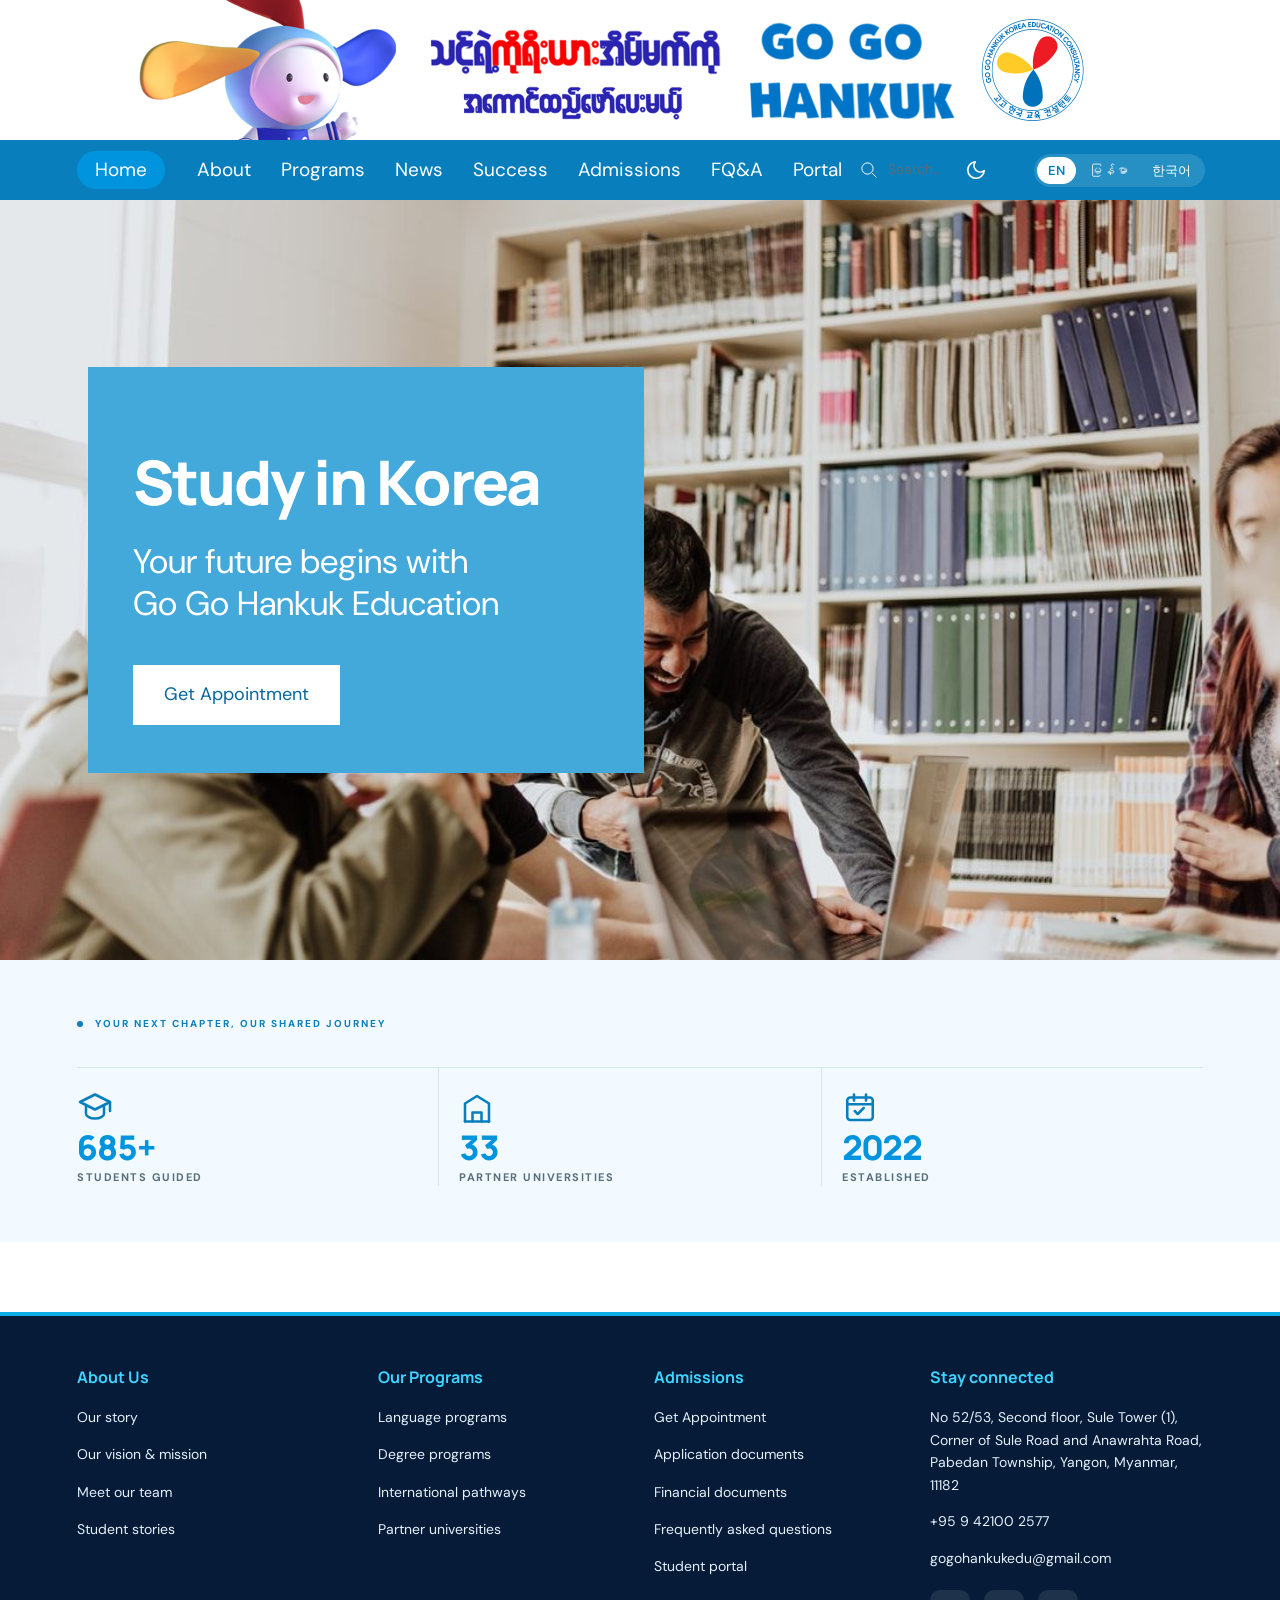
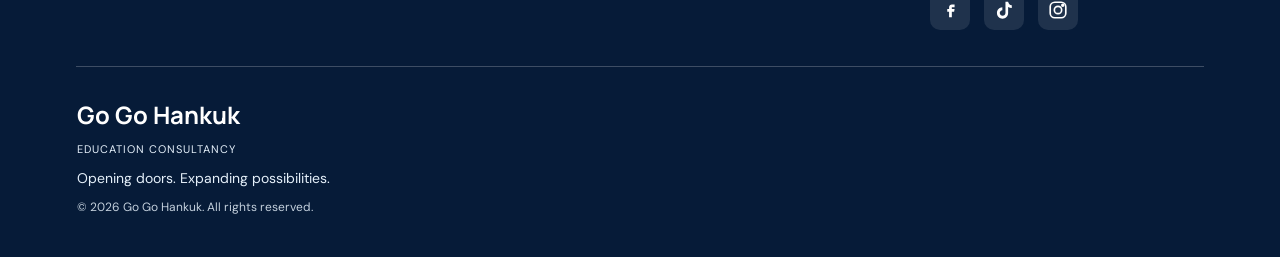
<file: index.html>
<!doctype html>
<html lang="en">

<head>
    <meta charset="utf-8">
    <meta name="viewport" content="width=device-width,initial-scale=1">
    <meta name="description" content="Go Go Education — Home. Explore your education journey.">
    <title>Home | Go Go Education</title>
    <link rel="icon" href="assets/go-go-logo.png">
    <script>(function(){try{var t=localStorage.getItem("theme");if(t!=="dark"&&t!=="light")t=matchMedia("(prefers-color-scheme:dark)").matches?"dark":"light";document.documentElement.setAttribute("data-theme",t);}catch(e){}})()</script>
    <link rel="stylesheet" href="styles.css">
    <link rel="stylesheet" href="home-layout.css">
    <link rel="stylesheet" href="pages.css">
    <link rel="stylesheet" href="theme.css">
    <script src="content.js" defer></script>
    <script src="cms-bridge.js" defer></script>
    <script src="cms-client.js" defer></script>
    <script src="translations.js" defer></script>
    <script src="i18n.js" defer></script>
    <script src="app.js" defer></script>
</head>

<body><a class="skip" href="#main">Skip to content</a>
    <header class="school-header"><a class="web-banner" href="index.html"
            aria-label="Go Go Education home"><img src="assets/web-banner.png"
                alt="Go Go Hankuk Korea Education Consultancy banner" width="2560" height="280"></a>
        <div class="mobile-bar"><span>GO GO EDUCATION</span><button class="menu-toggle" aria-expanded="false"
                aria-controls="navigation">Menu ☰</button></div>
        <nav id="navigation" aria-label="Main navigation"><a href="index.html" aria-current="page">Home</a><a href="about.html">About</a><a
                href="programs.html">Programs</a><a href="news.html">News</a><a href="success.html">Success</a><a
                href="admissions.html">Admissions</a><a href="faq.html">FQ&A</a><a href="portal.html">Portal</a><button class="nav-search"
                id="search-open" aria-label="Search programs"><img src="assets/search.svg" width="25" height="25"
                    alt=""><span class="nav-search-label">Search…</span></button><button class="theme-toggle" id="theme-toggle" aria-label="Switch to dark mode"><svg class="icon-moon" viewBox="0 0 24 24" aria-hidden="true"><path d="M21 12.8A9 9 0 1 1 11.2 3a7 7 0 0 0 9.8 9.8z"/></svg><svg class="icon-sun" viewBox="0 0 24 24" aria-hidden="true"><circle cx="12" cy="12" r="4"/><path d="M12 2v2M12 20v2M4.9 4.9l1.4 1.4M17.7 17.7l1.4 1.4M2 12h2M20 12h2M4.9 19.1l1.4-1.4M17.7 6.3l1.4-1.4"/></svg></button></nav>
    </header>
    <main id="main">
        <section class="hero">
            <div class="hero-copy">
                <p class="eyebrow"><span class="dot"></span> BIG DREAMS. NEW POSSIBILITIES.</p>
                <h1 id="hero-title">Study in Korea</h1>
                <p id="hero-description" class="intro"></p>
                <div class="hero-actions"><a class="button js-appointment" href="admissions.html">Get Appointment</a><a
                        class="text-link" href="admissions.html">Talk to an advisor <span>→</span></a></div>
                <div class="hero-note"><span class="note-icon">✧</span><span>Your ambition. Our guidance.<br><strong>A
                            world of opportunity.</strong></span></div>
            </div>
            <div class="hero-visual"><img id="hero-image" alt="Students collaborating on their studies"
                    fetchpriority="high">
                <div class="image-label"><span class="mini-globe">◎</span> A brighter future, without borders.</div>
                <div class="floating-note"><span>✦</span>
                    <div>Dream big.<br><strong>We’ll help you get there.</strong></div>
                </div><span class="photo-index">01 / YOUR JOURNEY BEGINS</span>
            </div>
        </section>
        <section class="impact">
            <p class="eyebrow"><span class="dot"></span> YOUR NEXT CHAPTER, OUR SHARED JOURNEY</p>
            <ul class="about-stats impact-stats" id="impact-stats"></ul>
        </section>
    </main>
    <footer>
        <div class="footer-band">
            <div class="footer-main">
                <div class="footer-col">
                    <strong>About Us</strong>
                    <a href="about.html#about-us">Our story</a>
                    <a href="about.html#vision-mission">Our vision &amp; mission</a>
                    <a href="about.html#leadership">Meet our team</a>
                    <a href="success.html">Student stories</a>
                </div>
                <div class="footer-col">
                    <strong>Our Programs</strong>
                    <a href="programs.html">Language programs</a>
                    <a href="programs.html">Degree programs</a>
                    <a href="programs.html">International pathways</a>
                    <a href="about.html#network">Partner universities</a>
                </div>
                <div class="footer-col">
                    <strong>Admissions</strong>
                    <a href="admissions.html" class="js-appointment">Get Appointment</a>
                    <a href="admissions.html">Application documents</a>
                    <a href="admissions.html">Financial documents</a>
                    <a href="faq.html">Frequently asked questions</a>
                    <a href="portal.html">Student portal</a>
                </div>
                <div class="footer-col footer-contact">
                    <strong>Stay connected</strong>
                    <p>No 52/53, Second floor, Sule Tower (1), Corner of Sule Road and Anawrahta Road, Pabedan Township, Yangon, Myanmar, 11182</p>
                    <a href="tel:+959421002577">+95 9 42100 2577</a>
                    <a href="mailto:gogohankukedu@gmail.com">gogohankukedu@gmail.com</a>
                    <div class="social-links">
                        <a href="https://www.facebook.com/share/17Yx3BDXqD/" target="_blank" rel="noopener" aria-label="Facebook"><svg viewBox="0 0 24 24" fill="currentColor"><path d="M14 9h3V6h-3c-1.7 0-3 1.3-3 3v2H9v3h2v6h3v-6h2.5l.5-3H14V9c0-.3.2-.5.5-.5z"/></svg></a>
                        <a href="https://www.tiktok.com/@go.go.hankuk" target="_blank" rel="noopener" aria-label="TikTok"><svg viewBox="0 0 24 24" fill="currentColor"><path d="M16.5 3c.4 2.1 1.8 3.6 4 3.9v3c-1.4 0-2.8-.4-4-1.2v6.6c0 3.4-2.7 6.2-6.1 6.2S4.3 18.7 4.3 15.3c0-3.3 2.6-6 5.9-6.2v3.1c-1.6.2-2.8 1.5-2.8 3.1 0 1.7 1.4 3.1 3.1 3.1s3.1-1.4 3.1-3.1V3h2.9z"/></svg></a>
                        <a href="https://www.instagram.com/gogohankuk" target="_blank" rel="noopener" aria-label="Instagram"><svg viewBox="0 0 24 24" fill="none" stroke="currentColor" stroke-width="1.8"><rect x="3.5" y="3.5" width="17" height="17" rx="5"/><circle cx="12" cy="12" r="4"/><circle cx="17.2" cy="6.8" r="1"/></svg></a>
                    </div>
                </div>
            </div>
            <div class="footer-divider"></div>
            <div class="footer-brand-row"><span><strong data-brand>Go Go Hankuk</strong></span>
                <p class="footer-tagline-small">EDUCATION CONSULTANCY</p>
                <p class="footer-tagline">Opening doors. Expanding possibilities.</p>
                <p class="footer-copy">© <span id="year"></span> <span data-brand>Go Go Hankuk</span>. All rights reserved.</p>
            </div>
        </div>
    </footer>
    <dialog id="detail-dialog" aria-labelledby="dialog-title"><button class="close-dialog"
            aria-label="Close details">×</button>
        <p class="eyebrow" id="dialog-label"></p>
        <h2 id="dialog-title"></h2>
        <div id="dialog-body"></div><a class="button" href="admissions.html" id="dialog-cta">Talk about your next step
            ↗</a>
    </dialog><noscript>
        <p>Enable JavaScript to view program details and news content.</p>
    </noscript>
</body>

</html>
</file>
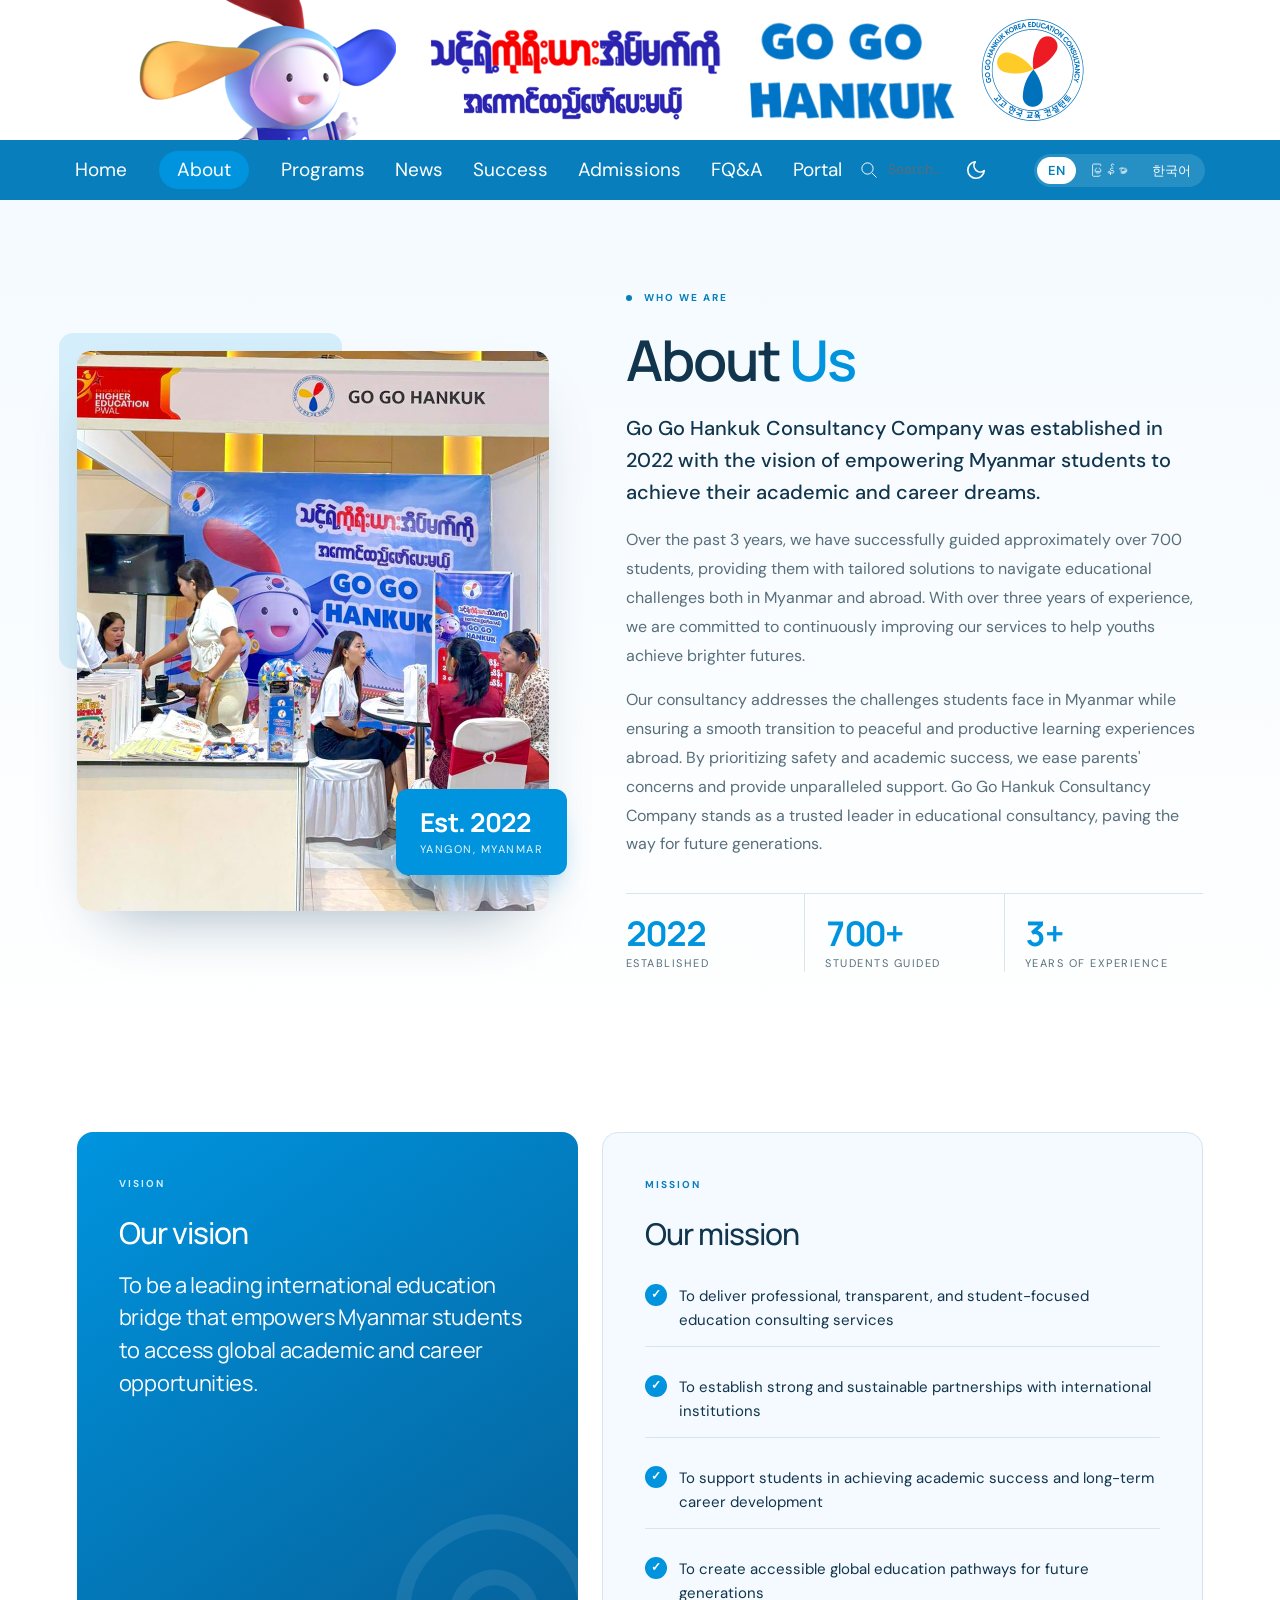
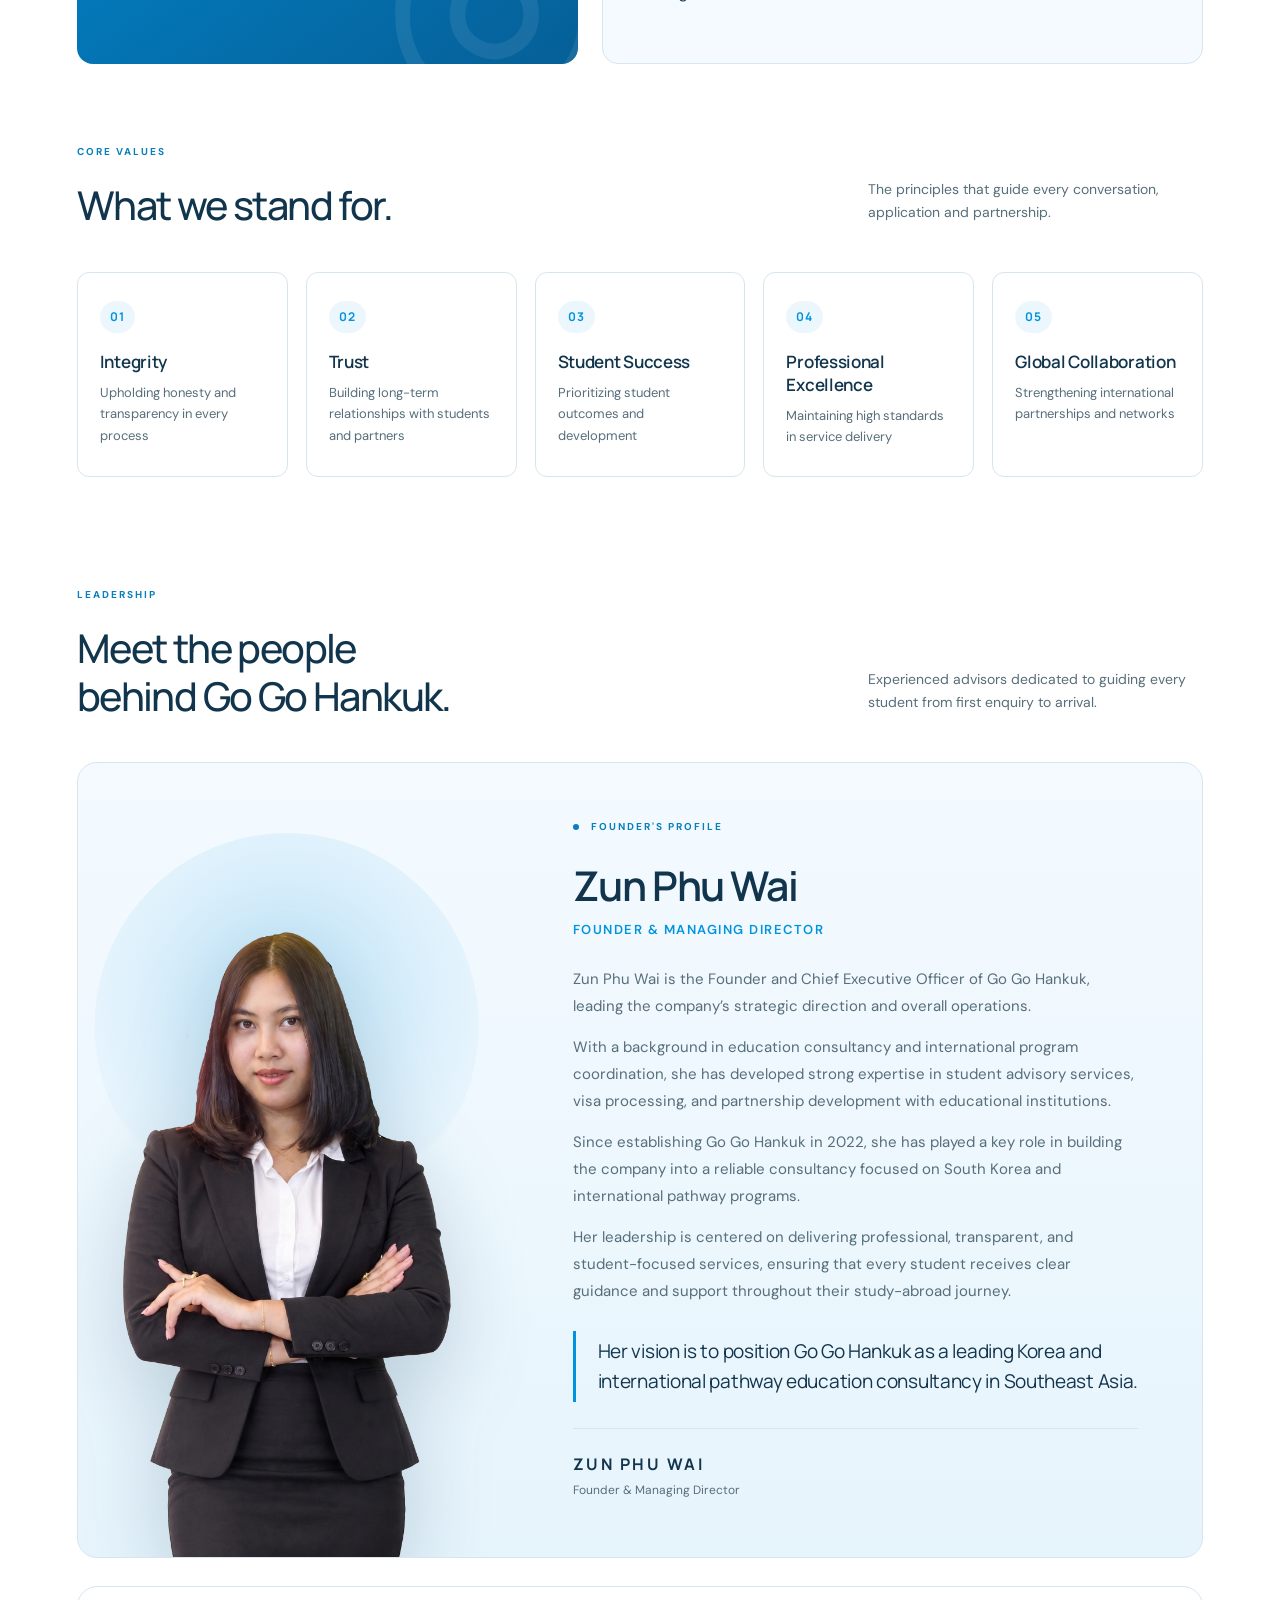
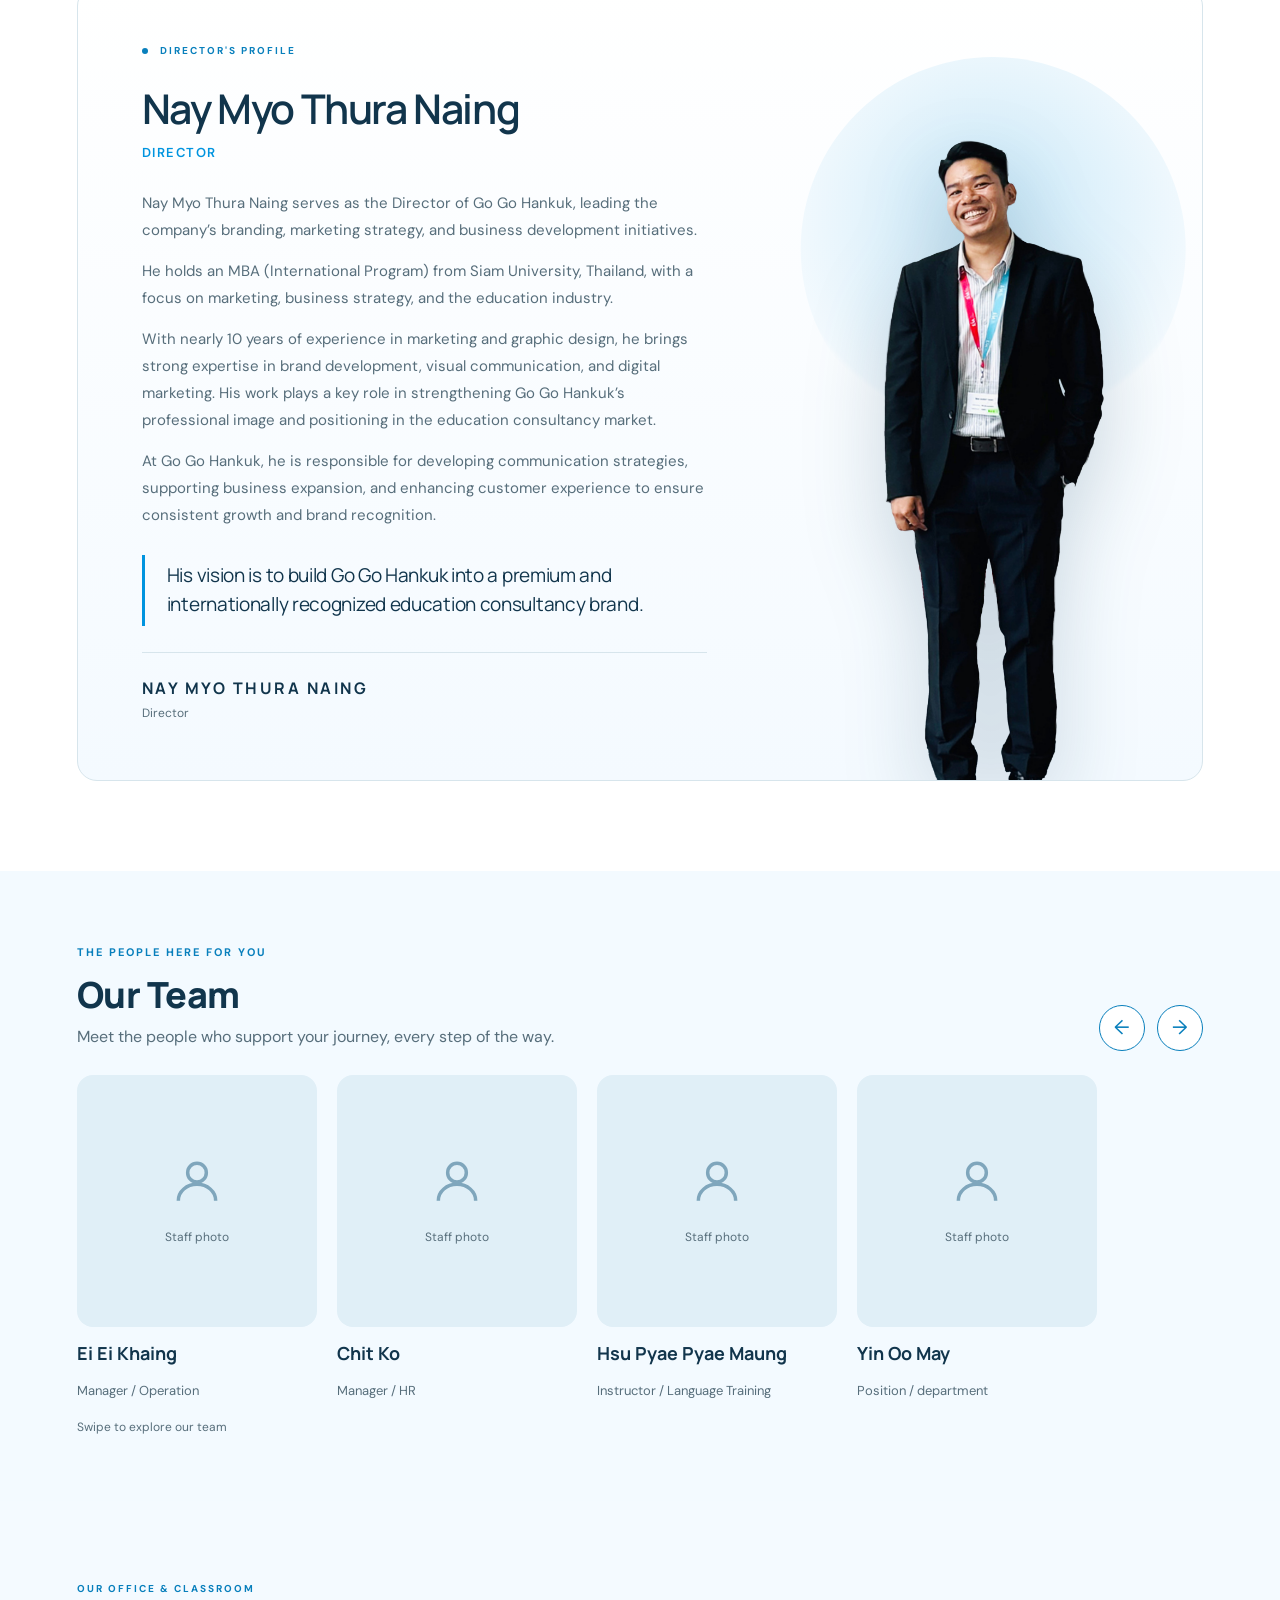
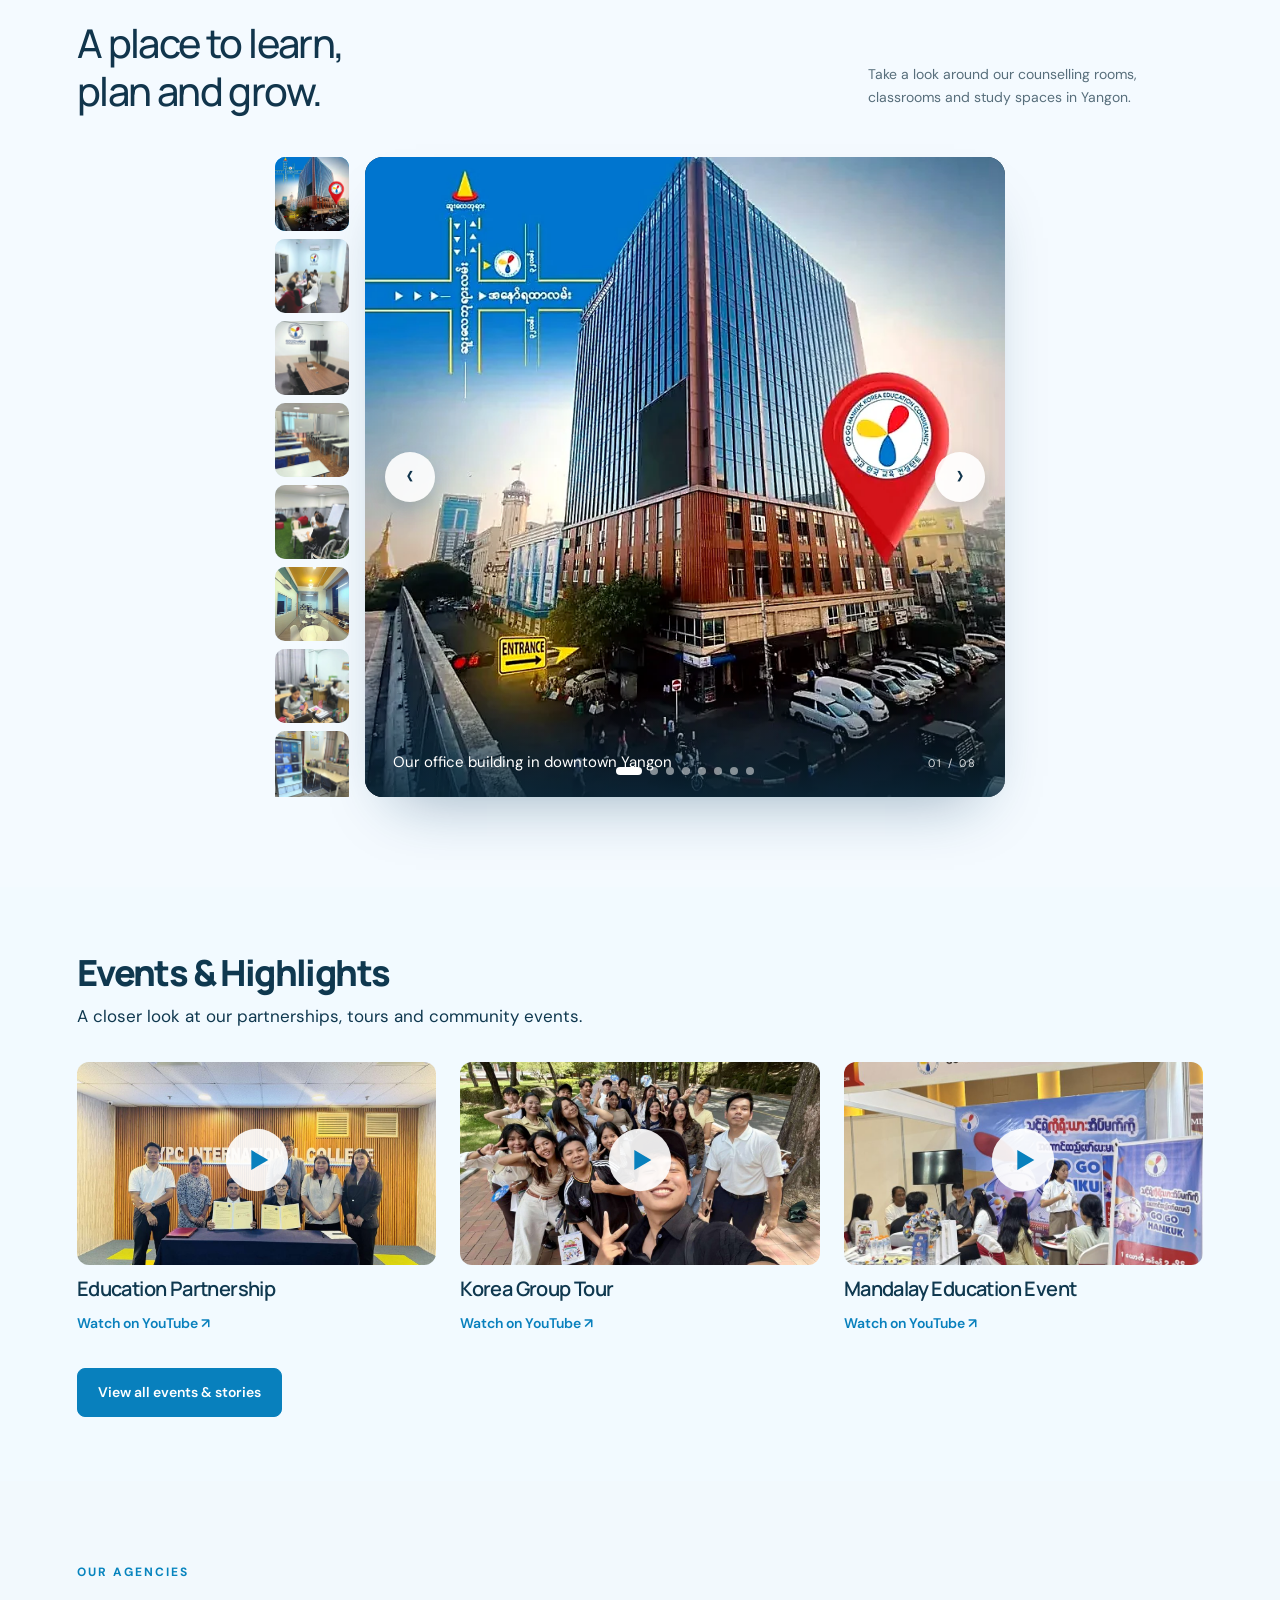
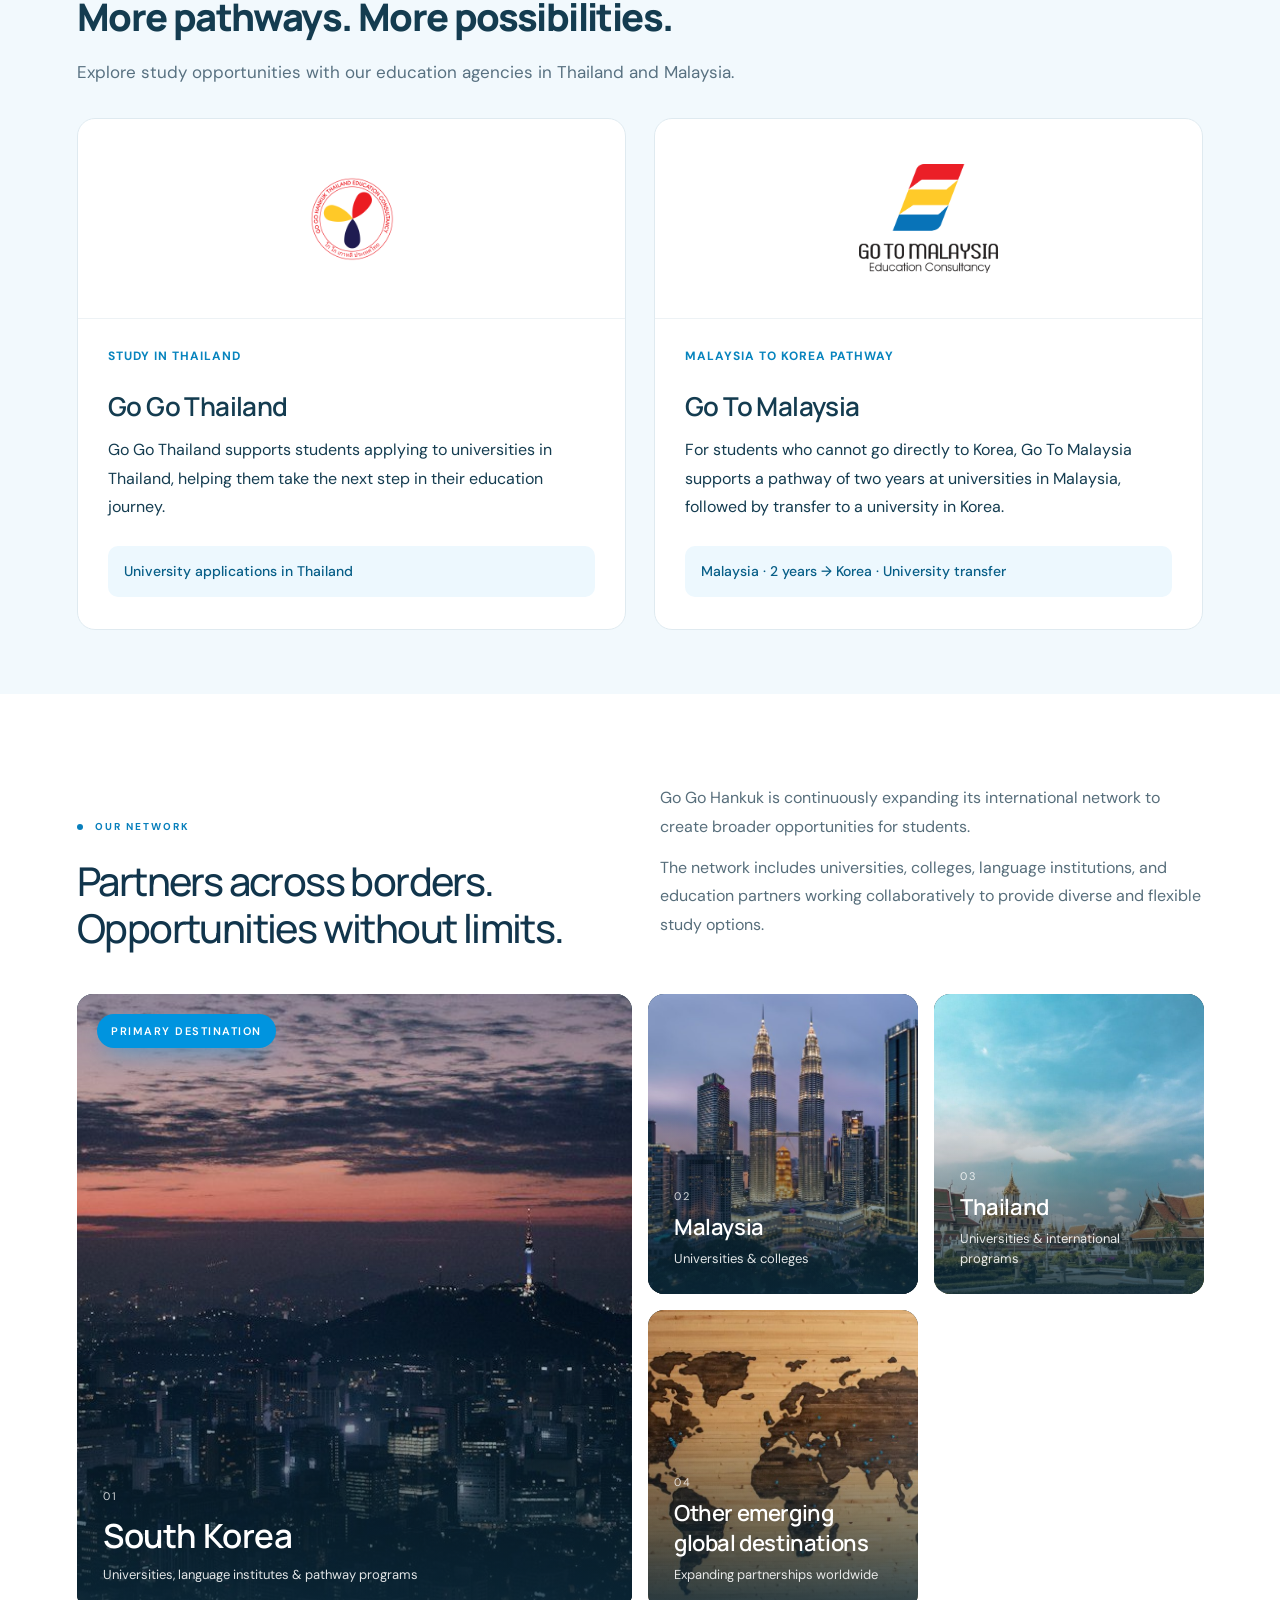
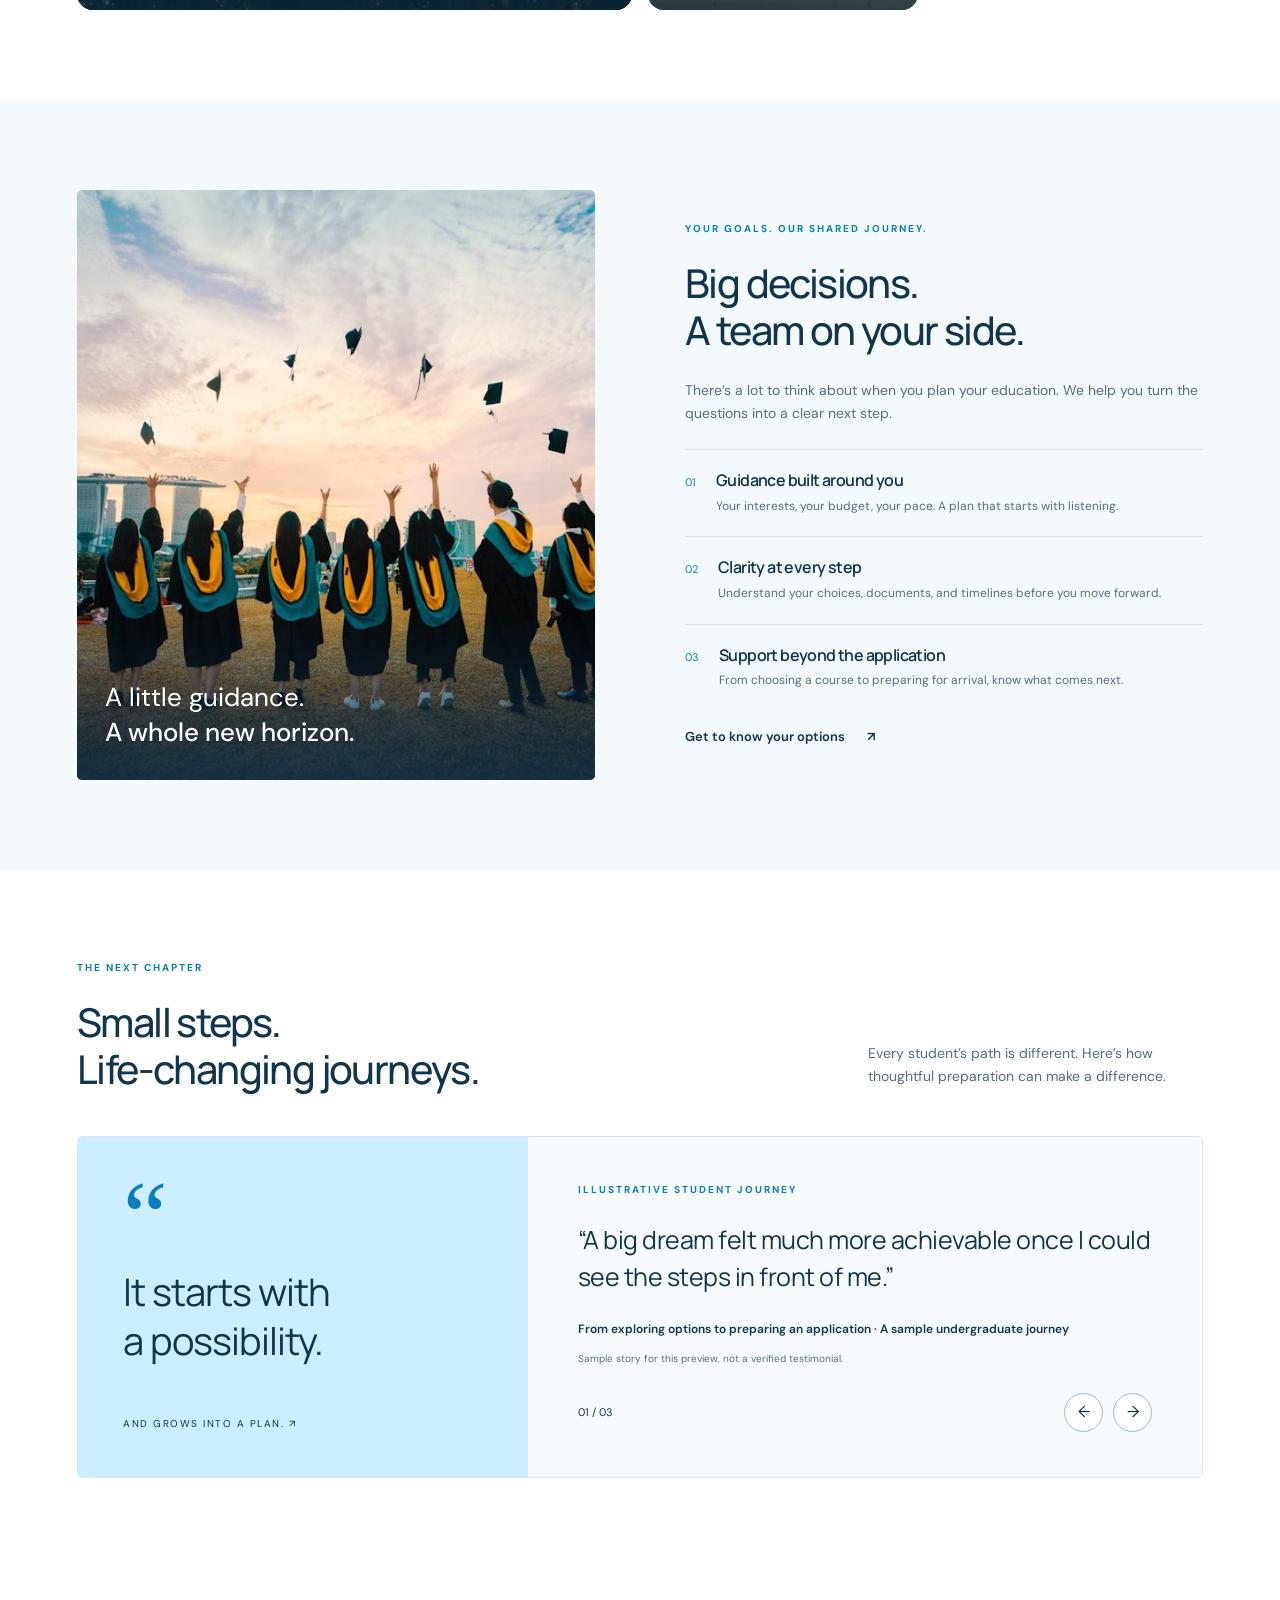
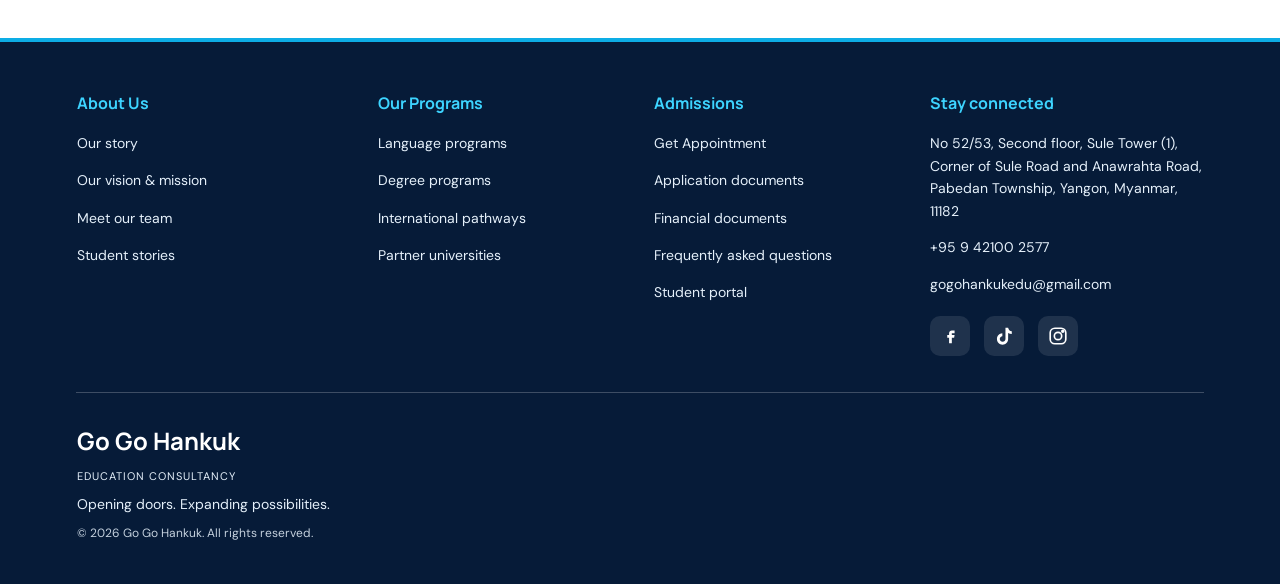
<file: about.html>
<!doctype html>
<html lang="en">

<head>
    <meta charset="utf-8">
    <meta name="viewport" content="width=device-width,initial-scale=1">
    <meta name="description" content="Go Go Education — About. Explore your education journey.">
    <title>About | Go Go Education</title>
    <link rel="icon" href="assets/go-go-logo.png">
    <script>(function(){try{var t=localStorage.getItem("theme");if(t!=="dark"&&t!=="light")t=matchMedia("(prefers-color-scheme:dark)").matches?"dark":"light";document.documentElement.setAttribute("data-theme",t);}catch(e){}})()</script>
    <link rel="stylesheet" href="styles.css">
    <link rel="stylesheet" href="home-layout.css">
    <link rel="stylesheet" href="pages.css">
    <link rel="stylesheet" href="theme.css">
    <script src="content.js" defer></script>
    <script src="cms-bridge.js" defer></script>
    <script src="cms-client.js" defer></script>
    <script src="translations.js" defer></script>
    <script src="i18n.js" defer></script>
    <script src="app.js" defer></script>
</head>

<body><a class="skip" href="#main">Skip to content</a>
    <header class="school-header"><a class="web-banner" href="index.html" aria-label="Go Go Education home"><img
                src="assets/web-banner.png" alt="Go Go Hankuk Korea Education Consultancy banner" width="2560"
                height="280"></a>
        <div class="mobile-bar"><span>GO GO EDUCATION</span><button class="menu-toggle" aria-expanded="false"
                aria-controls="navigation">Menu ☰</button></div>
        <nav id="navigation" aria-label="Main navigation"><a href="index.html">Home</a><a href="about.html"
                aria-current="page">About</a><a href="programs.html">Programs</a><a href="news.html">News</a><a
                href="success.html">Success</a><a href="admissions.html">Admissions</a><a
                href="faq.html">FQ&A</a><a href="portal.html">Portal</a><button class="nav-search" id="search-open" aria-label="Search programs"><img
                    src="assets/search.svg" width="25" height="25" alt=""><span class="nav-search-label">Search…</span></button><button class="theme-toggle" id="theme-toggle" aria-label="Switch to dark mode"><svg class="icon-moon" viewBox="0 0 24 24" aria-hidden="true"><path d="M21 12.8A9 9 0 1 1 11.2 3a7 7 0 0 0 9.8 9.8z"/></svg><svg class="icon-sun" viewBox="0 0 24 24" aria-hidden="true"><circle cx="12" cy="12" r="4"/><path d="M12 2v2M12 20v2M4.9 4.9l1.4 1.4M17.7 17.7l1.4 1.4M2 12h2M20 12h2M4.9 19.1l1.4-1.4M17.7 6.3l1.4-1.4"/></svg></button></nav>
    </header>
    <main id="main">
        <section id="about-us" class="about-intro">
            <div class="about-media">
                <img id="about-image" alt="Students celebrating their achievements together" loading="lazy">
                <div class="about-badge"><strong>Est. 2022</strong><span>Yangon, Myanmar</span></div>
            </div>
            <div class="about-copy">
                <p class="eyebrow"><span class="dot"></span> WHO WE ARE</p>
                <h1 data-i18n="aboutUsTitle">About <em>Us</em></h1>
                <p class="about-lead">Go Go Hankuk Consultancy Company was established in 2022 with the vision of
                    empowering Myanmar students to achieve their academic and career dreams.</p>
                <p>Over the past 3 years, we have successfully guided approximately over 700 students, providing them
                    with tailored solutions to navigate educational challenges both in Myanmar and abroad. With over
                    three years of experience, we are committed to continuously improving our services to help youths
                    achieve brighter futures.</p>
                <p>Our consultancy addresses the challenges students face in Myanmar while ensuring a smooth transition
                    to peaceful and productive learning experiences abroad. By prioritizing safety and academic
                    success, we ease parents' concerns and provide unparalleled support. Go Go Hankuk Consultancy
                    Company stands as a trusted leader in educational consultancy, paving the way for future
                    generations.</p>
                <ul class="about-stats">
                    <li><strong>2022</strong><span>Established</span></li>
                    <li><strong>700+</strong><span>Students guided</span></li>
                    <li><strong>3+</strong><span>Years of experience</span></li>
                </ul>
            </div>
        </section>
        <section id="vision-mission" class="vmv section">
            <div class="vmv-top">
                <article class="vmv-card vmv-vision">
                    <p class="eyebrow">VISION</p>
                    <h2>Our vision</h2>
                    <p class="vmv-statement">To be a leading international education bridge that empowers Myanmar
                        students to access global academic and career opportunities.</p>
                    <span class="vmv-glyph" aria-hidden="true">◎</span>
                </article>
                <article class="vmv-card vmv-mission">
                    <p class="eyebrow">MISSION</p>
                    <h2>Our mission</h2>
                    <ul class="vmv-list">
                        <li>To deliver professional, transparent, and student-focused education consulting services</li>
                        <li>To establish strong and sustainable partnerships with international institutions</li>
                        <li>To support students in achieving academic success and long-term career development</li>
                        <li>To create accessible global education pathways for future generations</li>
                    </ul>
                </article>
            </div>
            <div class="vmv-values">
                <div class="section-heading">
                    <div>
                        <p class="eyebrow">CORE VALUES</p>
                        <h2>What we stand for.</h2>
                    </div>
                    <p>The principles that guide every conversation, application and partnership.</p>
                </div>
                <ul class="values-grid">
                    <li><span class="value-icon" aria-hidden="true">01</span><h3>Integrity</h3><p>Upholding honesty and transparency in every process</p></li>
                    <li><span class="value-icon" aria-hidden="true">02</span><h3>Trust</h3><p>Building long-term relationships with students and partners</p></li>
                    <li><span class="value-icon" aria-hidden="true">03</span><h3>Student Success</h3><p>Prioritizing student outcomes and development</p></li>
                    <li><span class="value-icon" aria-hidden="true">04</span><h3>Professional Excellence</h3><p>Maintaining high standards in service delivery</p></li>
                    <li><span class="value-icon" aria-hidden="true">05</span><h3>Global Collaboration</h3><p>Strengthening international partnerships and networks</p></li>
                </ul>
            </div>
        </section>
        <section id="leadership" class="leadership section">
            <div class="section-heading">
                <div>
                    <p class="eyebrow">LEADERSHIP</p>
                    <h2>Meet the people<br>behind Go Go Hankuk.</h2>
                </div>
                <p>Experienced advisors dedicated to guiding every student from first enquiry to arrival.</p>
            </div>
            <article class="leader">
                <div class="leader-photo">
                    <img src="assets/Zun%20Phu%20Wai.png" alt="Zun Phu Wai, Founder and Managing Director of Go Go Hankuk" loading="lazy" width="1128" height="2166">
                </div>
                <div class="leader-bio">
                    <p class="eyebrow"><span class="dot"></span> FOUNDER'S PROFILE</p>
                    <h3 class="leader-name">Zun Phu Wai</h3>
                    <p class="leader-role">Founder &amp; Managing Director</p>
                    <p>Zun Phu Wai is the Founder and Chief Executive Officer of Go Go Hankuk, leading the company’s
                        strategic direction and overall operations.</p>
                    <p>With a background in education consultancy and international program coordination, she has
                        developed strong expertise in student advisory services, visa processing, and partnership
                        development with educational institutions.</p>
                    <p>Since establishing Go Go Hankuk in 2022, she has played a key role in building the company into
                        a reliable consultancy focused on South Korea and international pathway programs.</p>
                    <p>Her leadership is centered on delivering professional, transparent, and student-focused
                        services, ensuring that every student receives clear guidance and support throughout their
                        study-abroad journey.</p>
                    <blockquote class="leader-quote">Her vision is to position Go Go Hankuk as a leading Korea and
                        international pathway education consultancy in Southeast Asia.</blockquote>
                    <div class="leader-sign"><strong>ZUN PHU WAI</strong><span>Founder &amp; Managing Director</span></div>
                </div>
            </article>
            <article class="leader leader-alt">
                <div class="leader-photo">
                    <img src="assets/NayMyo.png" alt="Nay Myo Thura Naing, Director of Go Go Hankuk" loading="lazy" width="814" height="1500">
                </div>
                <div class="leader-bio">
                    <p class="eyebrow"><span class="dot"></span> DIRECTOR'S PROFILE</p>
                    <h3 class="leader-name">Nay Myo Thura Naing</h3>
                    <p class="leader-role">Director</p>
                    <p>Nay Myo Thura Naing serves as the Director of Go Go Hankuk, leading the company’s branding,
                        marketing strategy, and business development initiatives.</p>
                    <p>He holds an MBA (International Program) from Siam University, Thailand, with a focus on
                        marketing, business strategy, and the education industry.</p>
                    <p>With nearly 10 years of experience in marketing and graphic design, he brings strong expertise
                        in brand development, visual communication, and digital marketing. His work plays a key role
                        in strengthening Go Go Hankuk’s professional image and positioning in the education
                        consultancy market.</p>
                    <p>At Go Go Hankuk, he is responsible for developing communication strategies, supporting business
                        expansion, and enhancing customer experience to ensure consistent growth and brand
                        recognition.</p>
                    <blockquote class="leader-quote">His vision is to build Go Go Hankuk into a premium and
                        internationally recognized education consultancy brand.</blockquote>
                    <div class="leader-sign"><strong>NAY MYO THURA NAING</strong><span>Director</span></div>
                </div>
            </article>
        </section>
        <section id="team" class="team">
            <div class="team-head">
                <div>
                    <p class="eyebrow">THE PEOPLE HERE FOR YOU</p>
                    <h2>Our Team</h2>
                    <p>Meet the people who support your journey, every step of the way.</p>
                </div>
                <div class="team-controls">
                    <button id="team-prev" aria-label="Previous team members">←</button>
                    <button id="team-next" aria-label="Next team members">→</button>
                </div>
            </div>
            <ul class="team-carousel" id="team-carousel" aria-label="Team carousel — swipe left or right"></ul>
            <p class="team-hint">Swipe to explore our team</p>
        </section>
        <section id="office" class="office section">
            <div class="section-heading">
                <div>
                    <p class="eyebrow">OUR OFFICE &amp; CLASSROOM</p>
                    <h2>A place to learn,<br>plan and grow.</h2>
                </div>
                <p>Take a look around our counselling rooms, classrooms and study spaces in Yangon.</p>
            </div>
            <div class="office-layout">
                <ul class="office-grid" id="office-grid" aria-label="Choose a photo"></ul>
                <div class="office-slider" id="office-slider" tabindex="0" aria-roledescription="carousel" aria-label="Office and classroom photos">
                    <div class="office-track" id="office-track"></div>
                    <button class="office-arrow prev" id="office-prev" aria-label="Previous photo">&#8249;</button>
                    <button class="office-arrow next" id="office-next" aria-label="Next photo">&#8250;</button>
                    <div class="office-caption"><span id="office-caption"></span><span id="office-counter"></span></div>
                    <div class="office-dots" id="office-dots"></div>
                </div>
            </div>
        </section>
        <section id="story-video" class="story-video">
            <h2>Events &amp; Highlights</h2>
            <p>A closer look at our partnerships, tours and community events.</p>
            <ul class="video-cards">
                <li>
                    <div class="video-thumb"><img src="assets/figma/video-education-partnership.jpg" alt="" loading="lazy"><button aria-label="Play Education Partnership video"><svg viewBox="0 0 24 24" fill="currentColor"><circle cx="12" cy="12" r="11" fill="#fff" opacity=".9"/><path d="M10 8.5v7l6-3.5z" fill="#0880bd"/></svg></button></div>
                    <h3>Education Partnership</h3>
                    <a href="https://www.tiktok.com/@go.go.hankuk" target="_blank" rel="noopener">Watch on YouTube ↗</a>
                </li>
                <li>
                    <div class="video-thumb"><img src="assets/figma/video-korea-group-tour.jpg" alt="" loading="lazy"><button aria-label="Play Korea Group Tour video"><svg viewBox="0 0 24 24" fill="currentColor"><circle cx="12" cy="12" r="11" fill="#fff" opacity=".9"/><path d="M10 8.5v7l6-3.5z" fill="#0880bd"/></svg></button></div>
                    <h3>Korea Group Tour</h3>
                    <a href="https://www.tiktok.com/@go.go.hankuk" target="_blank" rel="noopener">Watch on YouTube ↗</a>
                </li>
                <li>
                    <div class="video-thumb"><img src="assets/figma/video-mandalay-event.jpg" alt="" loading="lazy"><button aria-label="Play Mandalay Education Event video"><svg viewBox="0 0 24 24" fill="currentColor"><circle cx="12" cy="12" r="11" fill="#fff" opacity=".9"/><path d="M10 8.5v7l6-3.5z" fill="#0880bd"/></svg></button></div>
                    <h3>Mandalay Education Event</h3>
                    <a href="https://www.tiktok.com/@go.go.hankuk" target="_blank" rel="noopener">Watch on YouTube ↗</a>
                </li>
            </ul>
            <a class="button small" href="news.html">View all events &amp; stories</a>
        </section>
        <section id="agencies" class="agencies">
            <p class="eyebrow">OUR AGENCIES</p>
            <h2>More pathways. More possibilities.</h2>
            <p>Explore study opportunities with our education agencies in Thailand and Malaysia.</p>
            <div class="agency-grid">
                <article class="agency-card">
                    <div class="agency-logo"><img src="assets/figma/agency-thailand-logo.png" alt="Go Go Thailand" loading="lazy"></div>
                    <div class="agency-body">
                        <p class="eyebrow">STUDY IN THAILAND</p>
                        <h3>Go Go Thailand</h3>
                        <p>Go Go Thailand supports students applying to universities in Thailand, helping them take the next step in their education journey.</p>
                        <p class="agency-highlight">University applications in Thailand</p>
                    </div>
                </article>
                <article class="agency-card">
                    <div class="agency-logo"><img src="assets/figma/agency-malaysia-logo.png" alt="Go To Malaysia Education Consultancy" loading="lazy"></div>
                    <div class="agency-body">
                        <p class="eyebrow">MALAYSIA TO KOREA PATHWAY</p>
                        <h3>Go To Malaysia</h3>
                        <p>For students who cannot go directly to Korea, Go To Malaysia supports a pathway of two years at universities in Malaysia, followed by transfer to a university in Korea.</p>
                        <p class="agency-highlight">Malaysia · 2 years → Korea · University transfer</p>
                    </div>
                </article>
            </div>
        </section>
        <section id="network" class="network section">
            <div class="network-intro">
                <div>
                    <p class="eyebrow"><span class="dot"></span> OUR NETWORK</p>
                    <h2>Partners across borders.<br>Opportunities without limits.</h2>
                </div>
                <div class="network-copy">
                    <p>Go Go Hankuk is continuously expanding its international network to create broader
                        opportunities for students.</p>
                    <p>The network includes universities, colleges, language institutions, and education partners
                        working collaboratively to provide diverse and flexible study options.</p>
                </div>
            </div>
            <ul class="network-grid" id="network-list"></ul>
        </section>
        <section id="why-us" class="why section">
            <div class="why-photo"><img id="why-image" loading="lazy" alt="University campus surrounded by trees">
                <div class="photo-caption">A little guidance.<br><strong>A whole new horizon.</strong></div>
            </div>
            <div class="why-copy">
                <p class="eyebrow">YOUR GOALS. OUR SHARED JOURNEY.</p>
                <h2>Big decisions.<br>A team on your side.</h2>
                <p>There’s a lot to think about when you plan your education. We help you turn the questions into a
                    clear next step.</p>
                <div id="benefit-list"></div><a class="text-link" href="admissions.html">Get to know your options
                    <span>↗</span></a>
            </div>
        </section>
        <section id="stories" class="section stories">
            <div class="section-heading">
                <div>
                    <p class="eyebrow">THE NEXT CHAPTER</p>
                    <h2>Small steps.<br>Life-changing journeys.</h2>
                </div>
                <p>Every student’s path is different. Here’s how thoughtful preparation can make a difference.</p>
            </div>
            <div class="story-layout">
                <div class="story-art"><span>“</span>
                    <p>It starts with<br>a possibility.</p>
                    <div>AND GROWS INTO A PLAN. ↗</div>
                </div>
                <div class="story-content">
                    <p class="eyebrow">ILLUSTRATIVE STUDENT JOURNEY</p>
                    <blockquote id="story-quote"></blockquote>
                    <p id="story-name" class="story-name"></p>
                    <p class="disclaimer">Sample story for this preview, not a verified testimonial.</p>
                    <div class="story-controls"><span id="story-counter" aria-live="polite"></span><button
                            id="story-prev" aria-label="Previous story">←</button><button id="story-next"
                            aria-label="Next story">→</button></div>
                </div>
            </div>
        </section>
    </main>
    <footer>
        <div class="footer-band">
            <div class="footer-main">
                <div class="footer-col">
                    <strong>About Us</strong>
                    <a href="about.html#about-us">Our story</a>
                    <a href="about.html#vision-mission">Our vision &amp; mission</a>
                    <a href="about.html#leadership">Meet our team</a>
                    <a href="success.html">Student stories</a>
                </div>
                <div class="footer-col">
                    <strong>Our Programs</strong>
                    <a href="programs.html">Language programs</a>
                    <a href="programs.html">Degree programs</a>
                    <a href="programs.html">International pathways</a>
                    <a href="about.html#network">Partner universities</a>
                </div>
                <div class="footer-col">
                    <strong>Admissions</strong>
                    <a href="admissions.html" class="js-appointment">Get Appointment</a>
                    <a href="admissions.html">Application documents</a>
                    <a href="admissions.html">Financial documents</a>
                    <a href="faq.html">Frequently asked questions</a>
                    <a href="portal.html">Student portal</a>
                </div>
                <div class="footer-col footer-contact">
                    <strong>Stay connected</strong>
                    <p>No 52/53, Second floor, Sule Tower (1), Corner of Sule Road and Anawrahta Road, Pabedan Township, Yangon, Myanmar, 11182</p>
                    <a href="tel:+959421002577">+95 9 42100 2577</a>
                    <a href="mailto:gogohankukedu@gmail.com">gogohankukedu@gmail.com</a>
                    <div class="social-links">
                        <a href="https://www.facebook.com/share/17Yx3BDXqD/" target="_blank" rel="noopener" aria-label="Facebook"><svg viewBox="0 0 24 24" fill="currentColor"><path d="M14 9h3V6h-3c-1.7 0-3 1.3-3 3v2H9v3h2v6h3v-6h2.5l.5-3H14V9c0-.3.2-.5.5-.5z"/></svg></a>
                        <a href="https://www.tiktok.com/@go.go.hankuk" target="_blank" rel="noopener" aria-label="TikTok"><svg viewBox="0 0 24 24" fill="currentColor"><path d="M16.5 3c.4 2.1 1.8 3.6 4 3.9v3c-1.4 0-2.8-.4-4-1.2v6.6c0 3.4-2.7 6.2-6.1 6.2S4.3 18.7 4.3 15.3c0-3.3 2.6-6 5.9-6.2v3.1c-1.6.2-2.8 1.5-2.8 3.1 0 1.7 1.4 3.1 3.1 3.1s3.1-1.4 3.1-3.1V3h2.9z"/></svg></a>
                        <a href="https://www.instagram.com/gogohankuk" target="_blank" rel="noopener" aria-label="Instagram"><svg viewBox="0 0 24 24" fill="none" stroke="currentColor" stroke-width="1.8"><rect x="3.5" y="3.5" width="17" height="17" rx="5"/><circle cx="12" cy="12" r="4"/><circle cx="17.2" cy="6.8" r="1"/></svg></a>
                    </div>
                </div>
            </div>
            <div class="footer-divider"></div>
            <div class="footer-brand-row"><span><strong data-brand>Go Go Hankuk</strong></span>
                <p class="footer-tagline-small">EDUCATION CONSULTANCY</p>
                <p class="footer-tagline">Opening doors. Expanding possibilities.</p>
                <p class="footer-copy">© <span id="year"></span> <span data-brand>Go Go Hankuk</span>. All rights reserved.</p>
            </div>
        </div>
    </footer>
    <dialog id="detail-dialog" aria-labelledby="dialog-title"><button class="close-dialog"
            aria-label="Close details">×</button>
        <p class="eyebrow" id="dialog-label"></p>
        <h2 id="dialog-title"></h2>
        <div id="dialog-body"></div><a class="button" href="admissions.html" id="dialog-cta">Talk about your next step
            ↗</a>
    </dialog><noscript>
        <p>Enable JavaScript to view program details and news content.</p>
    </noscript>
</body>

</html>
</file>
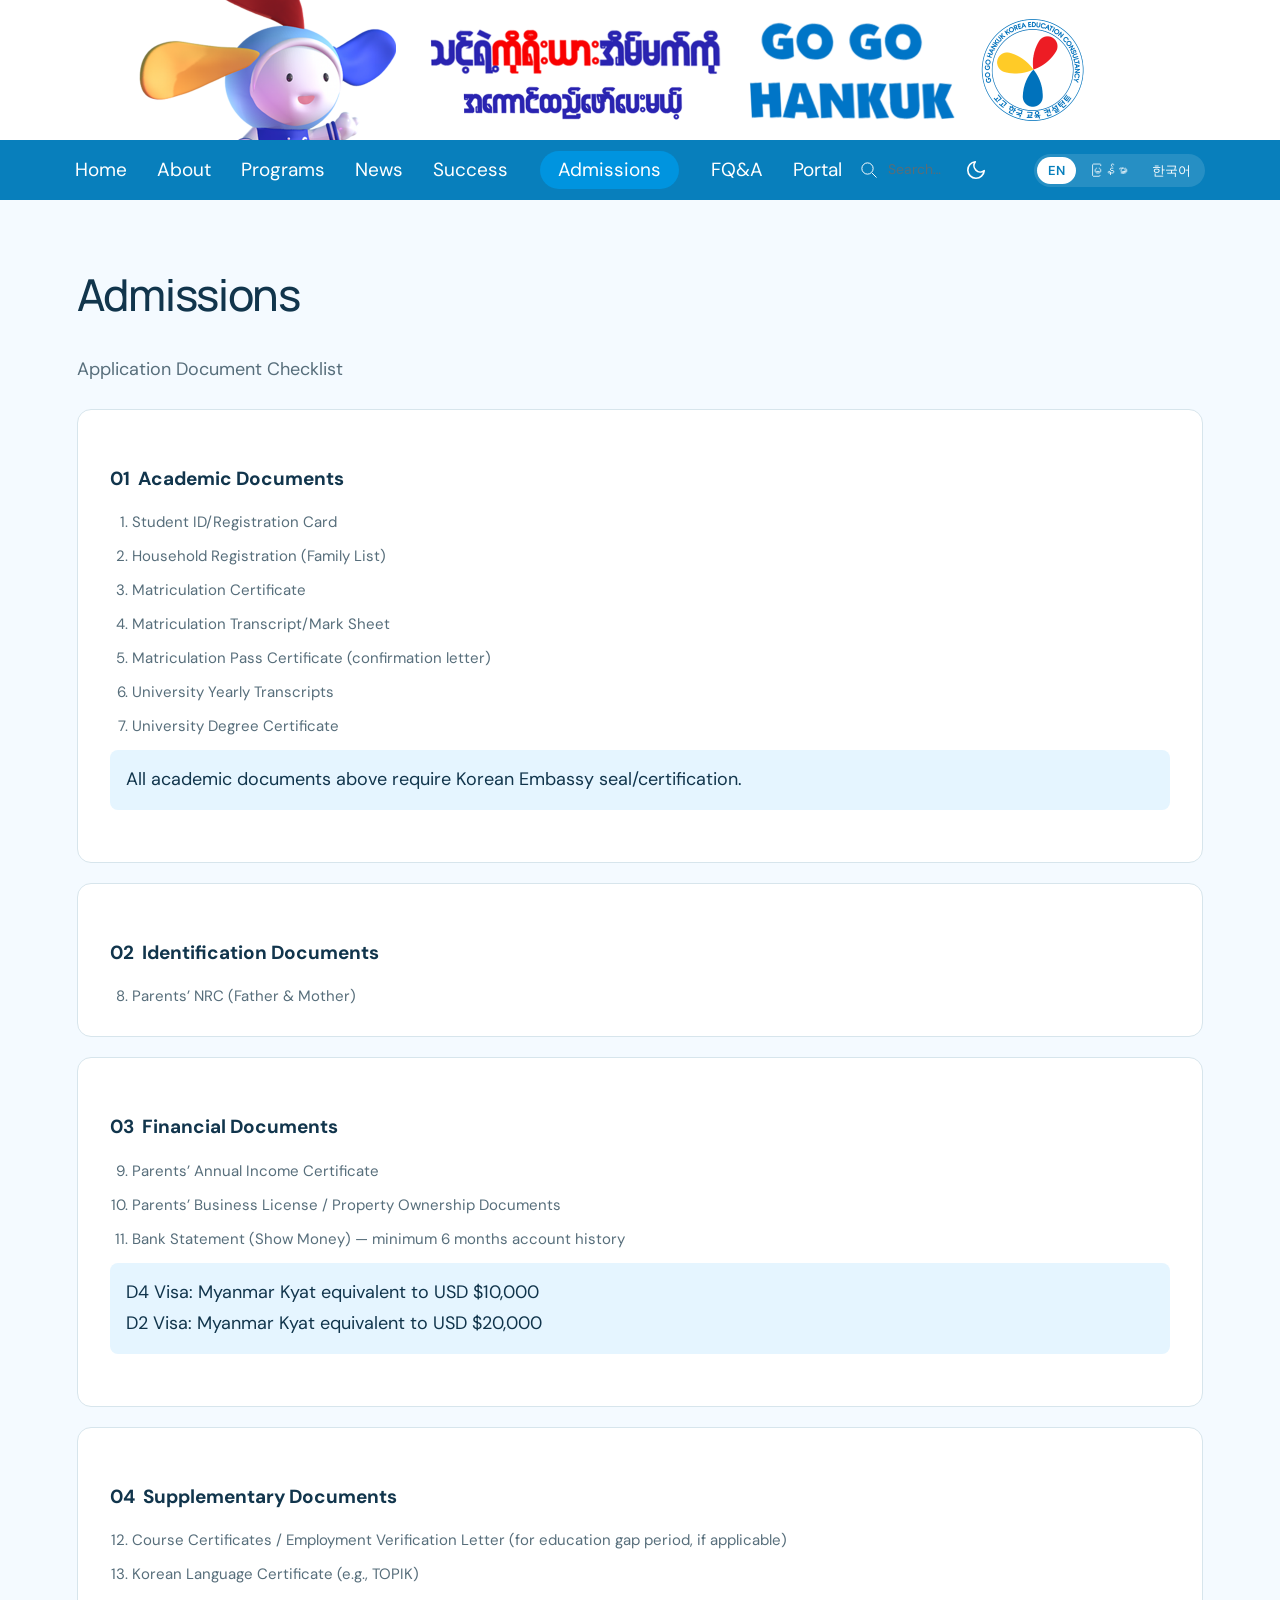
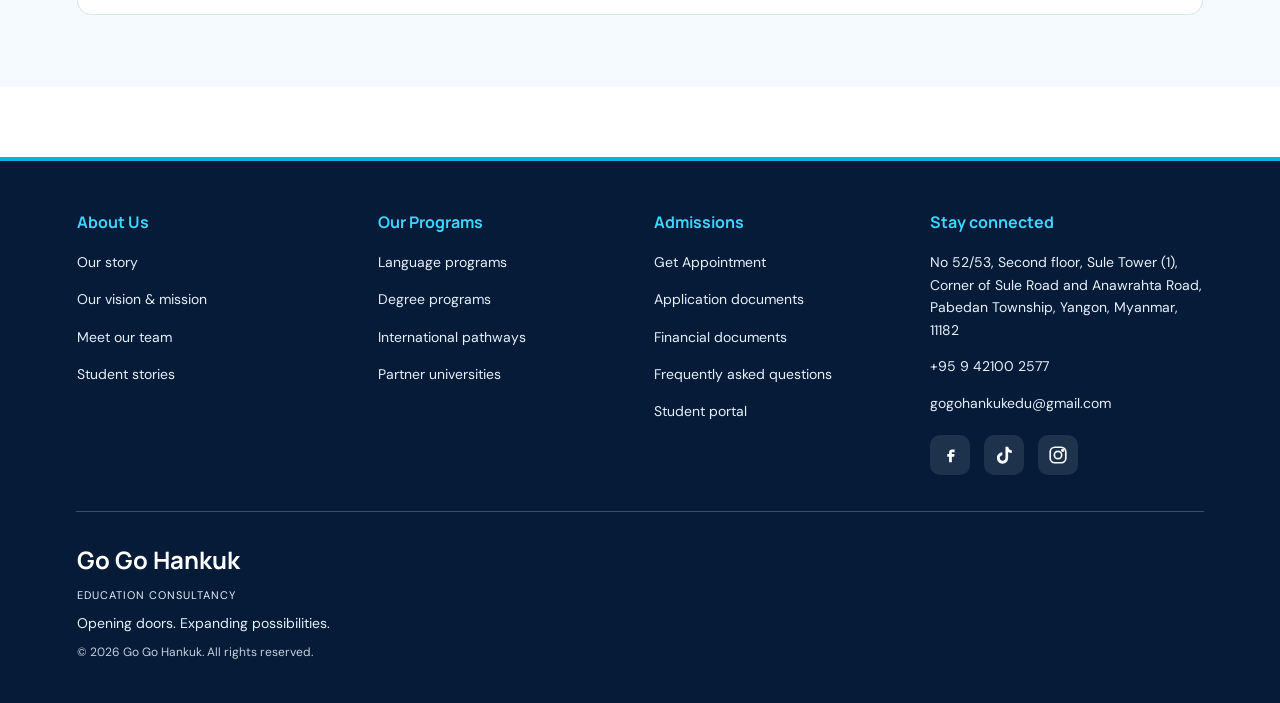
<file: admissions.html>
<!doctype html>
<html lang="en">

<head>
    <meta charset="utf-8">
    <meta name="viewport" content="width=device-width,initial-scale=1">
    <meta name="description" content="Go Go Education — Admissions. Explore your education journey.">
    <title>Admissions | Go Go Education</title>
    <link rel="icon" href="assets/go-go-logo.png">
    <script>(function(){try{var t=localStorage.getItem("theme");if(t!=="dark"&&t!=="light")t=matchMedia("(prefers-color-scheme:dark)").matches?"dark":"light";document.documentElement.setAttribute("data-theme",t);}catch(e){}})()</script>
    <link rel="stylesheet" href="styles.css">
    <link rel="stylesheet" href="home-layout.css">
    <link rel="stylesheet" href="pages.css">
    <link rel="stylesheet" href="theme.css">
    <script src="content.js" defer></script>
    <script src="cms-bridge.js" defer></script>
    <script src="cms-client.js" defer></script>
    <script src="translations.js" defer></script>
    <script src="i18n.js" defer></script>
    <script src="app.js" defer></script>
</head>

<body><a class="skip" href="#main">Skip to content</a>
    <header class="school-header"><a class="web-banner" href="index.html" aria-label="Go Go Education home"><img
                src="assets/web-banner.png" alt="Go Go Hankuk Korea Education Consultancy banner" width="2560"
                height="280"></a>
        <div class="mobile-bar"><span>GO GO EDUCATION</span><button class="menu-toggle" aria-expanded="false"
                aria-controls="navigation">Menu ☰</button></div>
        <nav id="navigation" aria-label="Main navigation"><a href="index.html">Home</a><a href="about.html">About</a><a
                href="programs.html">Programs</a><a href="news.html">News</a><a href="success.html">Success</a><a
                href="admissions.html" aria-current="page">Admissions</a><a href="faq.html">FQ&A</a><a href="portal.html">Portal</a><button
                class="nav-search" id="search-open" aria-label="Search programs"><img src="assets/search.svg" width="25"
                    height="25" alt=""><span class="nav-search-label">Search…</span></button><button class="theme-toggle" id="theme-toggle" aria-label="Switch to dark mode"><svg class="icon-moon" viewBox="0 0 24 24" aria-hidden="true"><path d="M21 12.8A9 9 0 1 1 11.2 3a7 7 0 0 0 9.8 9.8z"/></svg><svg class="icon-sun" viewBox="0 0 24 24" aria-hidden="true"><circle cx="12" cy="12" r="4"/><path d="M12 2v2M12 20v2M4.9 4.9l1.4 1.4M17.7 17.7l1.4 1.4M2 12h2M20 12h2M4.9 19.1l1.4-1.4M17.7 6.3l1.4-1.4"/></svg></button></nav>
    </header>
    <main id="main">
        <section class="document-page checklist-page">
            <h1>Admissions</h1>
            <p class="checklist-intro">Application Document Checklist</p>
            <ol class="checklist">
                <li>
                    <h2>01&nbsp; Academic Documents</h2>
                    <ol class="checklist-items">
                        <li>Student ID/Registration Card</li>
                        <li>Household Registration (Family List)</li>
                        <li>Matriculation Certificate</li>
                        <li>Matriculation Transcript/Mark Sheet</li>
                        <li>Matriculation Pass Certificate (confirmation letter)</li>
                        <li>University Yearly Transcripts</li>
                        <li>University Degree Certificate</li>
                    </ol>
                    <p class="checklist-note">All academic documents above require Korean Embassy seal/certification.</p>
                </li>
                <li>
                    <h2>02&nbsp; Identification Documents</h2>
                    <ol class="checklist-items" start="8">
                        <li>Parents’ NRC (Father &amp; Mother)</li>
                    </ol>
                </li>
                <li>
                    <h2>03&nbsp; Financial Documents</h2>
                    <ol class="checklist-items" start="9">
                        <li>Parents’ Annual Income Certificate</li>
                        <li>Parents’ Business License / Property Ownership Documents</li>
                        <li>Bank Statement (Show Money) — minimum 6 months account history</li>
                    </ol>
                    <p class="checklist-note">D4 Visa: Myanmar Kyat equivalent to USD $10,000<br>D2 Visa: Myanmar Kyat equivalent to USD $20,000</p>
                </li>
                <li>
                    <h2>04&nbsp; Supplementary Documents</h2>
                    <ol class="checklist-items" start="12">
                        <li>Course Certificates / Employment Verification Letter (for education gap period, if applicable)</li>
                        <li>Korean Language Certificate (e.g., TOPIK)</li>
                    </ol>
                </li>
            </ol>
        </section>
    </main>
    <footer>
        <div class="footer-band">
            <div class="footer-main">
                <div class="footer-col">
                    <strong>About Us</strong>
                    <a href="about.html#about-us">Our story</a>
                    <a href="about.html#vision-mission">Our vision &amp; mission</a>
                    <a href="about.html#leadership">Meet our team</a>
                    <a href="success.html">Student stories</a>
                </div>
                <div class="footer-col">
                    <strong>Our Programs</strong>
                    <a href="programs.html">Language programs</a>
                    <a href="programs.html">Degree programs</a>
                    <a href="programs.html">International pathways</a>
                    <a href="about.html#network">Partner universities</a>
                </div>
                <div class="footer-col">
                    <strong>Admissions</strong>
                    <a href="admissions.html" class="js-appointment">Get Appointment</a>
                    <a href="admissions.html">Application documents</a>
                    <a href="admissions.html">Financial documents</a>
                    <a href="faq.html">Frequently asked questions</a>
                    <a href="portal.html">Student portal</a>
                </div>
                <div class="footer-col footer-contact">
                    <strong>Stay connected</strong>
                    <p>No 52/53, Second floor, Sule Tower (1), Corner of Sule Road and Anawrahta Road, Pabedan Township, Yangon, Myanmar, 11182</p>
                    <a href="tel:+959421002577">+95 9 42100 2577</a>
                    <a href="mailto:gogohankukedu@gmail.com">gogohankukedu@gmail.com</a>
                    <div class="social-links">
                        <a href="https://www.facebook.com/share/17Yx3BDXqD/" target="_blank" rel="noopener" aria-label="Facebook"><svg viewBox="0 0 24 24" fill="currentColor"><path d="M14 9h3V6h-3c-1.7 0-3 1.3-3 3v2H9v3h2v6h3v-6h2.5l.5-3H14V9c0-.3.2-.5.5-.5z"/></svg></a>
                        <a href="https://www.tiktok.com/@go.go.hankuk" target="_blank" rel="noopener" aria-label="TikTok"><svg viewBox="0 0 24 24" fill="currentColor"><path d="M16.5 3c.4 2.1 1.8 3.6 4 3.9v3c-1.4 0-2.8-.4-4-1.2v6.6c0 3.4-2.7 6.2-6.1 6.2S4.3 18.7 4.3 15.3c0-3.3 2.6-6 5.9-6.2v3.1c-1.6.2-2.8 1.5-2.8 3.1 0 1.7 1.4 3.1 3.1 3.1s3.1-1.4 3.1-3.1V3h2.9z"/></svg></a>
                        <a href="https://www.instagram.com/gogohankuk" target="_blank" rel="noopener" aria-label="Instagram"><svg viewBox="0 0 24 24" fill="none" stroke="currentColor" stroke-width="1.8"><rect x="3.5" y="3.5" width="17" height="17" rx="5"/><circle cx="12" cy="12" r="4"/><circle cx="17.2" cy="6.8" r="1"/></svg></a>
                    </div>
                </div>
            </div>
            <div class="footer-divider"></div>
            <div class="footer-brand-row"><span><strong data-brand>Go Go Hankuk</strong></span>
                <p class="footer-tagline-small">EDUCATION CONSULTANCY</p>
                <p class="footer-tagline">Opening doors. Expanding possibilities.</p>
                <p class="footer-copy">© <span id="year"></span> <span data-brand>Go Go Hankuk</span>. All rights reserved.</p>
            </div>
        </div>
    </footer>
    <dialog id="detail-dialog" aria-labelledby="dialog-title"><button class="close-dialog"
            aria-label="Close details">×</button>
        <p class="eyebrow" id="dialog-label"></p>
        <h2 id="dialog-title"></h2>
        <div id="dialog-body"></div><a class="button" href="admissions.html" id="dialog-cta">Talk about your next step
            ↗</a>
    </dialog><noscript>
        <p>Enable JavaScript to view program details and news content.</p>
    </noscript>
</body>

</html>
</file>
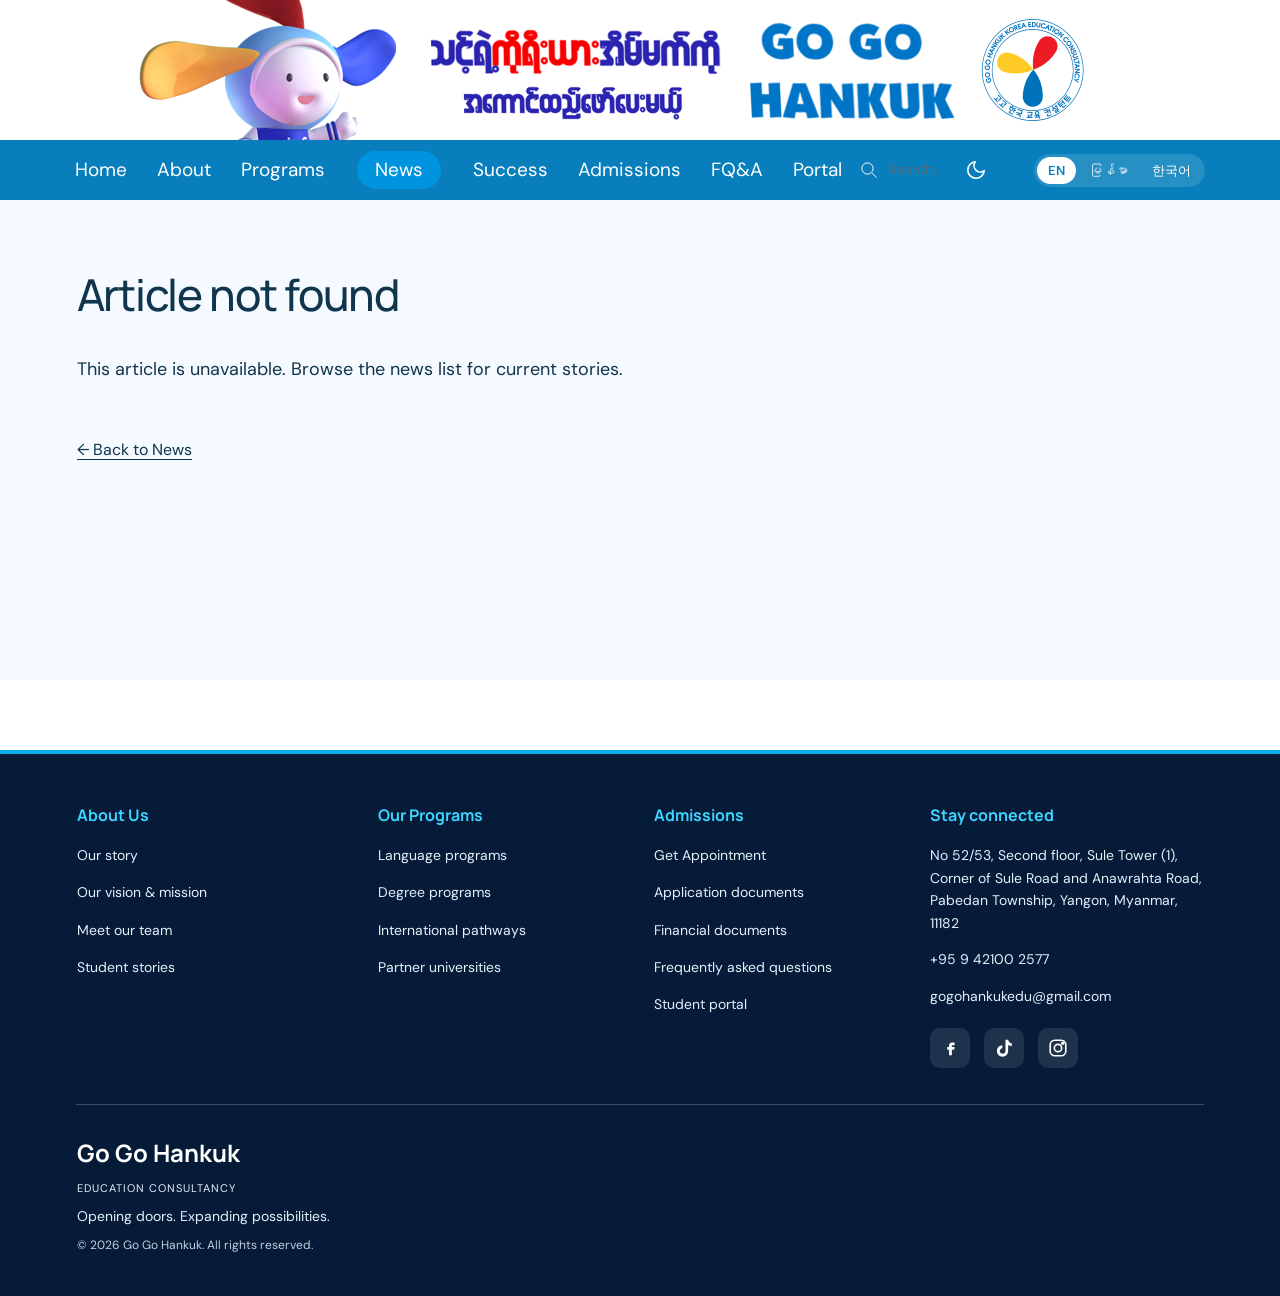
<file: article.html>
<!doctype html>
<html lang="en">

<head>
    <meta charset="utf-8">
    <meta name="viewport" content="width=device-width,initial-scale=1">
    <meta name="description" content="Go Go Education — News article. Explore your education journey.">
    <title>News article | Go Go Education</title>
    <link rel="icon" href="assets/go-go-logo.png">
    <script>(function(){try{var t=localStorage.getItem("theme");if(t!=="dark"&&t!=="light")t=matchMedia("(prefers-color-scheme:dark)").matches?"dark":"light";document.documentElement.setAttribute("data-theme",t);}catch(e){}})()</script>
    <link rel="stylesheet" href="styles.css">
    <link rel="stylesheet" href="home-layout.css">
    <link rel="stylesheet" href="pages.css">
    <link rel="stylesheet" href="theme.css">
    <script src="content.js" defer></script>
    <script src="cms-bridge.js" defer></script>
    <script src="cms-client.js" defer></script>
    <script src="translations.js" defer></script>
    <script src="i18n.js" defer></script>
    <script src="app.js" defer></script>
</head>

<body><a class="skip" href="#main">Skip to content</a>
    <header class="school-header"><a class="web-banner" href="index.html" aria-label="Go Go Education home"><img
                src="assets/web-banner.png" alt="Go Go Hankuk Korea Education Consultancy banner" width="2560"
                height="280"></a>
        <div class="mobile-bar"><span>GO GO EDUCATION</span><button class="menu-toggle" aria-expanded="false"
                aria-controls="navigation">Menu ☰</button></div>
        <nav id="navigation" aria-label="Main navigation"><a href="index.html">Home</a><a href="about.html">About</a><a
                href="programs.html">Programs</a><a href="news.html" aria-current="page">News</a><a
                href="success.html">Success</a><a href="admissions.html">Admissions</a><a
                href="faq.html">FQ&A</a><a href="portal.html">Portal</a><button class="nav-search" id="search-open" aria-label="Search programs"><img
                    src="assets/search.svg" width="25" height="25" alt=""><span class="nav-search-label">Search…</span></button><button class="theme-toggle" id="theme-toggle" aria-label="Switch to dark mode"><svg class="icon-moon" viewBox="0 0 24 24" aria-hidden="true"><path d="M21 12.8A9 9 0 1 1 11.2 3a7 7 0 0 0 9.8 9.8z"/></svg><svg class="icon-sun" viewBox="0 0 24 24" aria-hidden="true"><circle cx="12" cy="12" r="4"/><path d="M12 2v2M12 20v2M4.9 4.9l1.4 1.4M17.7 17.7l1.4 1.4M2 12h2M20 12h2M4.9 19.1l1.4-1.4M17.7 6.3l1.4-1.4"/></svg></button></nav>
    </header>
    <main id="main">
        <article id="article-content" class="document-page"></article>
    </main>
    <footer>
        <div class="footer-band">
            <div class="footer-main">
                <div class="footer-col">
                    <strong>About Us</strong>
                    <a href="about.html#about-us">Our story</a>
                    <a href="about.html#vision-mission">Our vision &amp; mission</a>
                    <a href="about.html#leadership">Meet our team</a>
                    <a href="success.html">Student stories</a>
                </div>
                <div class="footer-col">
                    <strong>Our Programs</strong>
                    <a href="programs.html">Language programs</a>
                    <a href="programs.html">Degree programs</a>
                    <a href="programs.html">International pathways</a>
                    <a href="about.html#network">Partner universities</a>
                </div>
                <div class="footer-col">
                    <strong>Admissions</strong>
                    <a href="admissions.html" class="js-appointment">Get Appointment</a>
                    <a href="admissions.html">Application documents</a>
                    <a href="admissions.html">Financial documents</a>
                    <a href="faq.html">Frequently asked questions</a>
                    <a href="portal.html">Student portal</a>
                </div>
                <div class="footer-col footer-contact">
                    <strong>Stay connected</strong>
                    <p>No 52/53, Second floor, Sule Tower (1), Corner of Sule Road and Anawrahta Road, Pabedan Township, Yangon, Myanmar, 11182</p>
                    <a href="tel:+959421002577">+95 9 42100 2577</a>
                    <a href="mailto:gogohankukedu@gmail.com">gogohankukedu@gmail.com</a>
                    <div class="social-links">
                        <a href="https://www.facebook.com/share/17Yx3BDXqD/" target="_blank" rel="noopener" aria-label="Facebook"><svg viewBox="0 0 24 24" fill="currentColor"><path d="M14 9h3V6h-3c-1.7 0-3 1.3-3 3v2H9v3h2v6h3v-6h2.5l.5-3H14V9c0-.3.2-.5.5-.5z"/></svg></a>
                        <a href="https://www.tiktok.com/@go.go.hankuk" target="_blank" rel="noopener" aria-label="TikTok"><svg viewBox="0 0 24 24" fill="currentColor"><path d="M16.5 3c.4 2.1 1.8 3.6 4 3.9v3c-1.4 0-2.8-.4-4-1.2v6.6c0 3.4-2.7 6.2-6.1 6.2S4.3 18.7 4.3 15.3c0-3.3 2.6-6 5.9-6.2v3.1c-1.6.2-2.8 1.5-2.8 3.1 0 1.7 1.4 3.1 3.1 3.1s3.1-1.4 3.1-3.1V3h2.9z"/></svg></a>
                        <a href="https://www.instagram.com/gogohankuk" target="_blank" rel="noopener" aria-label="Instagram"><svg viewBox="0 0 24 24" fill="none" stroke="currentColor" stroke-width="1.8"><rect x="3.5" y="3.5" width="17" height="17" rx="5"/><circle cx="12" cy="12" r="4"/><circle cx="17.2" cy="6.8" r="1"/></svg></a>
                    </div>
                </div>
            </div>
            <div class="footer-divider"></div>
            <div class="footer-brand-row"><span><strong data-brand>Go Go Hankuk</strong></span>
                <p class="footer-tagline-small">EDUCATION CONSULTANCY</p>
                <p class="footer-tagline">Opening doors. Expanding possibilities.</p>
                <p class="footer-copy">© <span id="year"></span> <span data-brand>Go Go Hankuk</span>. All rights reserved.</p>
            </div>
        </div>
    </footer>
    <dialog id="detail-dialog" aria-labelledby="dialog-title"><button class="close-dialog"
            aria-label="Close details">×</button>
        <p class="eyebrow" id="dialog-label"></p>
        <h2 id="dialog-title"></h2>
        <div id="dialog-body"></div><a class="button" href="admissions.html" id="dialog-cta">Talk about your next step
            ↗</a>
    </dialog><noscript>
        <p>Enable JavaScript to view program details and news content.</p>
    </noscript>
</body>

</html>
</file>
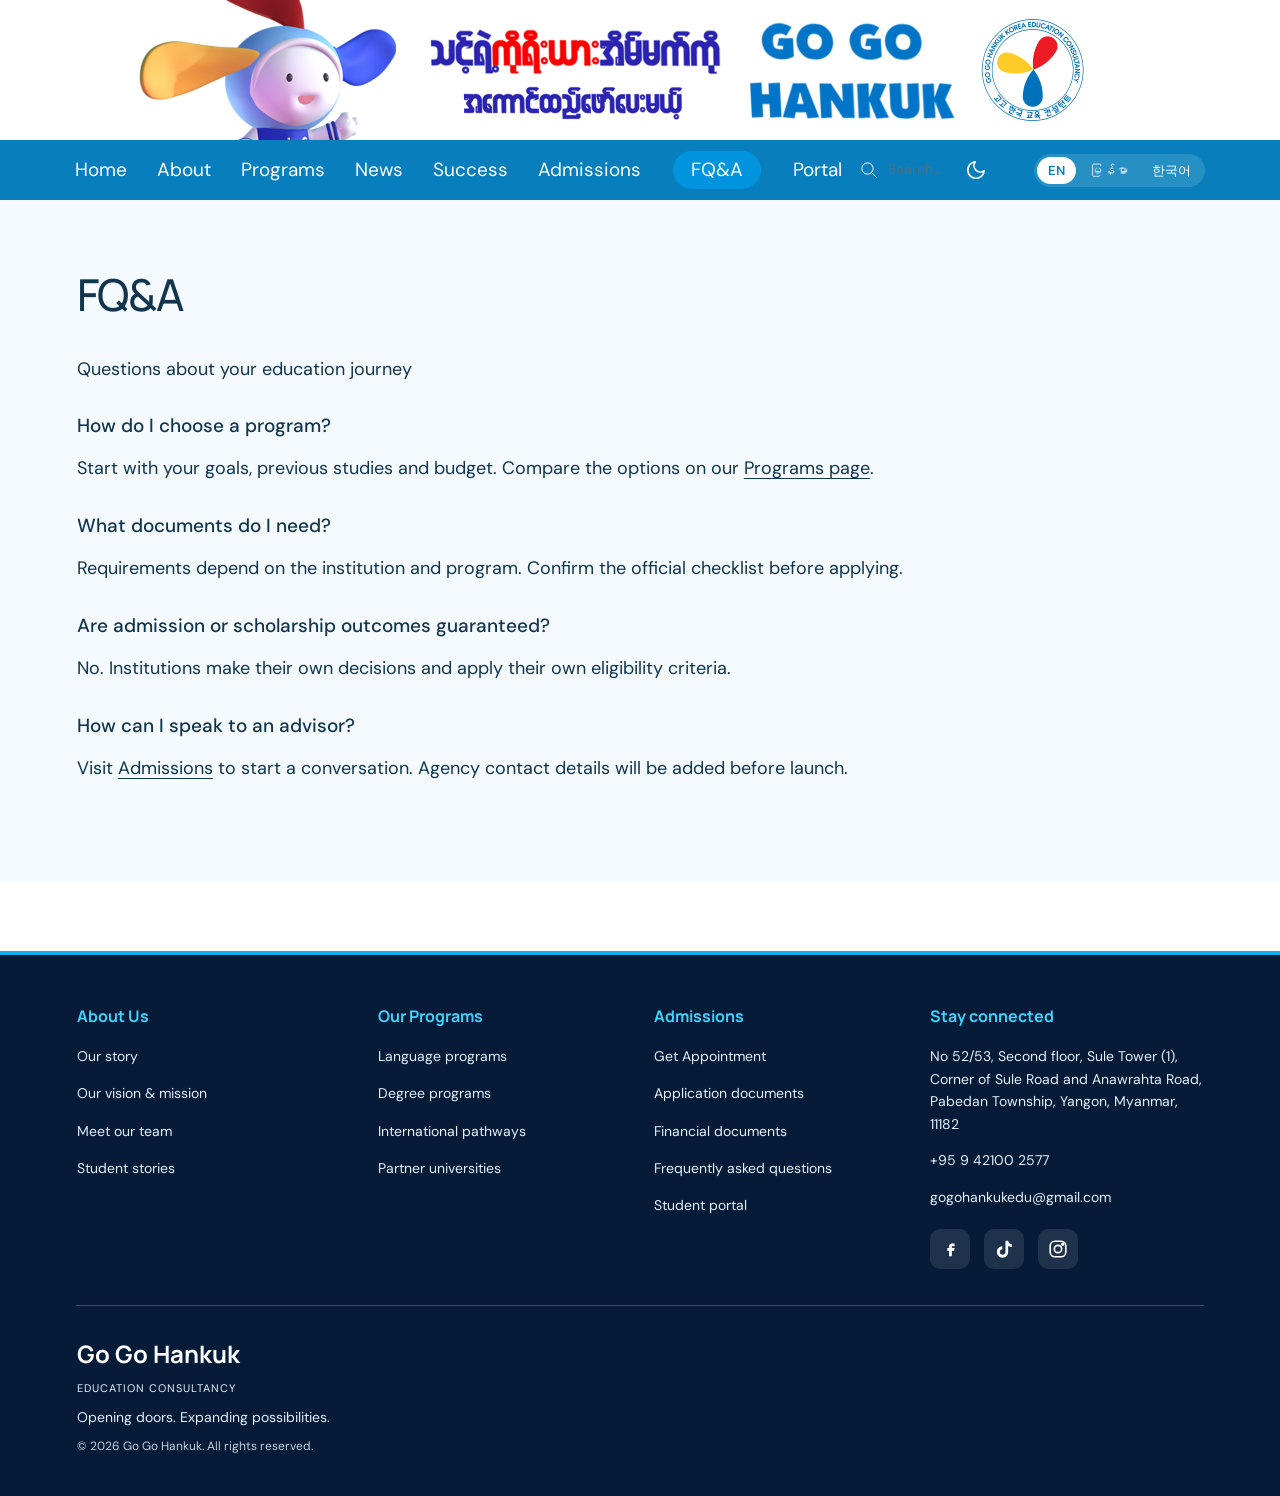
<file: faq.html>
<!doctype html>
<html lang="en">

<head>
    <meta charset="utf-8">
    <meta name="viewport" content="width=device-width,initial-scale=1">
    <meta name="description" content="Go Go Education — FQ&A. Explore your education journey.">
    <title>FQ&A | Go Go Education</title>
    <link rel="icon" href="assets/go-go-logo.png">
    <script>(function(){try{var t=localStorage.getItem("theme");if(t!=="dark"&&t!=="light")t=matchMedia("(prefers-color-scheme:dark)").matches?"dark":"light";document.documentElement.setAttribute("data-theme",t);}catch(e){}})()</script>
    <link rel="stylesheet" href="styles.css">
    <link rel="stylesheet" href="home-layout.css">
    <link rel="stylesheet" href="pages.css">
    <link rel="stylesheet" href="theme.css">
    <script src="content.js" defer></script>
    <script src="cms-bridge.js" defer></script>
    <script src="cms-client.js" defer></script>
    <script src="translations.js" defer></script>
    <script src="i18n.js" defer></script>
    <script src="app.js" defer></script>
</head>

<body><a class="skip" href="#main">Skip to content</a>
    <header class="school-header"><a class="web-banner" href="index.html" aria-label="Go Go Education home"><img
                src="assets/web-banner.png" alt="Go Go Hankuk Korea Education Consultancy banner" width="2560"
                height="280"></a>
        <div class="mobile-bar"><span>GO GO EDUCATION</span><button class="menu-toggle" aria-expanded="false"
                aria-controls="navigation">Menu ☰</button></div>
        <nav id="navigation" aria-label="Main navigation"><a href="index.html">Home</a><a href="about.html">About</a><a
                href="programs.html">Programs</a><a href="news.html">News</a><a href="success.html">Success</a><a
                href="admissions.html">Admissions</a><a href="faq.html" aria-current="page">FQ&A</a><a href="portal.html">Portal</a><button
                class="nav-search" id="search-open" aria-label="Search programs"><img src="assets/search.svg" width="25"
                    height="25" alt=""><span class="nav-search-label">Search…</span></button><button class="theme-toggle" id="theme-toggle" aria-label="Switch to dark mode"><svg class="icon-moon" viewBox="0 0 24 24" aria-hidden="true"><path d="M21 12.8A9 9 0 1 1 11.2 3a7 7 0 0 0 9.8 9.8z"/></svg><svg class="icon-sun" viewBox="0 0 24 24" aria-hidden="true"><circle cx="12" cy="12" r="4"/><path d="M12 2v2M12 20v2M4.9 4.9l1.4 1.4M17.7 17.7l1.4 1.4M2 12h2M20 12h2M4.9 19.1l1.4-1.4M17.7 6.3l1.4-1.4"/></svg></button></nav>
    </header>
    <main id="main">
        <section class="document-page">
            <h1>FQ&A</h1>
            <p>Questions about your education journey</p>
            <h2>How do I choose a program?</h2>
            <p>Start with your goals, previous studies and budget. Compare the options on our <a
                    href="programs.html">Programs page</a>.</p>
            <h2>What documents do I need?</h2>
            <p>Requirements depend on the institution and program. Confirm the official checklist before applying.</p>
            <h2>Are admission or scholarship outcomes guaranteed?</h2>
            <p>No. Institutions make their own decisions and apply their own eligibility criteria.</p>
            <h2>How can I speak to an advisor?</h2>
            <p>Visit <a href="admissions.html">Admissions</a> to start a conversation. Agency contact details will be
                added before launch.</p>
        </section>
    </main>
    <footer>
        <div class="footer-band">
            <div class="footer-main">
                <div class="footer-col">
                    <strong>About Us</strong>
                    <a href="about.html#about-us">Our story</a>
                    <a href="about.html#vision-mission">Our vision &amp; mission</a>
                    <a href="about.html#leadership">Meet our team</a>
                    <a href="success.html">Student stories</a>
                </div>
                <div class="footer-col">
                    <strong>Our Programs</strong>
                    <a href="programs.html">Language programs</a>
                    <a href="programs.html">Degree programs</a>
                    <a href="programs.html">International pathways</a>
                    <a href="about.html#network">Partner universities</a>
                </div>
                <div class="footer-col">
                    <strong>Admissions</strong>
                    <a href="admissions.html" class="js-appointment">Get Appointment</a>
                    <a href="admissions.html">Application documents</a>
                    <a href="admissions.html">Financial documents</a>
                    <a href="faq.html">Frequently asked questions</a>
                    <a href="portal.html">Student portal</a>
                </div>
                <div class="footer-col footer-contact">
                    <strong>Stay connected</strong>
                    <p>No 52/53, Second floor, Sule Tower (1), Corner of Sule Road and Anawrahta Road, Pabedan Township, Yangon, Myanmar, 11182</p>
                    <a href="tel:+959421002577">+95 9 42100 2577</a>
                    <a href="mailto:gogohankukedu@gmail.com">gogohankukedu@gmail.com</a>
                    <div class="social-links">
                        <a href="https://www.facebook.com/share/17Yx3BDXqD/" target="_blank" rel="noopener" aria-label="Facebook"><svg viewBox="0 0 24 24" fill="currentColor"><path d="M14 9h3V6h-3c-1.7 0-3 1.3-3 3v2H9v3h2v6h3v-6h2.5l.5-3H14V9c0-.3.2-.5.5-.5z"/></svg></a>
                        <a href="https://www.tiktok.com/@go.go.hankuk" target="_blank" rel="noopener" aria-label="TikTok"><svg viewBox="0 0 24 24" fill="currentColor"><path d="M16.5 3c.4 2.1 1.8 3.6 4 3.9v3c-1.4 0-2.8-.4-4-1.2v6.6c0 3.4-2.7 6.2-6.1 6.2S4.3 18.7 4.3 15.3c0-3.3 2.6-6 5.9-6.2v3.1c-1.6.2-2.8 1.5-2.8 3.1 0 1.7 1.4 3.1 3.1 3.1s3.1-1.4 3.1-3.1V3h2.9z"/></svg></a>
                        <a href="https://www.instagram.com/gogohankuk" target="_blank" rel="noopener" aria-label="Instagram"><svg viewBox="0 0 24 24" fill="none" stroke="currentColor" stroke-width="1.8"><rect x="3.5" y="3.5" width="17" height="17" rx="5"/><circle cx="12" cy="12" r="4"/><circle cx="17.2" cy="6.8" r="1"/></svg></a>
                    </div>
                </div>
            </div>
            <div class="footer-divider"></div>
            <div class="footer-brand-row"><span><strong data-brand>Go Go Hankuk</strong></span>
                <p class="footer-tagline-small">EDUCATION CONSULTANCY</p>
                <p class="footer-tagline">Opening doors. Expanding possibilities.</p>
                <p class="footer-copy">© <span id="year"></span> <span data-brand>Go Go Hankuk</span>. All rights reserved.</p>
            </div>
        </div>
    </footer>
    <dialog id="detail-dialog" aria-labelledby="dialog-title"><button class="close-dialog"
            aria-label="Close details">×</button>
        <p class="eyebrow" id="dialog-label"></p>
        <h2 id="dialog-title"></h2>
        <div id="dialog-body"></div><a class="button" href="admissions.html" id="dialog-cta">Talk about your next step
            ↗</a>
    </dialog><noscript>
        <p>Enable JavaScript to view program details and news content.</p>
    </noscript>
</body>

</html>
</file>
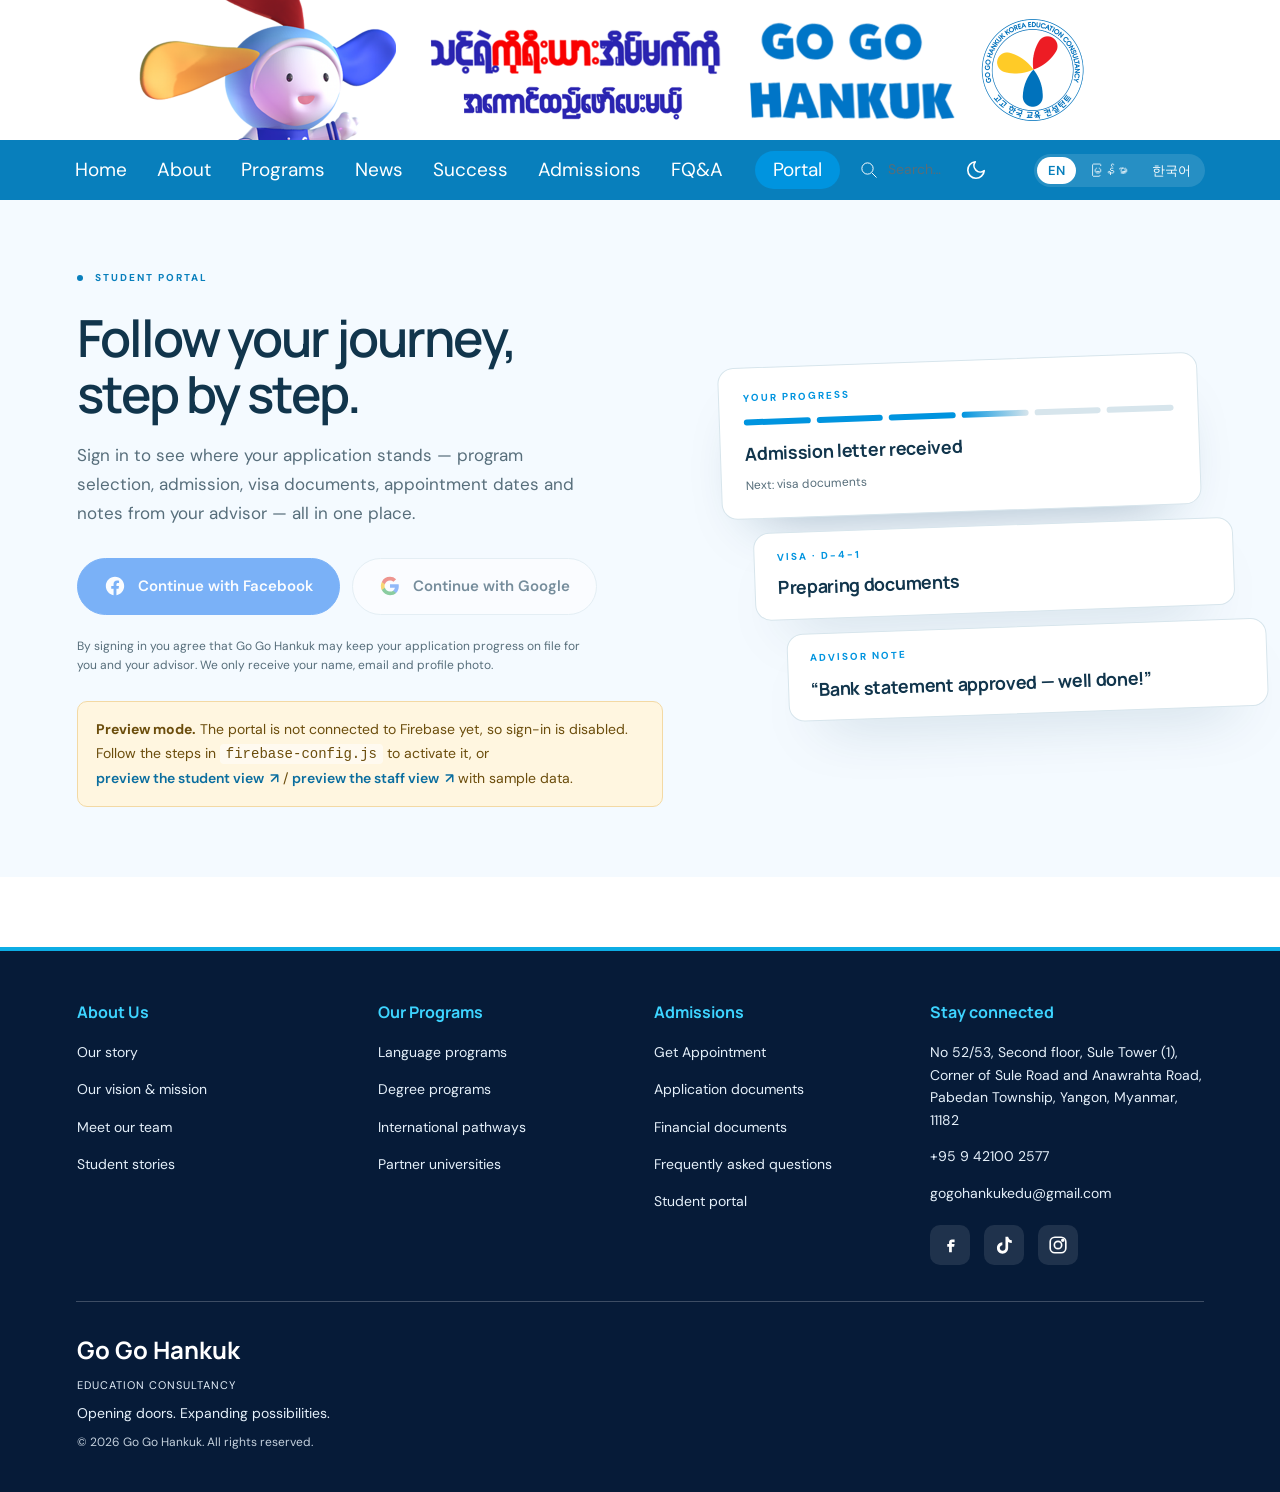
<file: portal.html>
<!doctype html>
<html lang="en">

<head>
    <meta charset="utf-8">
    <meta name="viewport" content="width=device-width,initial-scale=1">
    <meta name="description" content="Go Go Education — Student Portal. Sign in to follow your application and visa progress.">
    <title>Student Portal | Go Go Education</title>
    <link rel="icon" href="assets/go-go-logo.png">
    <script>(function(){try{var t=localStorage.getItem("theme");if(t!=="dark"&&t!=="light")t=matchMedia("(prefers-color-scheme:dark)").matches?"dark":"light";document.documentElement.setAttribute("data-theme",t);}catch(e){}})()</script>
    <link rel="stylesheet" href="styles.css">
    <link rel="stylesheet" href="home-layout.css">
    <link rel="stylesheet" href="pages.css">
    <link rel="stylesheet" href="theme.css">
    <link rel="stylesheet" href="portal.css">
    <script src="content.js" defer></script>
    <script src="cms-bridge.js" defer></script>
    <script src="cms-client.js" defer></script>
    <script src="translations.js" defer></script>
    <script src="i18n.js" defer></script>
    <script src="app.js" defer></script>
    <script src="firebase-config.js" defer></script>
    <script src="portal.js" defer></script>
</head>

<body><a class="skip" href="#main">Skip to content</a>
    <header class="school-header"><a class="web-banner" href="index.html" aria-label="Go Go Education home"><img
                src="assets/web-banner.png" alt="Go Go Hankuk Korea Education Consultancy banner" width="2560"
                height="280"></a>
        <div class="mobile-bar"><span>GO GO EDUCATION</span><button class="menu-toggle" aria-expanded="false"
                aria-controls="navigation">Menu ☰</button></div>
        <nav id="navigation" aria-label="Main navigation"><a href="index.html">Home</a><a href="about.html">About</a><a
                href="programs.html">Programs</a><a href="news.html">News</a><a href="success.html">Success</a><a
                href="admissions.html">Admissions</a><a href="faq.html">FQ&A</a><a href="portal.html" aria-current="page">Portal</a><button
                class="nav-search" id="search-open" aria-label="Search programs"><img src="assets/search.svg" width="25"
                    height="25" alt=""><span class="nav-search-label">Search…</span></button><button class="theme-toggle" id="theme-toggle" aria-label="Switch to dark mode"><svg class="icon-moon" viewBox="0 0 24 24" aria-hidden="true"><path d="M21 12.8A9 9 0 1 1 11.2 3a7 7 0 0 0 9.8 9.8z"/></svg><svg class="icon-sun" viewBox="0 0 24 24" aria-hidden="true"><circle cx="12" cy="12" r="4"/><path d="M12 2v2M12 20v2M4.9 4.9l1.4 1.4M17.7 17.7l1.4 1.4M2 12h2M20 12h2M4.9 19.1l1.4-1.4M17.7 6.3l1.4-1.4"/></svg></button></nav>
    </header>
    <main id="main" class="portal">

        <!-- Signed-out view -->
        <section id="portal-login" class="portal-login section" hidden>
            <div class="login-card">
                <p class="eyebrow"><span class="dot"></span> STUDENT PORTAL</p>
                <h1>Follow your journey,<br>step by step.</h1>
                <p class="login-intro">Sign in to see where your application stands — program selection, admission,
                    visa documents, appointment dates and notes from your advisor — all in one place.</p>
                <div class="login-actions">
                    <button class="login-btn facebook" id="login-facebook">
                        <svg viewBox="0 0 24 24" aria-hidden="true"><path fill="currentColor" d="M22 12.06C22 6.5 17.52 2 12 2S2 6.5 2 12.06C2 17.08 5.66 21.24 10.44 22v-7.03H7.9v-2.91h2.54V9.85c0-2.52 1.49-3.91 3.78-3.91 1.09 0 2.24.2 2.24.2v2.47h-1.26c-1.24 0-1.63.78-1.63 1.57v1.88h2.78l-.45 2.91h-2.33V22C18.34 21.24 22 17.08 22 12.06z"/></svg>
                        Continue with Facebook
                    </button>
                    <button class="login-btn google" id="login-google">
                        <svg viewBox="0 0 24 24" aria-hidden="true"><path fill="#4285F4" d="M21.6 12.23c0-.68-.06-1.36-.18-2.02H12v3.83h5.4a4.6 4.6 0 0 1-2 3.02v2.5h3.22c1.89-1.74 2.98-4.3 2.98-7.33z"/><path fill="#34A853" d="M12 22c2.7 0 4.96-.9 6.62-2.43l-3.22-2.5c-.9.6-2.04.96-3.4.96-2.6 0-4.8-1.76-5.6-4.12H3.08v2.58A10 10 0 0 0 12 22z"/><path fill="#FBBC05" d="M6.4 13.9A6 6 0 0 1 6.08 12c0-.66.12-1.3.32-1.9V7.52H3.08A10 10 0 0 0 2 12c0 1.62.39 3.14 1.08 4.48l3.32-2.58z"/><path fill="#EA4335" d="M12 5.98c1.47 0 2.78.5 3.82 1.5l2.86-2.86A10 10 0 0 0 12 2a10 10 0 0 0-8.92 5.52l3.32 2.58C7.2 7.74 9.4 5.98 12 5.98z"/></svg>
                        Continue with Google
                    </button>
                </div>
                <p class="login-note" id="login-note">By signing in you agree that Go Go Hankuk may keep your application
                    progress on file for you and your advisor. We only receive your name, email and profile photo.</p>
                <p class="login-error" id="login-error" hidden></p>
                <div class="setup-notice" id="setup-notice" hidden>
                    <strong>Preview mode.</strong> The portal is not connected to Firebase yet, so sign-in is disabled.
                    Follow the steps in <code>firebase-config.js</code> to activate it, or
                    <button class="text-link" id="demo-student">preview the student view <span>↗</span></button> /
                    <button class="text-link" id="demo-admin">preview the staff view <span>↗</span></button> with sample data.
                </div>
            </div>
            <div class="login-aside" aria-hidden="true">
                <div class="aside-card">
                    <span class="aside-label">YOUR PROGRESS</span>
                    <div class="aside-steps"><span class="done"></span><span class="done"></span><span class="done"></span><span class="current"></span><span></span><span></span></div>
                    <strong>Admission letter received</strong>
                    <small>Next: visa documents</small>
                </div>
                <div class="aside-card small">
                    <span class="aside-label">VISA · D-4-1</span>
                    <strong>Preparing documents</strong>
                </div>
                <div class="aside-card small">
                    <span class="aside-label">ADVISOR NOTE</span>
                    <strong>“Bank statement approved — well done!”</strong>
                </div>
            </div>
        </section>

        <!-- Loading -->
        <section id="portal-loading" class="portal-loading section">
            <div class="spinner" aria-hidden="true"></div>
            <p>Loading your portal…</p>
        </section>

        <!-- Signed-in: student dashboard -->
        <section id="portal-dashboard" class="portal-dashboard section" hidden>
            <div class="portal-topbar">
                <div class="portal-user">
                    <img id="user-photo" alt="" width="56" height="56">
                    <div>
                        <p class="eyebrow" id="user-role">STUDENT PORTAL</p>
                        <h1 id="user-name">Welcome</h1>
                        <p class="meta" id="user-email"></p>
                    </div>
                </div>
                <div class="portal-actions">
                    <button class="button small" id="message-advisor">Message my advisor ↗</button>
                    <button class="text-link" id="logout">Sign out</button>
                </div>
            </div>

            <div class="portal-grid">
                <article class="portal-card span-2">
                    <div class="card-head">
                        <div><p class="eyebrow">APPLICATION PROGRESS</p><h2 id="progress-title">Your journey</h2></div>
                        <div class="progress-ring" id="progress-ring"><span id="progress-percent">0%</span></div>
                    </div>
                    <p class="progress-summary" id="progress-summary"></p>
                    <ol class="stepper" id="stepper"></ol>
                </article>

                <article class="portal-card">
                    <p class="eyebrow">PROGRAM</p>
                    <h3 id="program-title">Not selected yet</h3>
                    <dl class="kv">
                        <div><dt>Intake</dt><dd id="program-intake">—</dd></div>
                        <div><dt>Institution</dt><dd id="program-institution">—</dd></div>
                        <div><dt>Advisor</dt><dd id="program-advisor">—</dd></div>
                    </dl>
                </article>

                <article class="portal-card visa-card" id="visa-card">
                    <p class="eyebrow">VISA STATUS</p>
                    <div class="visa-head"><h3 id="visa-type">—</h3><span class="status-pill" id="visa-status">Not started</span></div>
                    <dl class="kv">
                        <div><dt>Appointment</dt><dd id="visa-appointment">—</dd></div>
                        <div><dt>Submitted on</dt><dd id="visa-submitted">—</dd></div>
                    </dl>
                    <p class="visa-note" id="visa-note"></p>
                </article>

                <article class="portal-card">
                    <div class="card-head"><div><p class="eyebrow">DOCUMENT CHECKLIST</p><h3>Your documents</h3></div><span class="meta" id="docs-count"></span></div>
                    <ul class="doc-list" id="doc-list"></ul>
                </article>

                <article class="portal-card">
                    <p class="eyebrow">NOTES FROM YOUR ADVISOR</p>
                    <h3>Updates</h3>
                    <ul class="note-list" id="note-list"></ul>
                </article>
            </div>
            <p class="portal-updated meta" id="portal-updated"></p>
        </section>

        <!-- Signed-in: staff view -->
        <section id="portal-admin" class="portal-admin section" hidden>
            <div class="portal-topbar">
                <div class="portal-user">
                    <img id="admin-photo" alt="" width="56" height="56">
                    <div>
                        <p class="eyebrow">STAFF DASHBOARD</p>
                        <h1 id="admin-name">Students</h1>
                        <p class="meta" id="admin-count"></p>
                    </div>
                </div>
                <div class="portal-actions"><button class="text-link" id="admin-logout">Sign out</button></div>
            </div>
            <div class="admin-layout">
                <aside class="admin-list-wrap">
                    <input class="search-input" id="admin-search" type="search" placeholder="Search students…" aria-label="Search students">
                    <ul class="admin-list" id="admin-list"></ul>
                </aside>
                <div class="admin-editor" id="admin-editor" hidden>
                    <div class="editor-head">
                        <img id="edit-photo" alt="" width="48" height="48">
                        <div><h2 id="edit-name"></h2><p class="meta" id="edit-email"></p></div>
                    </div>
                    <form id="edit-form" class="edit-form">
                        <fieldset>
                            <legend>Progress</legend>
                            <label>Current stage <select id="f-stage"></select></label>
                            <label>Program <input id="f-program" list="program-options" placeholder="e.g. Korea Language Program"><datalist id="program-options"></datalist></label>
                            <label>Institution <input id="f-institution" placeholder="e.g. Yonsei KLI"></label>
                            <label>Intake <input id="f-intake" placeholder="e.g. March 2027"></label>
                            <label>Advisor <input id="f-advisor" placeholder="Advisor name"></label>
                        </fieldset>
                        <fieldset>
                            <legend>Visa</legend>
                            <label>Visa type <select id="f-visa-type"><option value="">—</option><option>D-4-1 Visa</option><option>D-4-7 Visa</option><option>D-2-1 Visa</option><option>D-2-2 Visa</option><option>D-2-3 Visa</option><option>Other</option></select></label>
                            <label>Status <select id="f-visa-status"><option value="not-started">Not started</option><option value="preparing">Preparing documents</option><option value="submitted">Submitted</option><option value="approved">Approved</option><option value="rejected">Rejected</option></select></label>
                            <label>Appointment (VFS / embassy) <input id="f-visa-appointment" placeholder="e.g. 14 Oct 2026, 10:00"></label>
                            <label>Submitted on <input id="f-visa-submitted" placeholder="e.g. 14 Oct 2026"></label>
                            <label>Note to student <input id="f-visa-note" placeholder="e.g. Passport collected, awaiting result"></label>
                        </fieldset>
                        <fieldset>
                            <legend>Documents</legend>
                            <ul class="edit-docs" id="f-docs"></ul>
                            <div class="add-row"><input id="f-doc-new" placeholder="Add a document…"><button type="button" class="button small" id="f-doc-add">Add</button></div>
                        </fieldset>
                        <fieldset>
                            <legend>Notes</legend>
                            <ul class="edit-notes" id="f-notes"></ul>
                            <div class="add-row"><input id="f-note-new" placeholder="Write an update for the student…"><button type="button" class="button small" id="f-note-add">Add</button></div>
                        </fieldset>
                        <div class="form-actions">
                            <button type="submit" class="button" id="f-save">Save changes</button>
                            <span class="meta" id="f-status"></span>
                        </div>
                    </form>
                </div>
                <div class="admin-empty" id="admin-empty"><p>Select a student to view and update their progress.</p><p class="meta">Students appear here after they sign in to the portal for the first time.</p></div>
            </div>
        </section>
    </main>
    <footer>
        <div class="footer-band">
            <div class="footer-main">
                <div class="footer-col">
                    <strong>About Us</strong>
                    <a href="about.html#about-us">Our story</a>
                    <a href="about.html#vision-mission">Our vision &amp; mission</a>
                    <a href="about.html#leadership">Meet our team</a>
                    <a href="success.html">Student stories</a>
                </div>
                <div class="footer-col">
                    <strong>Our Programs</strong>
                    <a href="programs.html">Language programs</a>
                    <a href="programs.html">Degree programs</a>
                    <a href="programs.html">International pathways</a>
                    <a href="about.html#network">Partner universities</a>
                </div>
                <div class="footer-col">
                    <strong>Admissions</strong>
                    <a href="admissions.html" class="js-appointment">Get Appointment</a>
                    <a href="admissions.html">Application documents</a>
                    <a href="admissions.html">Financial documents</a>
                    <a href="faq.html">Frequently asked questions</a>
                    <a href="portal.html">Student portal</a>
                </div>
                <div class="footer-col footer-contact">
                    <strong>Stay connected</strong>
                    <p>No 52/53, Second floor, Sule Tower (1), Corner of Sule Road and Anawrahta Road, Pabedan Township, Yangon, Myanmar, 11182</p>
                    <a href="tel:+959421002577">+95 9 42100 2577</a>
                    <a href="mailto:gogohankukedu@gmail.com">gogohankukedu@gmail.com</a>
                    <div class="social-links">
                        <a href="https://www.facebook.com/share/17Yx3BDXqD/" target="_blank" rel="noopener" aria-label="Facebook"><svg viewBox="0 0 24 24" fill="currentColor"><path d="M14 9h3V6h-3c-1.7 0-3 1.3-3 3v2H9v3h2v6h3v-6h2.5l.5-3H14V9c0-.3.2-.5.5-.5z"/></svg></a>
                        <a href="https://www.tiktok.com/@go.go.hankuk" target="_blank" rel="noopener" aria-label="TikTok"><svg viewBox="0 0 24 24" fill="currentColor"><path d="M16.5 3c.4 2.1 1.8 3.6 4 3.9v3c-1.4 0-2.8-.4-4-1.2v6.6c0 3.4-2.7 6.2-6.1 6.2S4.3 18.7 4.3 15.3c0-3.3 2.6-6 5.9-6.2v3.1c-1.6.2-2.8 1.5-2.8 3.1 0 1.7 1.4 3.1 3.1 3.1s3.1-1.4 3.1-3.1V3h2.9z"/></svg></a>
                        <a href="https://www.instagram.com/gogohankuk" target="_blank" rel="noopener" aria-label="Instagram"><svg viewBox="0 0 24 24" fill="none" stroke="currentColor" stroke-width="1.8"><rect x="3.5" y="3.5" width="17" height="17" rx="5"/><circle cx="12" cy="12" r="4"/><circle cx="17.2" cy="6.8" r="1"/></svg></a>
                    </div>
                </div>
            </div>
            <div class="footer-divider"></div>
            <div class="footer-brand-row"><span><strong data-brand>Go Go Hankuk</strong></span>
                <p class="footer-tagline-small">EDUCATION CONSULTANCY</p>
                <p class="footer-tagline">Opening doors. Expanding possibilities.</p>
                <p class="footer-copy">© <span id="year"></span> <span data-brand>Go Go Hankuk</span>. All rights reserved.</p>
            </div>
        </div>
    </footer>
    <dialog id="detail-dialog" aria-labelledby="dialog-title"><button class="close-dialog"
            aria-label="Close details">×</button>
        <p class="eyebrow" id="dialog-label"></p>
        <h2 id="dialog-title"></h2>
        <div id="dialog-body"></div><a class="button" href="admissions.html" id="dialog-cta">Talk about your next step
            ↗</a>
    </dialog><noscript>
        <p>Enable JavaScript to sign in and view your portal.</p>
    </noscript>
</body>

</html>
</file>
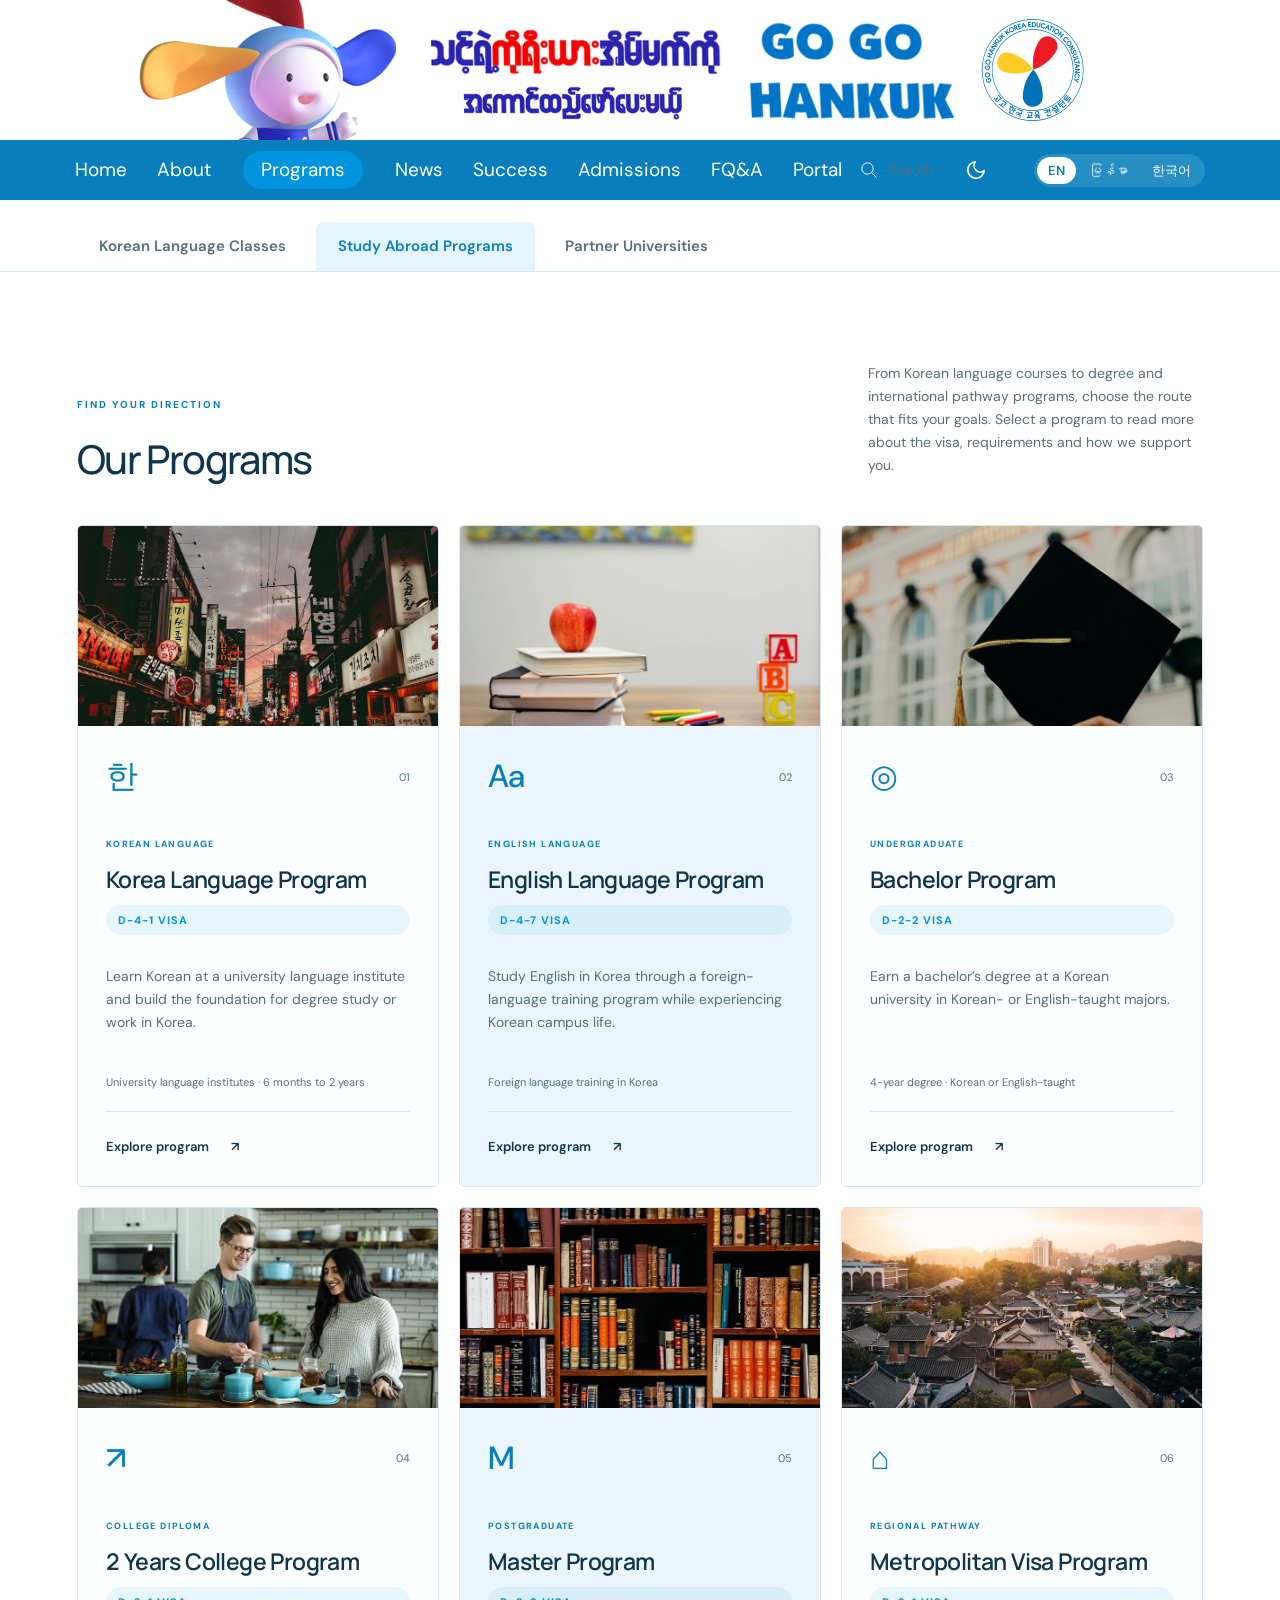
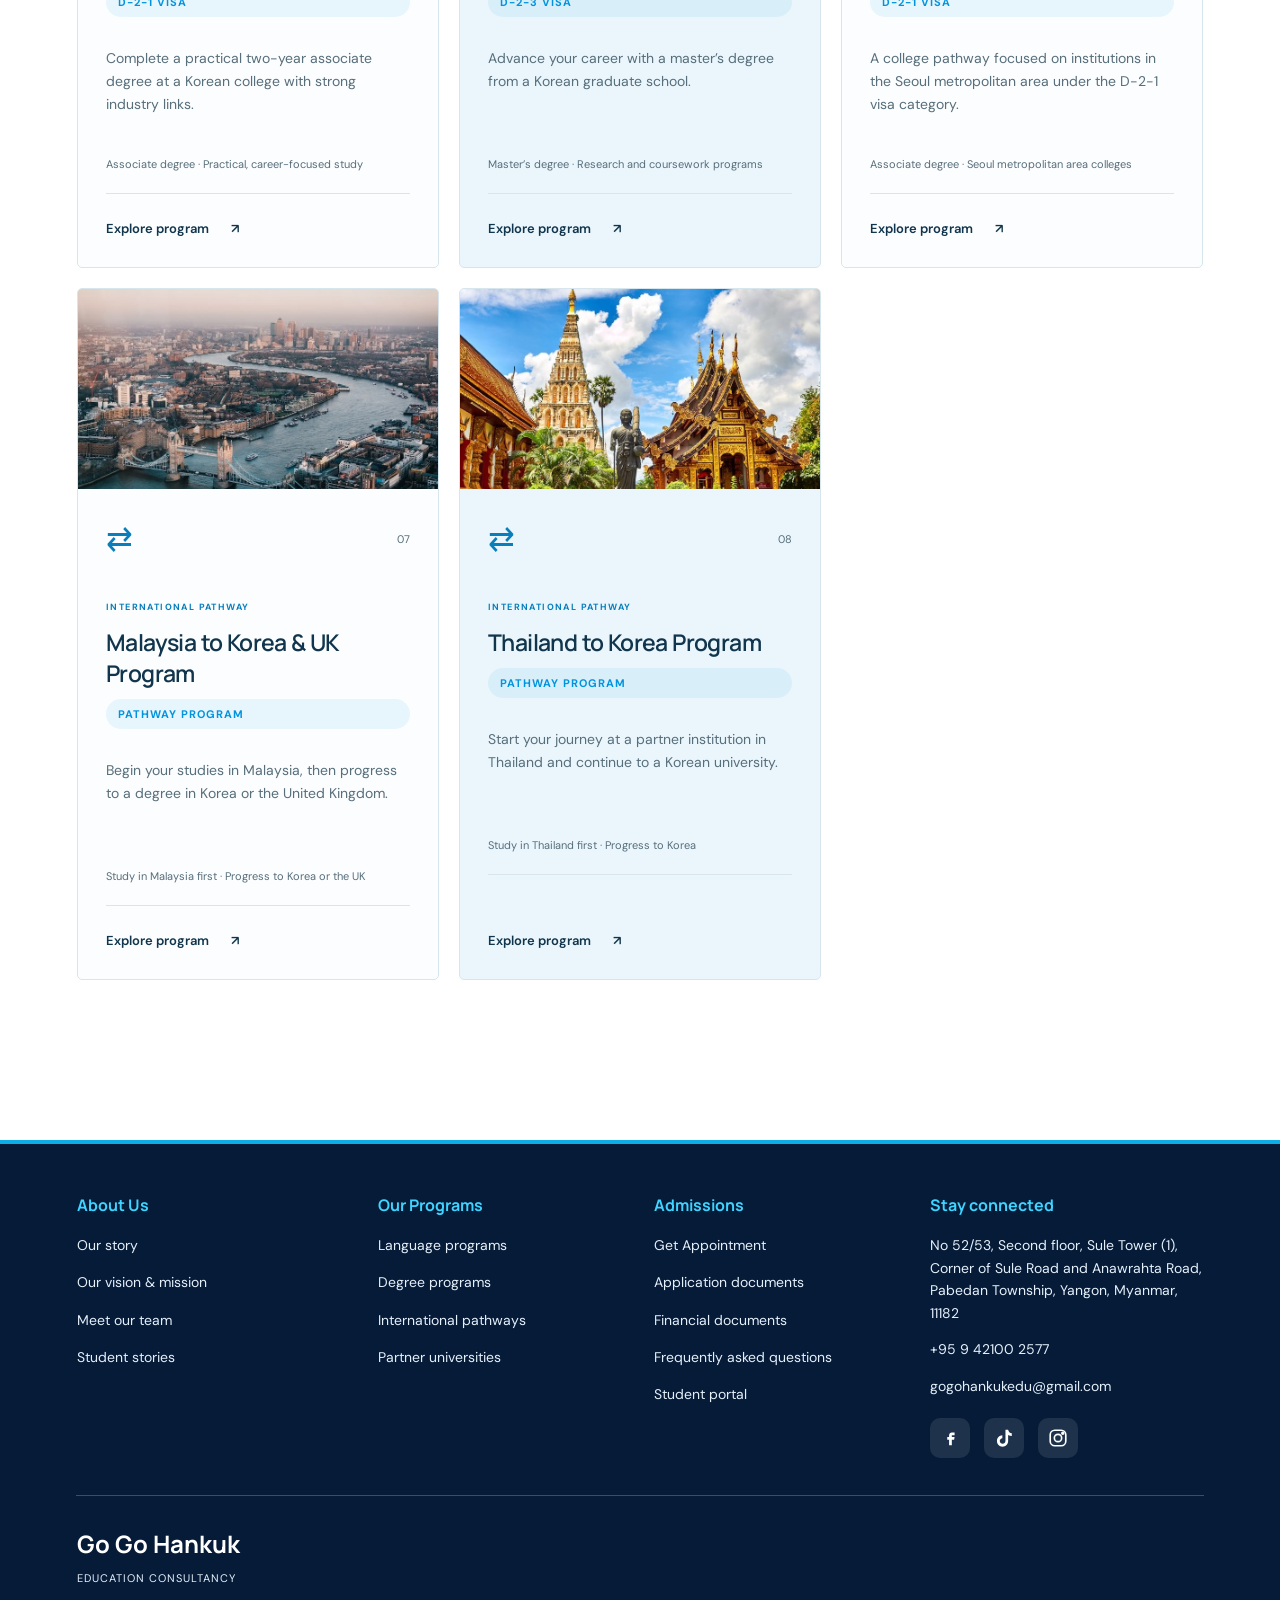
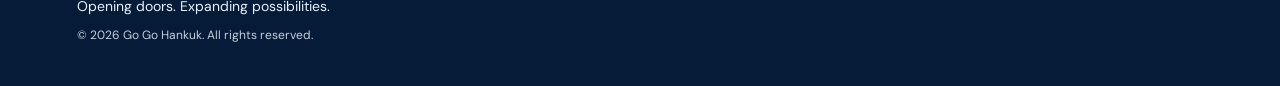
<file: programs.html>
<!doctype html>
<html lang="en">

<head>
    <meta charset="utf-8">
    <meta name="viewport" content="width=device-width,initial-scale=1">
    <meta name="description" content="Go Go Education — Programs. Explore your education journey.">
    <title>Programs | Go Go Education</title>
    <link rel="icon" href="assets/go-go-logo.png">
    <script>(function(){try{var t=localStorage.getItem("theme");if(t!=="dark"&&t!=="light")t=matchMedia("(prefers-color-scheme:dark)").matches?"dark":"light";document.documentElement.setAttribute("data-theme",t);}catch(e){}})()</script>
    <link rel="stylesheet" href="styles.css">
    <link rel="stylesheet" href="home-layout.css">
    <link rel="stylesheet" href="pages.css">
    <link rel="stylesheet" href="theme.css">
    <script src="content.js" defer></script>
    <script src="cms-bridge.js" defer></script>
    <script src="cms-client.js" defer></script>
    <script src="translations.js" defer></script>
    <script src="i18n.js" defer></script>
    <script src="app.js" defer></script>
</head>

<body><a class="skip" href="#main">Skip to content</a>
    <header class="school-header"><a class="web-banner" href="index.html" aria-label="Go Go Education home"><img
                src="assets/web-banner.png" alt="Go Go Hankuk Korea Education Consultancy banner" width="2560"
                height="280"></a>
        <div class="mobile-bar"><span>GO GO EDUCATION</span><button class="menu-toggle" aria-expanded="false"
                aria-controls="navigation">Menu ☰</button></div>
        <nav id="navigation" aria-label="Main navigation"><a href="index.html">Home</a><a href="about.html">About</a><a
                href="programs.html" aria-current="page">Programs</a><a href="news.html">News</a><a
                href="success.html">Success</a><a href="admissions.html">Admissions</a><a
                href="faq.html">FQ&A</a><a href="portal.html">Portal</a><button class="nav-search" id="search-open" aria-label="Search programs"><img
                    src="assets/search.svg" width="25" height="25" alt=""><span class="nav-search-label">Search…</span></button><button class="theme-toggle" id="theme-toggle" aria-label="Switch to dark mode"><svg class="icon-moon" viewBox="0 0 24 24" aria-hidden="true"><path d="M21 12.8A9 9 0 1 1 11.2 3a7 7 0 0 0 9.8 9.8z"/></svg><svg class="icon-sun" viewBox="0 0 24 24" aria-hidden="true"><circle cx="12" cy="12" r="4"/><path d="M12 2v2M12 20v2M4.9 4.9l1.4 1.4M17.7 17.7l1.4 1.4M2 12h2M20 12h2M4.9 19.1l1.4-1.4M17.7 6.3l1.4-1.4"/></svg></button></nav>
    </header>
    <main id="main">
        <nav class="tabs" id="programs-tabs" aria-label="Academic section navigation">
            <button type="button" data-tab="korean">Korean Language Classes</button>
            <button type="button" data-tab="programs" aria-current="page">Study Abroad Programs</button>
            <button type="button" data-tab="universities">Partner Universities</button>
        </nav>
        <section id="korean" class="tab-panel korean-classes" hidden>
            <p class="eyebrow"><span class="dot"></span> LEARN WITH GO GO HANKUK</p>
            <h2>Korean Language Classes</h2>
            <p>Explore our Korean classes below. Contact us for the latest schedule and fees.</p>
            <div class="class-grid">
                <article><img src="assets/figma/korean-offline-class-1.jpg" alt="" loading="lazy"><h3>Offline Class 1</h3><p>Basic, Level 1-1 &amp; Level 2-1</p></article>
                <article><img src="assets/figma/korean-offline-class-2.jpg" alt="" loading="lazy"><h3>Offline Class 2</h3><p>Offline Level 1-2 &amp; Online Level 2-1</p></article>
                <article><img src="assets/figma/korean-snu-special.jpg" alt="" loading="lazy"><h3>SNU Special Class</h3><p>Basic to Level 3</p></article>
            </div>
            <button class="button small" id="enquire-korean">Enquire about classes</button>
        </section>
        <section id="programs" class="section tab-panel">
            <div class="section-heading">
                <div>
                    <p class="eyebrow">FIND YOUR DIRECTION</p>
                    <h2>Our Programs</h2>
                </div>
                <p>From Korean language courses to degree and international pathway programs, choose the route that fits
                    your goals. Select a program to read more about the visa, requirements and how we support you.</p>
            </div>
            <div class="program-grid" id="program-list"></div>
        </section>
        <section id="universities" class="tab-panel section" hidden>
            <div class="section-heading">
                <div>
                    <p class="eyebrow">OUR UNIVERSITY NETWORK</p>
                    <h2>Partner Universities</h2>
                </div>
                <p>Explore our partner universities and find the next step in your education journey.<span class="uni-count">33 universities</span></p>
            </div>
            <div class="university-grid" id="university-list"></div>
        </section>
    </main>
    <footer>
        <div class="footer-band">
            <div class="footer-main">
                <div class="footer-col">
                    <strong>About Us</strong>
                    <a href="about.html#about-us">Our story</a>
                    <a href="about.html#vision-mission">Our vision &amp; mission</a>
                    <a href="about.html#leadership">Meet our team</a>
                    <a href="success.html">Student stories</a>
                </div>
                <div class="footer-col">
                    <strong>Our Programs</strong>
                    <a href="programs.html">Language programs</a>
                    <a href="programs.html">Degree programs</a>
                    <a href="programs.html">International pathways</a>
                    <a href="about.html#network">Partner universities</a>
                </div>
                <div class="footer-col">
                    <strong>Admissions</strong>
                    <a href="admissions.html" class="js-appointment">Get Appointment</a>
                    <a href="admissions.html">Application documents</a>
                    <a href="admissions.html">Financial documents</a>
                    <a href="faq.html">Frequently asked questions</a>
                    <a href="portal.html">Student portal</a>
                </div>
                <div class="footer-col footer-contact">
                    <strong>Stay connected</strong>
                    <p>No 52/53, Second floor, Sule Tower (1), Corner of Sule Road and Anawrahta Road, Pabedan Township, Yangon, Myanmar, 11182</p>
                    <a href="tel:+959421002577">+95 9 42100 2577</a>
                    <a href="mailto:gogohankukedu@gmail.com">gogohankukedu@gmail.com</a>
                    <div class="social-links">
                        <a href="https://www.facebook.com/share/17Yx3BDXqD/" target="_blank" rel="noopener" aria-label="Facebook"><svg viewBox="0 0 24 24" fill="currentColor"><path d="M14 9h3V6h-3c-1.7 0-3 1.3-3 3v2H9v3h2v6h3v-6h2.5l.5-3H14V9c0-.3.2-.5.5-.5z"/></svg></a>
                        <a href="https://www.tiktok.com/@go.go.hankuk" target="_blank" rel="noopener" aria-label="TikTok"><svg viewBox="0 0 24 24" fill="currentColor"><path d="M16.5 3c.4 2.1 1.8 3.6 4 3.9v3c-1.4 0-2.8-.4-4-1.2v6.6c0 3.4-2.7 6.2-6.1 6.2S4.3 18.7 4.3 15.3c0-3.3 2.6-6 5.9-6.2v3.1c-1.6.2-2.8 1.5-2.8 3.1 0 1.7 1.4 3.1 3.1 3.1s3.1-1.4 3.1-3.1V3h2.9z"/></svg></a>
                        <a href="https://www.instagram.com/gogohankuk" target="_blank" rel="noopener" aria-label="Instagram"><svg viewBox="0 0 24 24" fill="none" stroke="currentColor" stroke-width="1.8"><rect x="3.5" y="3.5" width="17" height="17" rx="5"/><circle cx="12" cy="12" r="4"/><circle cx="17.2" cy="6.8" r="1"/></svg></a>
                    </div>
                </div>
            </div>
            <div class="footer-divider"></div>
            <div class="footer-brand-row"><span><strong data-brand>Go Go Hankuk</strong></span>
                <p class="footer-tagline-small">EDUCATION CONSULTANCY</p>
                <p class="footer-tagline">Opening doors. Expanding possibilities.</p>
                <p class="footer-copy">© <span id="year"></span> <span data-brand>Go Go Hankuk</span>. All rights reserved.</p>
            </div>
        </div>
    </footer>
    <dialog id="detail-dialog" aria-labelledby="dialog-title"><button class="close-dialog"
            aria-label="Close details">×</button>
        <p class="eyebrow" id="dialog-label"></p>
        <h2 id="dialog-title"></h2>
        <div id="dialog-body"></div><a class="button" href="admissions.html" id="dialog-cta">Talk about your next step
            ↗</a>
    </dialog><noscript>
        <p>Enable JavaScript to view program details and news content.</p>
    </noscript>
</body>

</html>
</file>
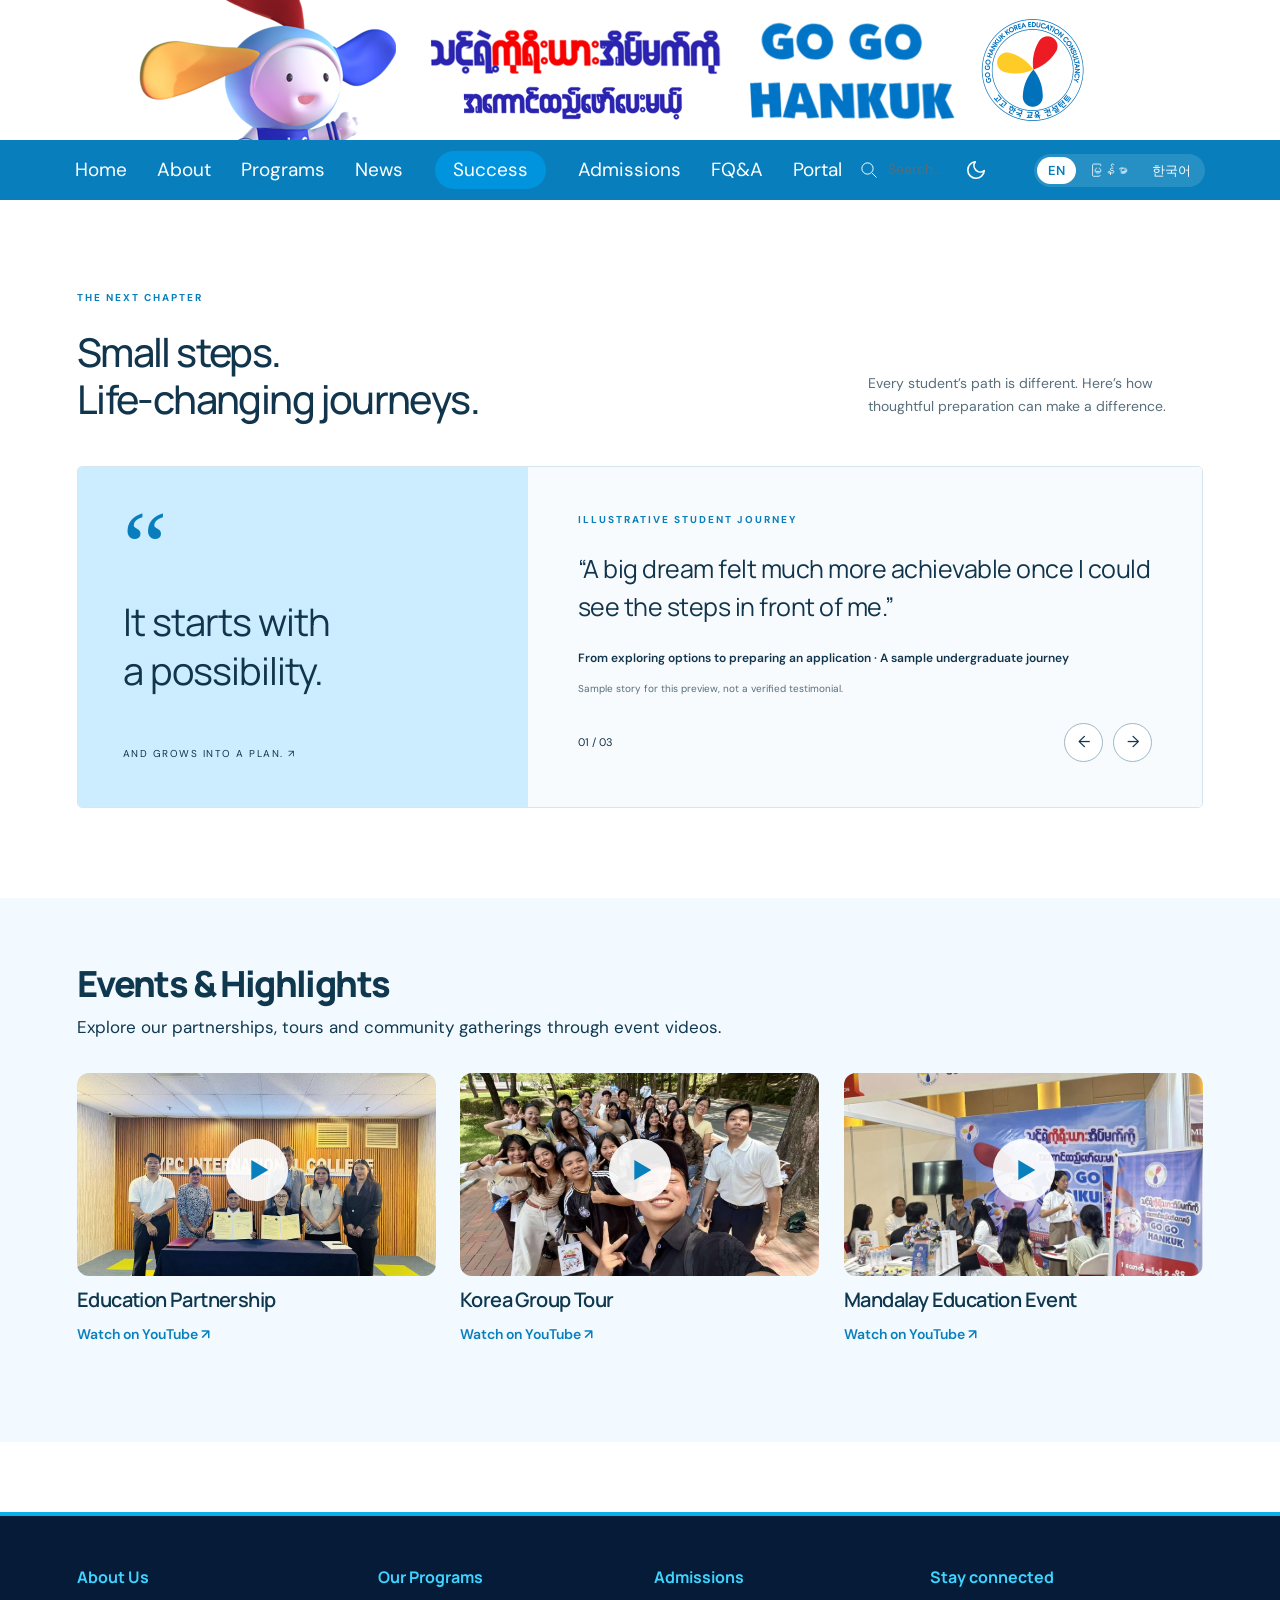
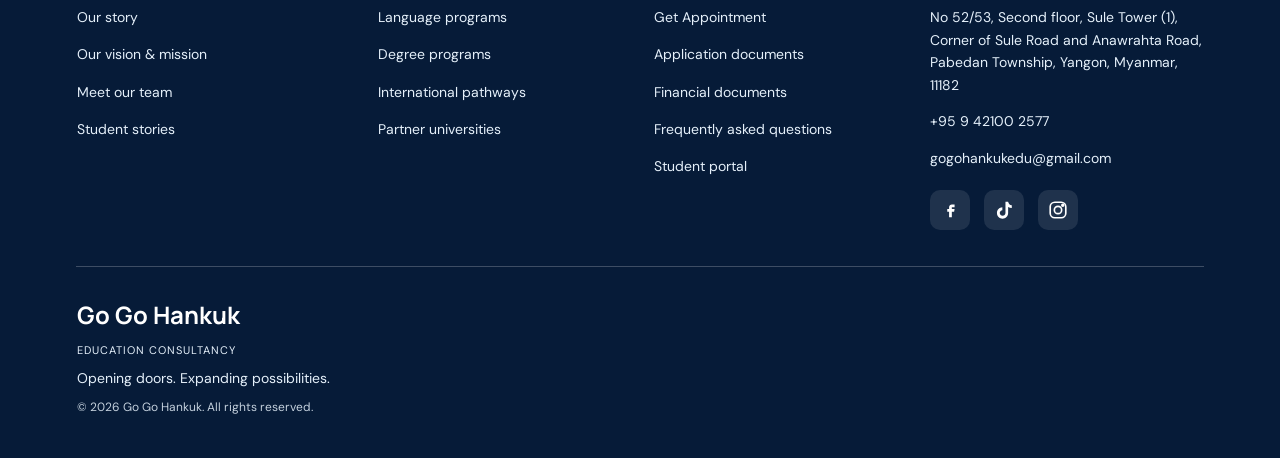
<file: success.html>
<!doctype html>
<html lang="en">

<head>
    <meta charset="utf-8">
    <meta name="viewport" content="width=device-width,initial-scale=1">
    <meta name="description" content="Go Go Education — Success. Explore your education journey.">
    <title>Success | Go Go Education</title>
    <link rel="icon" href="assets/go-go-logo.png">
    <script>(function(){try{var t=localStorage.getItem("theme");if(t!=="dark"&&t!=="light")t=matchMedia("(prefers-color-scheme:dark)").matches?"dark":"light";document.documentElement.setAttribute("data-theme",t);}catch(e){}})()</script>
    <link rel="stylesheet" href="styles.css">
    <link rel="stylesheet" href="home-layout.css">
    <link rel="stylesheet" href="pages.css">
    <link rel="stylesheet" href="theme.css">
    <script src="content.js" defer></script>
    <script src="cms-bridge.js" defer></script>
    <script src="cms-client.js" defer></script>
    <script src="translations.js" defer></script>
    <script src="i18n.js" defer></script>
    <script src="app.js" defer></script>
</head>

<body><a class="skip" href="#main">Skip to content</a>
    <header class="school-header"><a class="web-banner" href="index.html" aria-label="Go Go Education home"><img
                src="assets/web-banner.png" alt="Go Go Hankuk Korea Education Consultancy banner" width="2560"
                height="280"></a>
        <div class="mobile-bar"><span>GO GO EDUCATION</span><button class="menu-toggle" aria-expanded="false"
                aria-controls="navigation">Menu ☰</button></div>
        <nav id="navigation" aria-label="Main navigation"><a href="index.html">Home</a><a href="about.html">About</a><a
                href="programs.html">Programs</a><a href="news.html">News</a><a href="success.html"
                aria-current="page">Success</a><a href="admissions.html">Admissions</a><a
                href="faq.html">FQ&A</a><a href="portal.html">Portal</a><button class="nav-search" id="search-open" aria-label="Search programs"><img
                    src="assets/search.svg" width="25" height="25" alt=""><span class="nav-search-label">Search…</span></button><button class="theme-toggle" id="theme-toggle" aria-label="Switch to dark mode"><svg class="icon-moon" viewBox="0 0 24 24" aria-hidden="true"><path d="M21 12.8A9 9 0 1 1 11.2 3a7 7 0 0 0 9.8 9.8z"/></svg><svg class="icon-sun" viewBox="0 0 24 24" aria-hidden="true"><circle cx="12" cy="12" r="4"/><path d="M12 2v2M12 20v2M4.9 4.9l1.4 1.4M17.7 17.7l1.4 1.4M2 12h2M20 12h2M4.9 19.1l1.4-1.4M17.7 6.3l1.4-1.4"/></svg></button></nav>
    </header>
    <main id="main">
        <section id="stories" class="section stories">
            <div class="section-heading">
                <div>
                    <p class="eyebrow">THE NEXT CHAPTER</p>
                    <h2>Small steps.<br>Life-changing journeys.</h2>
                </div>
                <p>Every student’s path is different. Here’s how thoughtful preparation can make a difference.</p>
            </div>
            <div class="story-layout">
                <div class="story-art"><span>“</span>
                    <p>It starts with<br>a possibility.</p>
                    <div>AND GROWS INTO A PLAN. ↗</div>
                </div>
                <div class="story-content">
                    <p class="eyebrow">ILLUSTRATIVE STUDENT JOURNEY</p>
                    <blockquote id="story-quote"></blockquote>
                    <p id="story-name" class="story-name"></p>
                    <p class="disclaimer">Sample story for this preview, not a verified testimonial.</p>
                    <div class="story-controls"><span id="story-counter" aria-live="polite"></span><button
                            id="story-prev" aria-label="Previous story">←</button><button id="story-next"
                            aria-label="Next story">→</button></div>
                </div>
            </div>
        </section>
        <section id="events-gallery" class="story-video">
            <h2>Events &amp; Highlights</h2>
            <p>Explore our partnerships, tours and community gatherings through event videos.</p>
            <ul class="video-cards">
                <li>
                    <div class="video-thumb"><img src="assets/figma/video-education-partnership.jpg" alt="" loading="lazy"><button aria-label="Play Education Partnership video"><svg viewBox="0 0 24 24" fill="currentColor"><circle cx="12" cy="12" r="11" fill="#fff" opacity=".9"/><path d="M10 8.5v7l6-3.5z" fill="#0880bd"/></svg></button></div>
                    <h3>Education Partnership</h3>
                    <a href="https://www.tiktok.com/@go.go.hankuk" target="_blank" rel="noopener">Watch on YouTube ↗</a>
                </li>
                <li>
                    <div class="video-thumb"><img src="assets/figma/video-korea-group-tour.jpg" alt="" loading="lazy"><button aria-label="Play Korea Group Tour video"><svg viewBox="0 0 24 24" fill="currentColor"><circle cx="12" cy="12" r="11" fill="#fff" opacity=".9"/><path d="M10 8.5v7l6-3.5z" fill="#0880bd"/></svg></button></div>
                    <h3>Korea Group Tour</h3>
                    <a href="https://www.tiktok.com/@go.go.hankuk" target="_blank" rel="noopener">Watch on YouTube ↗</a>
                </li>
                <li>
                    <div class="video-thumb"><img src="assets/figma/video-mandalay-event.jpg" alt="" loading="lazy"><button aria-label="Play Mandalay Education Event video"><svg viewBox="0 0 24 24" fill="currentColor"><circle cx="12" cy="12" r="11" fill="#fff" opacity=".9"/><path d="M10 8.5v7l6-3.5z" fill="#0880bd"/></svg></button></div>
                    <h3>Mandalay Education Event</h3>
                    <a href="https://www.tiktok.com/@go.go.hankuk" target="_blank" rel="noopener">Watch on YouTube ↗</a>
                </li>
            </ul>
        </section>
    </main>
    <footer>
        <div class="footer-band">
            <div class="footer-main">
                <div class="footer-col">
                    <strong>About Us</strong>
                    <a href="about.html#about-us">Our story</a>
                    <a href="about.html#vision-mission">Our vision &amp; mission</a>
                    <a href="about.html#leadership">Meet our team</a>
                    <a href="success.html">Student stories</a>
                </div>
                <div class="footer-col">
                    <strong>Our Programs</strong>
                    <a href="programs.html">Language programs</a>
                    <a href="programs.html">Degree programs</a>
                    <a href="programs.html">International pathways</a>
                    <a href="about.html#network">Partner universities</a>
                </div>
                <div class="footer-col">
                    <strong>Admissions</strong>
                    <a href="admissions.html" class="js-appointment">Get Appointment</a>
                    <a href="admissions.html">Application documents</a>
                    <a href="admissions.html">Financial documents</a>
                    <a href="faq.html">Frequently asked questions</a>
                    <a href="portal.html">Student portal</a>
                </div>
                <div class="footer-col footer-contact">
                    <strong>Stay connected</strong>
                    <p>No 52/53, Second floor, Sule Tower (1), Corner of Sule Road and Anawrahta Road, Pabedan Township, Yangon, Myanmar, 11182</p>
                    <a href="tel:+959421002577">+95 9 42100 2577</a>
                    <a href="mailto:gogohankukedu@gmail.com">gogohankukedu@gmail.com</a>
                    <div class="social-links">
                        <a href="https://www.facebook.com/share/17Yx3BDXqD/" target="_blank" rel="noopener" aria-label="Facebook"><svg viewBox="0 0 24 24" fill="currentColor"><path d="M14 9h3V6h-3c-1.7 0-3 1.3-3 3v2H9v3h2v6h3v-6h2.5l.5-3H14V9c0-.3.2-.5.5-.5z"/></svg></a>
                        <a href="https://www.tiktok.com/@go.go.hankuk" target="_blank" rel="noopener" aria-label="TikTok"><svg viewBox="0 0 24 24" fill="currentColor"><path d="M16.5 3c.4 2.1 1.8 3.6 4 3.9v3c-1.4 0-2.8-.4-4-1.2v6.6c0 3.4-2.7 6.2-6.1 6.2S4.3 18.7 4.3 15.3c0-3.3 2.6-6 5.9-6.2v3.1c-1.6.2-2.8 1.5-2.8 3.1 0 1.7 1.4 3.1 3.1 3.1s3.1-1.4 3.1-3.1V3h2.9z"/></svg></a>
                        <a href="https://www.instagram.com/gogohankuk" target="_blank" rel="noopener" aria-label="Instagram"><svg viewBox="0 0 24 24" fill="none" stroke="currentColor" stroke-width="1.8"><rect x="3.5" y="3.5" width="17" height="17" rx="5"/><circle cx="12" cy="12" r="4"/><circle cx="17.2" cy="6.8" r="1"/></svg></a>
                    </div>
                </div>
            </div>
            <div class="footer-divider"></div>
            <div class="footer-brand-row"><span><strong data-brand>Go Go Hankuk</strong></span>
                <p class="footer-tagline-small">EDUCATION CONSULTANCY</p>
                <p class="footer-tagline">Opening doors. Expanding possibilities.</p>
                <p class="footer-copy">© <span id="year"></span> <span data-brand>Go Go Hankuk</span>. All rights reserved.</p>
            </div>
        </div>
    </footer>
    <dialog id="detail-dialog" aria-labelledby="dialog-title"><button class="close-dialog"
            aria-label="Close details">×</button>
        <p class="eyebrow" id="dialog-label"></p>
        <h2 id="dialog-title"></h2>
        <div id="dialog-body"></div><a class="button" href="admissions.html" id="dialog-cta">Talk about your next step
            ↗</a>
    </dialog><noscript>
        <p>Enable JavaScript to view program details and news content.</p>
    </noscript>
</body>

</html>
</file>
<file: styles.css>
@import url('https://fonts.googleapis.com/css2?family=DM+Sans:wght@400;500;600;700&family=Manrope:wght@400;500;600;700;800&display=swap');
:root{--ink:#133347;--blue:#087fbc;--sky:#e5f4fb;--muted:#576e7b;--line:#d7e5ec;--white:#fff;--radius:5px}*{box-sizing:border-box}html{scroll-behavior:smooth;scroll-padding-top:100px}body{margin:0;color:var(--ink);background:#fff;font-family:'DM Sans',sans-serif;font-size:16px;line-height:1.65}a{color:inherit;text-decoration:none}button{font:inherit;cursor:pointer}button,a{-webkit-tap-highlight-color:transparent}button:focus-visible,a:focus-visible{outline:3px solid #12659a;outline-offset:5px}img{display:block;max-width:100%;object-fit:cover}header{height:104px;padding:0 5.5%;display:flex;align-items:center;justify-content:space-between;border-bottom:1px solid var(--line);background:white;position:relative;z-index:5}.brand{display:flex;gap:10px;align-items:center;line-height:1}.brand-mark{display:grid;place-items:center;width:44px;height:44px;color:white;background:var(--blue);font-size:35px;border-radius:50% 50% 5px 50%}.brand strong{font-family:Manrope,sans-serif;font-size:27px;letter-spacing:-1px}.brand small{display:block;font-size:9px;letter-spacing:4px;margin-top:9px}nav{display:flex;gap:31px;align-items:center;font-size:14px;font-weight:500}nav a:not(.button):hover{color:var(--blue)}.button{display:inline-flex;align-items:center;justify-content:center;gap:24px;background:var(--blue);color:white;border:1px solid var(--blue);padding:16px 24px;border-radius:4px;font-size:14px;font-weight:600;transition:background .2s,transform .2s}.button:hover{background:#06658f;transform:translateY(-2px)}.button span{font-size:20px;line-height:1}.button.small{padding:12px 20px}.menu-toggle{display:none}.hero{display:grid;grid-template-columns:1fr 1fr;min-height:670px;background:#f4faff}.hero-copy{padding:64px 8% 55px 11%}.eyebrow{font-size:10px;font-weight:700;letter-spacing:2px;color:var(--blue);margin:0 0 22px}.dot{display:inline-block;height:6px;width:6px;border-radius:50%;background:var(--blue);margin-right:8px}h1,h2,h3{font-family:Manrope,sans-serif}h1{font-size:clamp(54px,5.6vw,86px);letter-spacing:-4px;line-height:1.1;font-weight:500;margin:25px 0}em{color:var(--blue);font-style:normal}.intro{max-width:405px;color:var(--muted);font-size:15px;line-height:1.85}.hero-actions{display:flex;align-items:center;flex-wrap:wrap;gap:22px;margin-top:28px}.text-link{display:inline-flex;gap:22px;align-items:center;font-size:13px;font-weight:600;background:none;border:0;padding:0;color:var(--ink)}.text-link:hover{color:var(--blue)}.hero-note{display:flex;align-items:center;gap:12px;font-size:11px;line-height:1.6;margin-top:35px;color:var(--muted)}.note-icon{font-size:28px;color:var(--blue)}.hero-visual{position:relative;margin:24px 24px 24px 0;min-width:0;overflow:hidden;border-radius:6px}.hero-visual>img{width:100%;height:100%;position:absolute;object-position:48% center}.hero-visual:after{content:'';position:absolute;inset:55% 0 0;background:linear-gradient(transparent,#102e3c88);pointer-events:none}.image-label{position:absolute;z-index:1;left:24px;top:24px;display:flex;align-items:center;gap:10px;background:#fffffff0;padding:10px 15px;font-size:10px;border-radius:4px}.mini-globe{font-size:24px}.floating-note{position:absolute;z-index:1;bottom:64px;left:25px;right:25px;background:#e7f5fcf2;display:flex;gap:16px;align-items:center;padding:22px 25px;border-radius:4px;font-size:18px;line-height:1.6}.floating-note>span{color:var(--blue);font-size:36px}.floating-note strong{font-weight:500}.photo-index{position:absolute;z-index:1;bottom:25px;left:26px;color:white;font-size:9px;letter-spacing:2px}.path-strip{display:flex;align-items:center;justify-content:space-between;padding:27px 5.5%;border-bottom:1px solid var(--line);gap:20px;font-size:14px}.path-strip>span:first-child{font-size:9px;letter-spacing:1.5px;max-width:160px}.section{padding:90px 6%}.section-heading{display:flex;align-items:flex-end;justify-content:space-between;margin-bottom:42px;gap:35px}h2{font-size:clamp(32px,3.1vw,46px);line-height:1.2;letter-spacing:-1.6px;font-weight:500;margin:0}.section-heading>p{max-width:335px;color:var(--muted);font-size:14px;margin:0 0 6px}.program-grid{display:grid;grid-template-columns:repeat(3,1fr);gap:20px}.program-card{border:1px solid var(--line);border-radius:5px;padding:28px;background:#fbfdfe}.program-card:nth-child(2){background:#eaf6fc}.card-top{display:flex;align-items:center;justify-content:space-between;margin-bottom:34px}.program-symbol{font-size:32px;color:var(--blue);font-weight:500}.number{font-size:11px;color:var(--muted)}.program-card .eyebrow{font-size:9px;letter-spacing:1.4px;margin-bottom:12px}h3{font-size:23px;letter-spacing:-.6px;line-height:1.35;font-weight:600;margin:0 0 14px}.description{color:var(--muted);font-size:14px;min-height:70px}.meta{font-size:11px;color:var(--muted)}.program-card .meta{margin:24px 0;padding-bottom:20px;border-bottom:1px solid var(--line)}.why{background:#f3f9fc;display:grid;grid-template-columns:1fr 1fr;gap:8%;align-items:center}.why-photo{position:relative;height:590px;overflow:hidden;border-radius:5px}.why-photo img{width:100%;height:100%}.photo-caption{position:absolute;bottom:0;left:0;right:0;background:linear-gradient(transparent,#122e43dd);padding:65px 28px 30px;color:white;font-size:26px;line-height:1.35}.photo-caption strong{font-weight:500}.why-copy>p:not(.eyebrow){font-size:14px;color:var(--muted);margin:24px 0}.benefit{display:flex;gap:20px;border-top:1px solid var(--line);padding:20px 0}.benefit>span{font-size:11px;color:var(--blue);padding-top:3px}.benefit h3{font-size:16px;margin:0 0 5px}.benefit p{font-size:12px;color:var(--muted);margin:0}.why-copy .text-link{margin-top:15px}.story-layout{display:grid;grid-template-columns:.8fr 1.2fr;border:1px solid var(--line);border-radius:5px;overflow:hidden}.story-art{background:#ccecff;padding:30px 45px;position:relative}.story-art>span{font-family:Georgia,serif;font-size:100px;line-height:1;color:var(--blue)}.story-art p{font-family:Manrope,sans-serif;font-size:38px;letter-spacing:-1px;line-height:1.3;margin:0 0 50px}.story-art>div{font-size:10px;letter-spacing:1.5px}.story-content{padding:45px 50px;background:#f8fbfd}blockquote{font-family:Manrope,sans-serif;font-size:25px;line-height:1.5;letter-spacing:-.5px;margin:0 0 24px}.story-name{font-size:12px;font-weight:600}.disclaimer{font-size:10px;color:var(--muted)}.story-controls{display:flex;align-items:center;gap:10px;margin-top:25px}.story-controls span{margin-right:auto;font-size:11px}.story-controls button{width:39px;height:39px;border:1px solid #9eb9ca;background:white;border-radius:50%;color:var(--ink)}.story-controls button:hover{background:var(--sky)}.journal{padding-top:10px}.news-grid{display:grid;grid-template-columns:repeat(3,1fr);gap:26px}.news-card img{width:100%;height:210px;border-radius:5px;margin-bottom:23px}.news-card .eyebrow{font-size:9px;margin-bottom:10px}.news-card h3{font-size:20px}.news-card button{border:0;background:none;text-align:left;padding:0;color:var(--ink);font:inherit;line-height:1.45}.news-card button:hover{color:var(--blue)}.contact{background:#dff2fc;margin:0 3% 70px;border-radius:6px;padding:65px 5%;display:flex;align-items:center;justify-content:space-between;overflow:hidden}.contact h2{font-size:clamp(32px,3.6vw,52px)}.contact p:not(.eyebrow){font-size:14px;color:var(--muted)}.contact .button{margin-top:18px}.contact .contact-note{font-size:10px}.contact-arrow{font-size:220px;color:#9ed7f3;line-height:1;margin-right:10px}footer{padding:0}dialog{border:1px solid var(--line);border-radius:10px;max-width:600px;width:calc(100% - 32px);padding:45px;color:var(--ink)}dialog::backdrop{background:#0b263b99;backdrop-filter:blur(4px)}dialog h2{font-size:32px;margin-bottom:25px}#dialog-body{font-size:15px;line-height:1.9;color:var(--muted);margin-bottom:30px}.close-dialog{position:absolute;top:10px;right:15px;font-size:27px;border:0;background:none;color:var(--ink)}[hidden]{display:none!important}.skip{position:absolute;left:10px;top:-60px;background:white;padding:10px;z-index:20}.skip:focus{top:5px}
@media(min-width:1500px){body{max-width:1800px;margin:auto}}@media(max-width:1050px){nav{gap:18px;font-size:12px}.hero-copy{padding:45px 7% 40px 10%}h1{font-size:64px}.hero{min-height:640px}.hero-actions{gap:18px}.hero-actions .button{padding:14px 18px}.why{gap:5%}.story-content{padding:35px}.contact-arrow{font-size:160px}}
@media(max-width:760px){html{scroll-padding-top:20px}header{height:82px;padding:0 6%}.brand strong{font-size:24px}.brand-mark{height:37px;width:37px;font-size:28px}.menu-toggle{display:flex;gap:12px;align-items:center;background:white;border:1px solid var(--line);padding:8px 12px;border-radius:4px;font-size:12px}nav{display:none;position:absolute;top:82px;left:0;right:0;background:white;padding:24px 6%;box-shadow:0 10px 15px #13334710;align-items:stretch;font-size:15px}nav.open{display:flex;flex-direction:column}nav>a{padding:6px 0}.hero{grid-template-columns:1fr}.hero-copy{padding:40px 6% 32px}h1{font-size:60px;letter-spacing:-3px}.hero .eyebrow{font-size:9px}.hero-note{margin-top:24px}.hero-visual{height:440px;margin:0 6% 24px}.hero-visual>img{object-position:center}.path-strip{justify-content:flex-start;flex-wrap:wrap;padding:22px 6%;gap:12px 25px;font-size:12px}.path-strip>span:first-child{width:100%;max-width:none}.section{padding:60px 6%}.section-heading{display:block;margin-bottom:30px}.section-heading>p{margin-top:22px}.program-grid,.news-grid{grid-template-columns:1fr}.program-card{padding:26px}.card-top{margin-bottom:25px}.description{min-height:0}.why{grid-template-columns:1fr;gap:35px}.why-photo{height:370px}.story-layout{grid-template-columns:1fr}.story-art{padding:25px 30px}.story-art>span{font-size:70px}.story-art p{font-size:32px;margin-bottom:30px}.story-content{padding:30px}blockquote{font-size:22px}.journal{padding-top:0}.news-grid{gap:34px}.news-card img{height:240px}.contact{margin:0 4% 50px;padding:40px 7%}.contact-arrow{display:none}.eyebrow{margin-bottom:18px}dialog{padding:38px 25px}}
@media(prefers-reduced-motion:reduce){html{scroll-behavior:auto}*{transition:none!important}}
</file>
<file: home-layout.css>
/* Screenshot-inspired homepage. Change these tokens to adjust the theme. */
:root{--blue:#087fbc;--sky:#e5f5ff;--ink:#11354c}
body{max-width:none}.school-header{display:block;height:auto;padding:0;border:0;background:white}.header-top{height:140px;display:flex;align-items:center;justify-content:center;position:relative;padding:15px 4%}.school-brand{display:flex;align-items:center;gap:16px}.school-brand img{height:108px;width:108px;object-fit:contain}.school-brand strong{font-family:Manrope,sans-serif;display:block;font-size:36px;line-height:1.3;letter-spacing:.2px;font-weight:800}.school-brand small{font-size:18px;font-weight:400;letter-spacing:.5px}.site-search{position:absolute;left:3.6%;border:0;background:transparent;color:var(--ink);padding:10px;display:flex}.header-contact{position:absolute;right:4%;display:flex;align-items:center;gap:12px;color:var(--blue);font-size:17px}.header-contact span{font-size:32px}.school-header nav{height:60px;display:flex;justify-content:center;gap:clamp(24px,3.2vw,62px);background:var(--blue);color:#fff;font-size:19px;font-weight:400;padding:0 20px}.school-header nav a{white-space:nowrap}.school-header nav a:hover{color:white;text-decoration:underline;text-underline-offset:7px}.hero{display:block;position:relative;min-height:760px;height:calc(100vh - 200px);background:#d8edf8;isolation:isolate;overflow:hidden}.hero-visual{position:absolute;inset:0;margin:0;border-radius:0;z-index:-1;height:auto}.hero-visual>img{width:100%;height:100%;object-position:center 44%;object-fit:cover}.hero-visual:after{display:none}.hero-copy{position:relative;top:22%;margin-left:6.9%;width:43.4%;padding:clamp(42px,6.3vw,122px) 3.5vw 48px;background:#43a9db;color:white}.hero h1{font-family:Manrope,sans-serif;font-weight:800;letter-spacing:-2px;font-size:clamp(44px,4.8vw,92px);line-height:1.12;margin:0 0 24px;white-space:nowrap}.hero .intro{font-size:clamp(25px,2.65vw,50px);line-height:1.25;max-width:none;color:white;margin:0}.hero-actions{margin-top:40px;display:block}.hero-actions .button{background:white;border-color:white;color:#07669d;border-radius:0;padding:14px 30px;font-size:18px;font-weight:400}.hero-actions .button:hover{background:#e7f6ff}.hero-copy>.eyebrow,.hero-note,.hero-actions>.text-link,.image-label,.floating-note,.photo-index{display:none}.footer-logo{width:62px;height:62px;object-fit:contain}.search-input{padding:14px;width:100%;border:1px solid var(--line);font:inherit;margin-bottom:14px}.search-result{display:block;border:0;border-bottom:1px solid var(--line);background:white;padding:14px 0;width:100%;text-align:left;color:var(--blue)}

/* ---------- Nav: active pill + search box (matches updated Figma nav) ---------- */
.school-header nav a[aria-current="page"]{background:#0094df;border-radius:999px;padding:8px 18px;margin:0 2px}
.nav-search{background:#fff;border-radius:12px;padding:0 14px;height:40px;display:flex;align-items:center;gap:10px;border:0;margin-left:6px}
.nav-search img{width:18px;height:18px;flex:none}
.nav-search-label{color:#576e7a;font-size:14px;white-space:nowrap}

/* ---------- Impact stats (Home page, mirrors Figma's animated statistics band) ---------- */
.impact{background:#f3faff;padding:56px 6%}
.impact>.eyebrow{margin:0 0 32px}
.impact-stats{list-style:none;display:flex;gap:56px;flex-wrap:wrap;padding:0;margin:0}
.impact-stats li{display:flex;flex-direction:column;gap:12px;flex:1 1 220px}
.impact-stats .impact-icon{width:36px;height:36px;color:var(--blue)}
.impact-stats strong{font-family:Manrope,sans-serif;font-size:48px;font-weight:800;letter-spacing:-1px;color:var(--blue);line-height:1}
.impact-stats span{font-family:'DM Sans',sans-serif;font-weight:700;font-size:17px;color:var(--ink)}
@media(max-width:760px){.impact{padding:44px 6%}.impact-stats{gap:32px}.impact-stats strong{font-size:38px}}

/* ---------- Footer (matches updated Figma: dark band, 4 columns, brand row) ---------- */
.footer-band{background:#061b38;position:relative;box-shadow:inset 0 4px 0 #0dade5}
.footer-main{max-width:1280px;margin:0 auto;display:grid;grid-template-columns:1.1fr 1fr 1fr 1.1fr;gap:28px;padding:52px 6% 0}
.footer-col{display:flex;flex-direction:column;gap:14px;font-size:14px}
.footer-col>strong{font-family:Manrope,sans-serif;font-size:16px;font-weight:700;color:#3dd4ff;margin-bottom:2px}
.footer-col>a{color:#e5f0fa;font-size:14px}
.footer-col>a:hover{color:#fff;text-decoration:underline}
.footer-contact>p{color:#e5f0fa;font-size:14px;margin:0;line-height:1.6}
.social-links{display:flex;gap:14px;margin-top:6px}
.social-links a{display:flex;align-items:center;justify-content:center;width:40px;height:40px;border-radius:10px;background:rgba(255,255,255,.1);color:#fff}
.social-links a:hover{background:rgba(255,255,255,.2)}
.social-links svg{width:22px;height:22px}
.footer-divider{max-width:1128px;margin:36px auto 0;border-top:1px solid rgba(255,255,255,.22)}
.footer-brand-row{max-width:1280px;margin:0 auto;padding:28px 6% 40px;color:#e5f0fa}
.footer-brand-row strong{font-family:Manrope,sans-serif;font-size:24px;font-weight:700;color:#fff;display:block}
.footer-tagline-small{font-size:11px;letter-spacing:1px;margin:6px 0 0}
.footer-tagline{font-size:14px;margin:8px 0 0}
.footer-copy{font-size:12px;margin:8px 0 0;opacity:.85}
@media(max-width:1050px){.footer-main{grid-template-columns:1fr 1fr}}
@media(max-width:760px){.footer-main{grid-template-columns:1fr;padding:40px 6% 0}.footer-brand-row{padding:24px 6% 36px}}
/* ---------- Academic section tabs + Korean classes + Partner Universities (matches updated Figma: Programs page) ---------- */
.tabs{display:flex;gap:8px;padding:22px 6% 0;border-bottom:1px solid var(--line)}
.tabs button{background:none;border:0;border-radius:8px 8px 0 0;padding:12px 22px;font-size:15px;font-weight:600;color:var(--muted)}
.tabs button:hover{color:var(--blue)}
.tabs button[aria-current="page"]{background:var(--sky);color:var(--blue)}
.tab-panel[hidden]{display:none}
.korean-classes{padding:64px 6%}
.korean-classes h2{font-size:clamp(30px,3vw,44px);letter-spacing:-1px;margin:14px 0 10px}
.korean-classes>p:not(.eyebrow){color:var(--muted);font-size:16px;margin:0 0 32px}
.class-grid{display:grid;grid-template-columns:repeat(3,1fr);gap:20px;margin-bottom:32px}
.class-grid article{border:1px solid var(--line);border-radius:12px;padding:17px;background:#fbfdfe}
.class-grid img{width:100%;height:220px;border-radius:8px;object-fit:cover;margin-bottom:18px}
.class-grid h3{font-size:19px;margin:0 0 6px}
.class-grid p{font-size:13px;color:var(--muted);margin:0}
.university-grid{display:grid;grid-template-columns:repeat(3,1fr);gap:16px}
.university-card{display:flex;flex-direction:column;align-items:center;gap:14px;border:1px solid var(--line);border-radius:10px;padding:30px 20px;text-align:center;background:#fff;font:inherit;cursor:pointer;width:100%;transition:transform .2s,box-shadow .2s}
.university-card:hover{transform:translateY(-4px);box-shadow:0 20px 40px -28px #0b3a5a55}
.university-card img{max-height:70px;max-width:150px;object-fit:contain}
.university-card span{font-size:15px;font-weight:600;color:var(--ink)}
.uni-field-label{font-family:Manrope,sans-serif;font-weight:700;font-size:13px;color:var(--ink);margin:18px 0 8px}
.uni-field{background:var(--sky);border-radius:8px;padding:12px 14px;font-size:14px;color:var(--muted)}
.uni-field a{color:var(--blue);text-decoration:underline}
.uni-count{display:inline-block;margin-left:14px;font-size:13px;font-weight:600;color:var(--blue);background:var(--sky);padding:6px 14px;border-radius:999px}
@media(max-width:900px){.class-grid,.university-grid{grid-template-columns:1fr 1fr}}
@media(max-width:600px){.tabs{overflow-x:auto}.class-grid,.university-grid{grid-template-columns:1fr}}

/* ---------- Application Document Checklist (matches updated Figma: Admissions page) ---------- */
.checklist-intro{font-size:16px;color:var(--muted);margin:0 0 30px}
.checklist{list-style:none;margin:0;padding:0;display:flex;flex-direction:column;gap:20px}
.checklist>li{background:#fff;border:1px solid var(--line);border-radius:14px;padding:28px 32px}
.checklist h2{font-family:Manrope,sans-serif;font-weight:700;font-size:19px;letter-spacing:0;color:var(--ink);margin:0 0 16px}
.checklist-items{margin:0;padding-left:22px;display:grid;gap:10px}
.checklist-items li{font-size:15px;line-height:1.6;color:var(--muted)}
.checklist-note{background:var(--sky);border-radius:8px;padding:14px 16px;font-size:13px;color:var(--ink);margin:18px 0 0;max-width:none}
@media(max-width:760px){.checklist>li{padding:22px 20px}}

/* ---------- Book a consultation — appointment form dialog (matches updated Figma) ---------- */
.appointment-dialog{max-width:600px}
.appointment-dialog h2{font-size:28px;margin-bottom:8px}
.appointment-intro{color:var(--muted);font-size:15px;margin:0 0 20px}
#appointment-form{display:flex;flex-direction:column;gap:20px}
#appointment-form label{display:flex;flex-direction:column;gap:8px;font-family:Manrope,sans-serif;font-weight:700;font-size:13px;color:var(--ink)}
#appointment-form input,#appointment-form select,#appointment-form textarea{font:inherit;font-family:'DM Sans',sans-serif;font-weight:400;font-size:14px;color:var(--ink);background:#fff;border:1px solid var(--line);border-radius:8px;padding:12px 14px}
#appointment-form textarea{resize:vertical}
.appointment-row{display:grid;grid-template-columns:1fr 1fr;gap:16px}
#appointment-form .button{width:100%;justify-content:center;margin-top:4px}
.appointment-note{font-size:12px;color:var(--muted);margin:0}
@media(max-width:600px){.appointment-row{grid-template-columns:1fr}}

/* ---------- Our Team — staff carousel (matches updated Figma: About page) ---------- */
.team{background:#f3faff;padding:64px 6%}
.team-head{display:flex;justify-content:space-between;align-items:flex-end;gap:24px;margin-bottom:24px}
.team-head .eyebrow{color:var(--blue);font-size:11px}
.team-head h2{font-family:Manrope,sans-serif;font-weight:800;color:var(--ink);font-size:36px;letter-spacing:-.5px;margin:12px 0 0}
.team-head p{color:#576e7b;font-size:16px;margin:8px 0 0;max-width:600px}
.team-controls{display:flex;gap:12px;flex:none}
.team-controls button{width:46px;height:46px;border-radius:50%;border:1px solid var(--blue);background:#fff;color:var(--blue);font-size:20px;display:grid;place-items:center}
.team-controls button:hover{background:var(--blue);color:#fff}
.team-carousel{list-style:none;display:flex;gap:20px;padding:0;margin:0;overflow-x:auto;scroll-behavior:smooth;scrollbar-width:none}
.team-carousel::-webkit-scrollbar{display:none}
.team-carousel li{flex:0 0 240px;display:flex;flex-direction:column;gap:12px}
.team-photo{background:#e0eff7;border-radius:16px;height:252px;display:flex;flex-direction:column;align-items:center;justify-content:center;gap:18px;color:#7fa6bc}
.team-photo svg{width:56px;height:56px}
.team-photo span{font-size:12px;color:#576e7b}
.team-carousel strong{font-family:Manrope,sans-serif;font-size:18px;color:var(--ink)}
.team-carousel li>span{font-size:13px;color:#576e7b}
.team-hint{font-size:12px;color:#576e7b;margin:16px 0 0}
@media(max-width:760px){.team{padding:44px 6%}.team-head{flex-direction:column;align-items:flex-start}.team-head h2{font-size:28px}}

/* ---------- Our Story in Motion — video showcase (matches updated Figma: About page) ---------- */
.story-video{background:#f2faff;padding:64px 6%}
.story-video h2{font-family:Manrope,sans-serif;font-weight:800;color:#0f384f;font-size:36px;margin:0}
.story-video>p{color:#0f384f;font-size:17px;margin:8px 0 0}
.video-cards{list-style:none;display:grid;grid-template-columns:repeat(3,1fr);gap:24px;padding:0;margin:32px 0}
.video-cards li{display:flex;flex-direction:column;gap:10px}
.video-thumb{position:relative;border-radius:12px;overflow:hidden;height:203px}
.video-thumb img{width:100%;height:100%;object-fit:cover}
.video-thumb button{position:absolute;inset:0;margin:auto;width:80px;height:80px;border:0;background:none;cursor:pointer}
.video-cards h3{font-family:Manrope,sans-serif;font-size:20px;color:#0f384f;margin:0}
.video-cards a{color:#0880bd;font-size:14px;font-weight:600}
.story-video .button.small{background:#0880bd;border-color:#0880bd;border-radius:8px}
@media(max-width:900px){.video-cards{grid-template-columns:1fr}}

/* ---------- Our Agencies — Thailand & Malaysia (matches updated Figma: About page) ---------- */
.agencies{background:#f2f9fd;padding:64px 6%}
.agencies .eyebrow{color:#0784be;font-size:12px}
.agencies h2{font-family:Manrope,sans-serif;font-weight:800;color:#143c50;font-size:38px;margin:12px 0 0}
.agencies>p{color:#587181;font-size:17px;margin:18px 0 0}
.agency-grid{display:grid;grid-template-columns:1fr 1fr;gap:28px;margin-top:32px}
.agency-card{background:#fff;border:1px solid #dfeaf0;border-radius:18px;overflow:hidden}
.agency-logo{height:200px;display:flex;align-items:center;justify-content:center;border-bottom:1px solid #edf2f5}
.agency-logo img{max-height:110px;width:auto;object-fit:contain}
.agency-body{padding:28px 30px 32px}
.agency-body .eyebrow{color:#0784be;font-size:12px;letter-spacing:1px}
.agency-body h3{font-family:Manrope,sans-serif;font-size:26px;color:#143c50;margin:14px 0 0}
.agency-body>p:not(.eyebrow):not(.agency-highlight){color:#143c50;font-size:16px;line-height:1.8;margin:12px 0 0}
.agency-highlight{background:#edf8fe;color:#075e87;font-size:14px;font-weight:500;border-radius:10px;padding:14px 16px;margin:24px 0 0}
@media(max-width:900px){.agency-grid{grid-template-columns:1fr}}

@media(max-width:1100px){.school-header nav{gap:22px;font-size:15px}.hero{min-height:650px}.hero-copy{width:51%;padding:65px 35px 45px}.hero h1{font-size:50px}.hero .intro{font-size:30px}.school-brand strong{font-size:29px}.school-brand small{font-size:15px}.header-contact{font-size:14px}}
@media(max-width:760px){.header-top{height:112px;padding:10px 5%;justify-content:flex-start}.school-brand{gap:10px}.school-brand img{width:76px;height:76px}.school-brand strong{font-size:24px}.school-brand small{font-size:10px;letter-spacing:0}.site-search,.header-contact{display:none}.school-header .menu-toggle{margin-left:auto;font-size:11px;padding:8px}.school-header nav{display:none;position:absolute;top:112px;left:0;right:0;height:auto;padding:20px 6%;gap:10px;font-size:16px}.school-header nav.open{display:flex;align-items:stretch}.hero{height:700px;min-height:0}.hero-visual>img{object-position:62% center}.hero-copy{top:260px;margin-left:6%;width:88%;padding:40px 26px}.hero h1{font-size:clamp(31px,8vw,50px);letter-spacing:-1px;white-space:normal;margin-bottom:20px}.hero .intro{font-size:27px}.hero-actions{margin-top:28px}.hero-actions .button{font-size:15px;padding:13px 22px}}
</file>
<file: pages.css>
.web-banner{display:block;width:100%;background:white}.web-banner img{width:100%;height:auto;max-height:none;object-fit:contain}.mobile-bar{display:none}.school-header nav{gap:30px}.school-header nav [aria-current="page"]{background:#0094DF;color:#fff;padding:8px 26px;border-radius:999px;line-height:1.2}.school-header nav [aria-current="page"]:hover{text-decoration:none;background:#0a9ff0}.nav-search{display:flex;align-items:center;justify-content:center;width:45px;height:45px;border:0;background:transparent;padding:10px}.nav-search:hover{background:#ffffff24}footer{padding-top:70px}.hero{height:760px;min-height:760px}.document-page{background:#f4faff;padding:64px 6% 72px;min-height:480px}.document-page h1{font-size:44px;line-height:1.4;letter-spacing:-1.3px;font-weight:500;margin:0 0 28px;max-width:1124px}.document-page h2{font-family:'DM Sans',sans-serif;font-size:19px;line-height:1.6;letter-spacing:0;margin-top:26px}.document-page p{font-size:18px;max-width:1124px;line-height:1.75;margin:12px 0 24px}.document-page a{text-decoration:underline;text-underline-offset:4px}.document-page .meta{font-size:13px}.journal{padding-top:64px;min-height:636px}.news-card h3 a:hover{color:var(--blue)}#pagination{position:static;display:flex;justify-content:flex-start;gap:22px;align-items:center;margin-top:55px;height:auto;background:none;padding:0;color:var(--blue)}#pagination a{padding:8px 0;font-size:15px}#pagination span{font-size:14px}#pagination [aria-disabled]{opacity:.45}.article-back{display:inline-block;margin-top:28px}.search-input{color:var(--ink)}.about-intro{display:grid;grid-template-columns:.9fr 1.1fr;gap:clamp(36px,6vw,90px);align-items:center;padding:90px 6%;background:linear-gradient(180deg,#f4faff,#fff)}.about-media{position:relative;isolation:isolate}.about-media img{width:100%;height:560px;border-radius:14px;box-shadow:0 30px 60px -30px #0b3a5a66}.about-media:before{content:'';position:absolute;inset:-18px auto auto -18px;width:60%;height:60%;border-radius:14px;background:#0094DF22;z-index:-1}.about-badge{position:absolute;right:-18px;bottom:36px;background:#0094DF;color:#fff;padding:18px 24px;border-radius:12px;box-shadow:0 18px 30px -14px #0094DF99;line-height:1.2}.about-badge strong{display:block;font-family:Manrope,sans-serif;font-size:26px;letter-spacing:-.5px}.about-badge span{font-size:11px;letter-spacing:1.5px;text-transform:uppercase;opacity:.9}.about-copy h1{font-size:clamp(40px,4.4vw,64px);letter-spacing:-2px;line-height:1.1;font-weight:600;margin:0 0 22px}.about-copy h1 em{color:#0094DF}.about-lead{font-size:20px;line-height:1.6;color:var(--ink);font-weight:500;margin:0 0 18px}.about-copy p:not(.eyebrow):not(.about-lead){font-size:16px;line-height:1.8;color:var(--muted);margin:0 0 16px}.about-stats{list-style:none;display:flex;gap:0;padding:0;margin:34px 0 0;border-top:1px solid var(--line)}.about-stats li{flex:1;padding:22px 20px 0 0;display:flex;flex-direction:column;gap:4px}.about-stats li+li{padding-left:20px;border-left:1px solid var(--line)}.about-stats strong{font-family:Manrope,sans-serif;font-size:34px;letter-spacing:-1px;color:#0094DF;line-height:1}.about-stats span{font-size:11px;letter-spacing:1.5px;text-transform:uppercase;color:var(--muted)}.vmv{padding-top:70px}.vmv-top{display:grid;grid-template-columns:1fr 1.2fr;gap:24px;margin-bottom:80px}.vmv-card{position:relative;border-radius:16px;padding:44px 42px;overflow:hidden}.vmv-card h2{font-size:30px;letter-spacing:-1px;margin:0 0 18px}.vmv-vision{background:linear-gradient(145deg,#0094DF,#065f97);color:#fff}.vmv-vision .eyebrow{color:#cdeeff}.vmv-statement{font-family:Manrope,sans-serif;font-size:clamp(20px,1.7vw,25px);line-height:1.5;letter-spacing:-.3px;margin:0;max-width:420px}.vmv-glyph{position:absolute;right:-30px;bottom:-60px;font-size:260px;line-height:1;color:#ffffff14;pointer-events:none}.vmv-mission{background:#f4faff;border:1px solid var(--line)}.vmv-list{list-style:none;margin:0;padding:0;display:grid;gap:14px}.vmv-list li{position:relative;padding:14px 0 14px 34px;font-size:15px;line-height:1.6;color:var(--ink);border-bottom:1px solid var(--line)}.vmv-list li:last-child{border-bottom:0}.vmv-list li:before{content:'✓';position:absolute;left:0;top:14px;width:22px;height:22px;border-radius:50%;background:#0094DF;color:#fff;font-size:12px;font-weight:700;display:grid;place-items:center}.values-grid{list-style:none;margin:0;padding:0;display:grid;grid-template-columns:repeat(5,1fr);gap:18px}.values-grid li{background:#fff;border:1px solid var(--line);border-radius:12px;padding:28px 22px;transition:transform .2s,box-shadow .2s,border-color .2s}.values-grid li:hover{transform:translateY(-4px);border-color:#0094DF;box-shadow:0 20px 40px -24px #0094DF88}.value-icon{display:inline-block;font-family:Manrope,sans-serif;font-size:12px;font-weight:700;letter-spacing:1px;color:#0094DF;background:#0094DF14;padding:6px 10px;border-radius:999px;margin-bottom:18px}.values-grid h3{font-size:17px;margin:0 0 8px;letter-spacing:-.3px}.values-grid p{font-size:13px;line-height:1.65;color:var(--muted);margin:0}.leadership{background:#fff;padding-top:20px}.leader{display:grid;grid-template-columns:.85fr 1.15fr;gap:clamp(36px,6vw,80px);align-items:end;background:linear-gradient(180deg,#f4faff,#e6f4fc);border:1px solid var(--line);border-radius:20px;padding:0 clamp(28px,5vw,64px) 0 0;overflow:hidden}.leader+.leader{margin-top:28px}.leader-photo{position:relative;align-self:stretch;display:flex;align-items:flex-end;justify-content:center;padding:48px 30px 0;min-height:560px}.leader-photo:before{content:'';position:absolute;left:50%;top:70px;width:min(420px,92%);aspect-ratio:1;transform:translateX(-50%);border-radius:50%;background:radial-gradient(circle at 50% 40%,#0094DF33,#0094DF08 70%,transparent 72%)}.leader-photo img{position:relative;width:auto;max-height:640px;height:100%;object-fit:contain;object-position:bottom;filter:drop-shadow(0 30px 40px #0b3a5a33)}.leader-bio{padding:56px 0}.leader-name{font-size:clamp(32px,3.2vw,44px);letter-spacing:-1.4px;font-weight:600;margin:0 0 6px}.leader-role{font-size:13px;letter-spacing:1.5px;text-transform:uppercase;color:#0094DF;font-weight:600;margin:0 0 26px}.leader-bio>p:not(.eyebrow):not(.leader-role){font-size:15px;line-height:1.8;color:var(--muted);margin:0 0 14px}.leader-quote{font-family:Manrope,sans-serif;font-size:19px;line-height:1.55;letter-spacing:-.3px;color:var(--ink);margin:26px 0;padding:6px 0 6px 22px;border-left:3px solid #0094DF}.leader-sign{display:flex;flex-direction:column;gap:3px;padding-top:22px;border-top:1px solid var(--line)}.leader-sign strong{font-family:Manrope,sans-serif;font-size:16px;letter-spacing:2.5px}.leader-sign span{font-size:12px;color:var(--muted)}.leader-alt{grid-template-columns:1.15fr .85fr;padding:0 0 0 clamp(28px,5vw,64px);background:linear-gradient(180deg,#fff,#f4faff)}.leader-alt .leader-photo{order:2}.office{background:#f4faff;padding-top:80px}.office-layout{display:grid;grid-template-columns:74px minmax(0,640px);gap:16px;justify-content:center;align-items:start}.office-slider{position:relative;border-radius:18px;overflow:hidden;background:#0b2a3c;box-shadow:0 30px 60px -30px #0b3a5a66;width:100%}.office-slider:focus-visible{outline:3px solid #0094DF;outline-offset:4px}.office-track{display:flex;transition:transform .55s cubic-bezier(.22,.61,.36,1)}.office-slide{flex:0 0 100%;margin:0;aspect-ratio:1/1}.office-slide img{width:100%;height:100%;object-fit:cover}.office-arrow{position:absolute;top:50%;transform:translateY(-50%);width:50px;height:50px;border:0;border-radius:50%;background:#ffffffe6;color:var(--ink);font-size:30px;line-height:1;display:grid;place-items:center;padding:0 0 4px;box-shadow:0 8px 20px #0b3a5a33;transition:background .2s,transform .2s}.office-arrow:hover{background:#0094DF;color:#fff;transform:translateY(-50%) scale(1.06)}.office-arrow.prev{left:20px}.office-arrow.next{right:20px}.office-caption{position:absolute;left:0;right:0;bottom:0;display:flex;justify-content:space-between;align-items:center;gap:20px;padding:60px 28px 22px;background:linear-gradient(transparent,#0b2a3ccc);color:#fff;font-size:15px;pointer-events:none}.office-caption span:last-child{font-size:11px;letter-spacing:2px;opacity:.85}.office-dots{position:absolute;bottom:22px;left:50%;transform:translateX(-50%);display:flex;gap:8px}.office-dots button{width:8px;height:8px;padding:0;border:0;border-radius:999px;background:#ffffff80;transition:width .25s,background .25s}.office-dots button[aria-current="true"]{width:26px;background:#fff}.office-grid{list-style:none;margin:0;padding:0;display:grid;grid-template-columns:1fr;grid-auto-rows:min-content;gap:8px;height:0;min-height:100%;overflow-y:auto;scrollbar-width:none}.office-grid::-webkit-scrollbar{display:none}.office-grid button{display:block;width:100%;padding:0;border:0;border-radius:10px;overflow:hidden;background:#dbe9f1;cursor:pointer;aspect-ratio:1/1;outline:3px solid transparent;outline-offset:-3px;transition:outline-color .2s}.office-grid img{width:100%;height:100%;object-fit:cover;transition:transform .3s,opacity .3s;opacity:.85}.office-grid button:hover img,.office-grid li.active img{opacity:1;transform:scale(1.05)}.office-grid li.active button{outline-color:#0094DF}.network{background:#fff;padding-top:90px}.network-intro{display:grid;grid-template-columns:1fr 1fr;gap:40px;align-items:end;margin-bottom:42px}.network-copy p{font-size:16px;line-height:1.8;color:var(--muted);margin:0 0 12px}.network-grid{list-style:none;margin:0;padding:0;display:grid;grid-template-columns:repeat(4,1fr);grid-auto-rows:300px;gap:16px}.network-card{position:relative;border-radius:16px;overflow:hidden;background:#0b2a3c;color:#fff;isolation:isolate}.network-card.featured{grid-column:span 2;grid-row:span 2}.network-card img{position:absolute;inset:0;width:100%;height:100%;object-fit:cover;transition:transform .6s cubic-bezier(.22,.61,.36,1)}.network-card:hover img{transform:scale(1.06)}.network-card:after{content:'';position:absolute;inset:0;background:linear-gradient(180deg,#0b2a3c00 35%,#0b2a3cd9);z-index:1}.network-body{position:absolute;left:0;right:0;bottom:0;padding:26px;z-index:2}.network-index{display:block;font-size:11px;letter-spacing:2px;opacity:.8;margin-bottom:8px}.network-card h3{font-size:22px;letter-spacing:-.4px;margin:0 0 6px;color:#fff}.network-card.featured h3{font-size:clamp(28px,2.6vw,38px)}.network-card p{margin:0;font-size:13px;line-height:1.5;opacity:.88}.network-badge{position:absolute;top:20px;left:20px;z-index:2;background:#0094DF;color:#fff;font-size:11px;font-weight:600;letter-spacing:1.5px;text-transform:uppercase;padding:8px 14px;border-radius:999px;box-shadow:0 10px 24px -8px #0094DF99}.visa-badge{display:inline-block;background:#0094DF14;color:#0094DF;font-size:11px;font-weight:700;letter-spacing:1px;text-transform:uppercase;padding:6px 12px;border-radius:999px;margin:-4px 0 16px}.program-card:nth-child(2){background:#fbfdfe}.program-card:nth-child(3n+2){background:#eaf6fc}.program-card{display:flex;flex-direction:column}.program-card .text-link{margin-top:auto}#dialog-body p{margin:0 0 16px}#dialog-body p:last-child{margin-bottom:0}.program-card{overflow:hidden}.program-photo{width:calc(100% + 56px);max-width:none;height:200px;object-fit:cover;margin:-28px -28px 24px;transition:transform .6s cubic-bezier(.22,.61,.36,1)}.program-card:hover .program-photo{transform:scale(1.05)}
@media(max-width:760px){.mobile-bar{display:flex;align-items:center;justify-content:space-between;padding:12px 6%;background:var(--blue);color:white;font-size:11px;letter-spacing:1px}.school-header nav{top:auto;gap:10px;z-index:10}.school-header .menu-toggle{color:var(--ink);letter-spacing:0}.school-header nav.open{position:absolute}.hero{height:700px;min-height:0}.document-page{padding:38px 6%;min-height:400px}.document-page h1{font-size:32px;letter-spacing:-1px}.document-page p{font-size:16px}.document-page h2{font-size:18px}.journal{padding-top:40px}footer{padding-top:45px}.about-intro{grid-template-columns:1fr;gap:40px;padding:50px 6% 60px}.about-media img{height:340px}.about-badge{right:12px;bottom:-18px;padding:14px 18px}.about-badge strong{font-size:20px}.about-copy h1{font-size:38px;letter-spacing:-1.2px}.about-lead{font-size:17px}.about-stats{flex-wrap:wrap}.about-stats li{flex:1 1 33%;padding-right:10px}.about-stats strong{font-size:26px}.vmv{padding-top:30px}.vmv-top{grid-template-columns:1fr;gap:16px;margin-bottom:50px}.vmv-card{padding:32px 26px}.vmv-card h2{font-size:26px}.vmv-glyph{font-size:180px}.values-grid{grid-template-columns:1fr 1fr;gap:12px}.values-grid li{padding:22px 18px}.leadership{padding-top:0}.leader{grid-template-columns:1fr;gap:0;padding:0 24px;align-items:start}.leader-photo{min-height:0;padding:36px 10px 0}.leader-photo img{max-height:420px;height:auto}.leader-bio{padding:28px 0 36px}.leader-quote{font-size:17px}.leader-alt{padding:0 24px}.leader-alt .leader-photo{order:0}.office{padding-top:50px}.office-layout{grid-template-columns:1fr;gap:12px}.office-grid{order:2;grid-template-columns:repeat(4,1fr);grid-auto-rows:auto;height:auto;min-height:0;overflow:visible;gap:8px}.office-arrow{width:40px;height:40px;font-size:24px}.office-arrow.prev{left:10px}.office-arrow.next{right:10px}.office-caption{padding:50px 16px 30px;font-size:13px}.office-caption span:last-child{display:none}.office-dots{bottom:12px}.network{padding-top:50px}.network-intro{grid-template-columns:1fr;gap:18px;margin-bottom:26px}.network-grid{grid-template-columns:1fr 1fr;grid-auto-rows:200px;gap:10px}.network-card.featured{grid-column:span 2;grid-row:span 1;min-height:260px}.network-body{padding:16px}.network-card h3{font-size:17px}.network-card p{font-size:12px}.network-badge{top:12px;left:12px;font-size:10px;padding:6px 10px}.program-photo{width:calc(100% + 52px);margin:-26px -26px 20px;height:180px}}
@media(max-width:1100px) and (min-width:761px){.values-grid{grid-template-columns:repeat(3,1fr)}.vmv-top{grid-template-columns:1fr}.office-layout{grid-template-columns:70px minmax(0,1fr)}.network-grid{grid-template-columns:repeat(2,1fr);grid-auto-rows:260px}.network-card.featured{grid-column:span 2;grid-row:span 1}}
</file>
<file: theme.css>
/* ---------- Dark mode ----------
   The active theme is stored on <html data-theme="light|dark"> (set by the toggle in the nav,
   remembered in the browser, defaults to the visitor's system preference). */
:root[data-theme="dark"]{color-scheme:dark;--ink:#e8f1f7;--muted:#a3b7c5;--line:#233a4b;--sky:#123146;--blue:#2ea7ea;--bg:#0d1a24;--bg-alt:#0f2230;--surface:#132433;--surface-2:#18303f}
[data-theme="dark"] body,[data-theme="dark"] header,[data-theme="dark"] .school-header,[data-theme="dark"] .network,[data-theme="dark"] .leadership,[data-theme="dark"] .skip{background:var(--bg)}
[data-theme="dark"] .school-header nav,[data-theme="dark"] .mobile-bar{background:#0b5f8a}
[data-theme="dark"] .menu-toggle,[data-theme="dark"] .story-controls button,[data-theme="dark"] .search-result,[data-theme="dark"] .search-input,[data-theme="dark"] dialog{background:var(--surface);color:var(--ink);border-color:var(--line)}
[data-theme="dark"] .hero{background:var(--bg-alt)}
[data-theme="dark"] .impact{background:var(--bg-alt)}
[data-theme="dark"] .team,[data-theme="dark"] .story-video,[data-theme="dark"] .agencies,[data-theme="dark"] .korean-classes{background:var(--bg-alt)}
[data-theme="dark"] .checklist>li{background:var(--surface);border-color:var(--line)}
[data-theme="dark"] .checklist-note{background:#2ea7ea22;color:#5cc0f5}
[data-theme="dark"] #appointment-form input,[data-theme="dark"] #appointment-form select,[data-theme="dark"] #appointment-form textarea{background:var(--surface);color:var(--ink);border-color:var(--line)}
[data-theme="dark"] .tabs{border-color:var(--line)}
[data-theme="dark"] .tabs button[aria-current="page"]{background:var(--surface-2)}
[data-theme="dark"] .class-grid article,[data-theme="dark"] .university-card{background:var(--surface);border-color:var(--line)}
[data-theme="dark"] .uni-count{background:var(--surface-2)}
[data-theme="dark"] .team-photo{background:var(--surface-2)}
[data-theme="dark"] .agency-card{background:var(--surface);border-color:var(--line)}
[data-theme="dark"] .agency-logo{border-color:var(--line)}
[data-theme="dark"] .agency-highlight{background:#2ea7ea22;color:#5cc0f5}
[data-theme="dark"] .agency-body>p:not(.eyebrow):not(.agency-highlight),[data-theme="dark"] .story-video h2,[data-theme="dark"] .story-video>p,[data-theme="dark"] .agencies h2,[data-theme="dark"] .agency-body h3,[data-theme="dark"] .video-cards h3{color:var(--ink)}
[data-theme="dark"] .agencies>p{color:var(--muted)}
[data-theme="dark"] .team-controls button{background:transparent}
[data-theme="dark"] .document-page,[data-theme="dark"] .office,[data-theme="dark"] .vmv-mission,[data-theme="dark"] .why,[data-theme="dark"] .story-content{background:var(--bg-alt)}
[data-theme="dark"] .about-intro{background:linear-gradient(180deg,var(--bg-alt),var(--bg))}
[data-theme="dark"] .leader{background:linear-gradient(180deg,var(--surface),var(--bg-alt))}
[data-theme="dark"] .leader-alt{background:linear-gradient(180deg,var(--bg-alt),var(--surface))}
[data-theme="dark"] .values-grid li,[data-theme="dark"] .program-card,[data-theme="dark"] .news-card,[data-theme="dark"] .story-layout{background:var(--surface);border-color:var(--line)}
[data-theme="dark"] .program-card:nth-child(3n+2){background:var(--surface-2)}
[data-theme="dark"] .story-art{background:#163a52}
[data-theme="dark"] .contact{background:#123146}
[data-theme="dark"] .contact-arrow{color:#1f5a7d}
[data-theme="dark"] .office-grid button{background:var(--surface-2)}
[data-theme="dark"] .about-badge,[data-theme="dark"] .network-badge{box-shadow:none}
[data-theme="dark"] .about-media img,[data-theme="dark"] .office-slider,[data-theme="dark"] .why-photo{box-shadow:0 30px 60px -30px #00000099}
[data-theme="dark"] .leader-photo img{filter:drop-shadow(0 30px 40px #00000080)}
[data-theme="dark"] .about-lead,[data-theme="dark"] .leader-quote,[data-theme="dark"] .vmv-list li,[data-theme="dark"] .news-card button,[data-theme="dark"] .text-link{color:var(--ink)}
[data-theme="dark"] .visa-badge,[data-theme="dark"] .value-icon{background:#2ea7ea22;color:#5cc0f5}
[data-theme="dark"] .about-copy h1 em,[data-theme="dark"] .about-stats strong,[data-theme="dark"] .leader-role{color:#5cc0f5}
[data-theme="dark"] .about-media:before{background:#2ea7ea22}
[data-theme="dark"] .web-banner{background:#fff;filter:brightness(.92)}
[data-theme="dark"] .hero-actions .button{background:#e8f1f7;border-color:#e8f1f7}
[data-theme="dark"] dialog::backdrop{background:#02080dcc}
[data-theme="dark"] .close-dialog{color:var(--ink)}
[data-theme="dark"] .school-header nav a:hover{color:#fff}

/* ---------- Theme toggle button (in the nav) ---------- */
.theme-toggle{display:flex;align-items:center;justify-content:center;width:45px;height:45px;border:0;background:transparent;color:#fff;padding:10px;border-radius:50%;cursor:pointer;transition:background .2s}
.theme-toggle:hover{background:#ffffff24}
.theme-toggle svg{width:22px;height:22px;stroke:currentColor;fill:none;stroke-width:1.8;stroke-linecap:round;stroke-linejoin:round}
.theme-toggle .icon-sun{display:none}
[data-theme="dark"] .theme-toggle .icon-sun{display:block}
[data-theme="dark"] .theme-toggle .icon-moon{display:none}
@media(max-width:760px){.theme-toggle,.nav-search{width:auto;justify-content:flex-start;gap:10px;border-radius:6px;padding:8px 6px}.theme-toggle:after{content:'Toggle dark mode';font-size:14px;color:var(--ink)}[data-theme="dark"] .theme-toggle:after{content:'Toggle light mode'}}

/* ---------- Scroll reveal animations ----------
   Elements tagged with data-reveal (done automatically in app.js) slide up and fade in
   when they enter the viewport, with a staggered delay for siblings. app.js removes the
   attribute once the reveal has finished so hover effects keep their own faster timing. */
@media(prefers-reduced-motion:no-preference){
  .school-header nav a{transition:transform .25s,color .2s}
  .school-header nav a:hover{transform:translateY(-2px)}
  .program-card,.news-card{transition:transform .35s cubic-bezier(.22,1,.36,1),box-shadow .35s}
  .program-card:hover,.news-card:hover{transform:translateY(-6px);box-shadow:0 30px 50px -30px #0b3a5a66}
  [data-theme="dark"] .program-card:hover,[data-theme="dark"] .news-card:hover{box-shadow:0 30px 50px -30px #00000099}
  .about-stats strong{font-variant-numeric:tabular-nums}
  [data-reveal]{opacity:0;transform:translateY(64px);transition:opacity .9s cubic-bezier(.22,1,.36,1),transform .9s cubic-bezier(.22,1,.36,1);transition-delay:var(--d,0s);will-change:opacity,transform}
  [data-reveal="scale"]{transform:translateY(40px) scale(.96)}
  .hero-copy[data-reveal]{transform:translateY(48px)}
  [data-reveal].in{opacity:1;transform:none}
}

/* ---------- Language switch (EN / မြန်မာ / 한국어) — injected into the nav by i18n.js ---------- */
.lang-switch{display:flex;align-items:center;gap:2px;background:#ffffff1f;border-radius:999px;padding:3px;margin-left:6px}
.lang-switch button{border:0;background:transparent;color:#fff;font:inherit;font-size:13px;line-height:1;padding:7px 11px;border-radius:999px;cursor:pointer;white-space:nowrap;transition:background .2s,color .2s}
.lang-switch button:hover{background:#ffffff2e}
.lang-switch button[aria-current="true"]{background:#fff;color:#087fbc;font-weight:600}
[data-theme="dark"] .lang-switch button[aria-current="true"]{color:#0b5f8a}
@media(max-width:760px){.lang-switch{margin:8px 0 0;align-self:flex-start;background:var(--sky)}.lang-switch button{color:var(--ink);font-size:14px;padding:9px 14px}.lang-switch button[aria-current="true"]{background:#0094DF;color:#fff}}

/* ---------- Myanmar (Burmese) typography: Burmese script needs taller lines and no tight tracking ---------- */
html[lang="my"] body,html[lang="my"] button,html[lang="my"] input,html[lang="my"] select,html[lang="my"] h1,html[lang="my"] h2,html[lang="my"] h3,html[lang="my"] blockquote,html[lang="my"] .about-stats strong,html[lang="my"] .leader-name,html[lang="my"] .vmv-statement{font-family:'Noto Sans Myanmar','Pyidaungsu','Myanmar Text','Padauk',sans-serif}
html[lang="my"] body{line-height:2.1}
html[lang="my"] p,html[lang="my"] li,html[lang="my"] dd,html[lang="my"] dt,html[lang="my"] small,html[lang="my"] blockquote,html[lang="my"] .description,html[lang="my"] .intro,html[lang="my"] .meta,html[lang="my"] .about-lead,html[lang="my"] .vmv-list li,html[lang="my"] #dialog-body{line-height:2.2}
html[lang="my"] h1,html[lang="my"] h2,html[lang="my"] h3{line-height:1.7;letter-spacing:0}
html[lang="my"] .hero-copy,html[lang="ko"] .hero-copy{top:8%;padding:clamp(28px,4vw,64px) 3vw 40px}
html[lang="my"] .hero h1{white-space:normal;font-size:clamp(30px,3.4vw,58px);line-height:1.5;margin-bottom:16px}
html[lang="my"] .hero .intro{font-size:clamp(18px,1.9vw,32px);line-height:1.7}
@media(max-width:760px){html[lang="my"] .hero-copy,html[lang="ko"] .hero-copy{top:200px}}
html[lang="my"] .eyebrow,html[lang="my"] .visa-badge,html[lang="my"] .status-pill,html[lang="my"] .aside-label,html[lang="my"] .value-icon,html[lang="my"] .doc-status,html[lang="my"] .network-badge,html[lang="my"] .leader-role,html[lang="my"] .leader-sign strong,html[lang="my"] .about-stats span,html[lang="my"] .note-list time{letter-spacing:.4px;line-height:1.9;text-transform:none}
html[lang="my"] .about-copy h1,html[lang="my"] .login-card h1{letter-spacing:0;line-height:1.5}
html[lang="my"] .vmv-statement,html[lang="my"] .leader-quote,html[lang="my"] .story-art p{line-height:1.9;letter-spacing:0}
html[lang="my"] .stepper strong,html[lang="my"] .values-grid h3,html[lang="my"] .program-card h3,html[lang="my"] .news-card h3{line-height:1.8}
html[lang="my"] nav,html[lang="my"] .school-header nav{font-size:17px}
html[lang="my"] .school-header nav a{padding-top:2px}
html[lang="my"] .button,html[lang="my"] .login-btn,html[lang="my"] .text-link{line-height:1.8}
html[lang="my"] .section-heading>p{line-height:2}
html[lang="my"] .mission-list li,html[lang="my"] .doc-list li,html[lang="my"] .kv div{padding-top:6px;padding-bottom:6px}

/* ---------- Korean typography ---------- */
html[lang="ko"] body,html[lang="ko"] button,html[lang="ko"] input,html[lang="ko"] select,html[lang="ko"] h1,html[lang="ko"] h2,html[lang="ko"] h3,html[lang="ko"] blockquote{font-family:'Noto Sans KR','Apple SD Gothic Neo','Malgun Gothic',sans-serif}
html[lang="ko"] body{line-height:1.8;word-break:keep-all}
html[lang="ko"] h1,html[lang="ko"] h2,html[lang="ko"] h3{letter-spacing:-.5px;line-height:1.35}
html[lang="ko"] .hero h1{white-space:normal;letter-spacing:-1px}
html[lang="ko"] .eyebrow{letter-spacing:1px}
</file>
<file: portal.css>
/* Student Portal styles. Uses the site's theme variables with light-mode fallbacks so
   dark mode (theme.css) works automatically. */
.portal{--p-surface:var(--surface,#fff);--p-bg-alt:var(--bg-alt,#f4faff);--p-surface-2:var(--surface-2,#eaf6fc);--accent:#0094DF;background:var(--p-bg-alt);min-height:60vh}
.portal .section{padding:70px 6%}

/* ---- Login ---- */
.portal-login{display:grid;grid-template-columns:1.1fr .9fr;gap:60px;align-items:center}
.login-card h1{font-size:clamp(36px,4vw,56px);letter-spacing:-2px;line-height:1.1;font-weight:600;margin:0 0 20px}
.login-intro{font-size:17px;line-height:1.7;color:var(--muted);max-width:520px;margin:0 0 30px}
.login-actions{display:flex;flex-wrap:wrap;gap:12px}
.login-btn{display:inline-flex;align-items:center;gap:12px;padding:15px 26px;border-radius:999px;border:1px solid var(--line);background:var(--p-surface);color:var(--ink);font-size:15px;font-weight:600;cursor:pointer;transition:transform .2s,box-shadow .2s,background .2s}
.login-btn svg{width:22px;height:22px}
.login-btn.facebook{background:#1877F2;border-color:#1877F2;color:#fff}
.login-btn:hover:not(:disabled){transform:translateY(-2px);box-shadow:0 16px 30px -18px #0b3a5a88}
.login-btn:disabled{opacity:.55;cursor:not-allowed}
.login-note{font-size:12px;color:var(--muted);line-height:1.6;margin:22px 0 0;max-width:520px}
.login-error{color:#c0392b;font-size:14px;margin:16px 0 0}
.setup-notice{margin-top:26px;padding:16px 18px;border-radius:10px;background:#fff6e0;border:1px solid #f3d9a4;color:#6b4d0c;font-size:14px;line-height:1.7}
.setup-notice code{background:#ffffff88;padding:2px 6px;border-radius:4px}
.setup-notice .text-link{font-size:14px;color:#0b6e9f;display:inline-flex;gap:6px}
[data-theme="dark"] .setup-notice{background:#3a2c0c;border-color:#6b4d0c;color:#f3d9a4}
[data-theme="dark"] .setup-notice code{background:#00000044}
[data-theme="dark"] .setup-notice .text-link{color:#5cc0f5}
.login-aside{display:grid;gap:14px;transform:rotate(-2deg)}
.aside-card{background:var(--p-surface);border:1px solid var(--line);border-radius:16px;padding:22px 24px;box-shadow:0 30px 60px -36px #0b3a5a66;display:grid;gap:8px}
.aside-card.small{padding:16px 22px}
.aside-card:nth-child(2){transform:translateX(30px)}
.aside-card:nth-child(3){transform:translateX(60px)}
.aside-label{font-size:10px;letter-spacing:2px;color:var(--accent);font-weight:700}
.aside-card strong{font-family:Manrope,sans-serif;font-size:18px;letter-spacing:-.3px}
.aside-card small{color:var(--muted);font-size:12px}
.aside-steps{display:flex;gap:6px;margin:4px 0 6px}
.aside-steps span{flex:1;height:6px;border-radius:999px;background:var(--line)}
.aside-steps .done{background:var(--accent)}
.aside-steps .current{background:linear-gradient(90deg,var(--accent),var(--line))}

/* ---- Loading ---- */
.portal-loading{display:grid;place-items:center;gap:16px;min-height:50vh;color:var(--muted)}
.spinner{width:42px;height:42px;border-radius:50%;border:4px solid var(--line);border-top-color:var(--accent);animation:spin 1s linear infinite}
@keyframes spin{to{transform:rotate(360deg)}}

/* ---- Dashboard ---- */
.portal-topbar{display:flex;justify-content:space-between;align-items:center;gap:24px;flex-wrap:wrap;margin-bottom:36px}
.portal-user{display:flex;align-items:center;gap:18px}
.portal-user img{width:64px;height:64px;border-radius:50%;object-fit:cover;border:3px solid var(--p-surface);box-shadow:0 10px 24px -12px #0b3a5a88}
.portal-user .eyebrow{margin-bottom:6px}
.portal-user h1{font-size:clamp(28px,3vw,40px);letter-spacing:-1.2px;font-weight:600;margin:0 0 4px}
.portal-user .meta{margin:0}
.portal-actions{display:flex;align-items:center;gap:22px}
.portal-grid{display:grid;grid-template-columns:repeat(2,1fr);gap:20px}
.portal-card{background:var(--p-surface);border:1px solid var(--line);border-radius:16px;padding:30px}
.portal-card.span-2{grid-column:span 2}
.portal-card h2{font-size:26px;letter-spacing:-.8px;margin:0}
.portal-card h3{font-size:20px;margin:0 0 14px}
.card-head{display:flex;justify-content:space-between;align-items:flex-start;gap:20px;margin-bottom:10px}
.card-head .eyebrow{margin-bottom:8px}
.progress-ring{--p:0;width:78px;height:78px;border-radius:50%;background:conic-gradient(var(--accent) calc(var(--p)*1%),var(--line) 0);display:grid;place-items:center;flex:none}
.progress-ring span{width:60px;height:60px;border-radius:50%;background:var(--p-surface);display:grid;place-items:center;font-family:Manrope,sans-serif;font-weight:700;font-size:15px}
.progress-summary{color:var(--muted);font-size:15px;line-height:1.7;margin:0 0 26px;max-width:640px}
.stepper{list-style:none;margin:0;padding:0;display:grid;grid-template-columns:repeat(3,1fr);gap:14px 18px}
.stepper li{display:flex;gap:12px;padding:14px 16px;border-radius:12px;border:1px solid var(--line);background:var(--p-bg-alt);opacity:.7}
.stepper li.done,.stepper li.current{opacity:1}
.stepper li.current{border-color:var(--accent);background:var(--p-surface);box-shadow:0 18px 30px -24px #0094DF99}
.step-dot{flex:none;width:22px;height:22px;border-radius:50%;border:2px solid var(--line);margin-top:2px;display:grid;place-items:center;font-size:12px;color:#fff}
.stepper li.done .step-dot{background:var(--accent);border-color:var(--accent)}
.stepper li.done .step-dot:before{content:'✓'}
.stepper li.current .step-dot{border-color:var(--accent);box-shadow:0 0 0 4px #0094DF33}
.stepper li.current .step-dot:before{content:'';width:8px;height:8px;border-radius:50%;background:var(--accent)}
.stepper strong{display:block;font-size:14px;margin-bottom:3px}
.stepper small{display:block;font-size:12px;color:var(--muted);line-height:1.5}
.kv{margin:0;display:grid;gap:10px}
.kv div{display:flex;justify-content:space-between;gap:16px;font-size:14px;padding-bottom:10px;border-bottom:1px solid var(--line)}
.kv div:last-child{border:0;padding-bottom:0}
.kv dt{color:var(--muted)}.kv dd{margin:0;font-weight:600;text-align:right}
.visa-head{display:flex;justify-content:space-between;align-items:center;gap:12px;flex-wrap:wrap;margin-bottom:16px}
.visa-head h3{margin:0}
.status-pill{font-size:11px;font-weight:700;letter-spacing:1px;text-transform:uppercase;padding:7px 12px;border-radius:999px;background:var(--p-surface-2);color:var(--muted)}
.status-pill[data-status="preparing"]{background:#fff3cd;color:#7a5a00}
.status-pill[data-status="submitted"]{background:#dbeafe;color:#1e40af}
.status-pill[data-status="approved"]{background:#dcfce7;color:#166534}
.status-pill[data-status="rejected"]{background:#fee2e2;color:#991b1b}
[data-theme="dark"] .status-pill[data-status="preparing"]{background:#4a3a0c;color:#fbe08a}
[data-theme="dark"] .status-pill[data-status="submitted"]{background:#1e3a5f;color:#93c5fd}
[data-theme="dark"] .status-pill[data-status="approved"]{background:#14432a;color:#86efac}
[data-theme="dark"] .status-pill[data-status="rejected"]{background:#4c1d1d;color:#fca5a5}
.visa-card[data-status="approved"]{border-color:#22c55e}
.visa-note{margin:16px 0 0;padding:12px 14px;border-radius:10px;background:var(--p-bg-alt);font-size:14px;line-height:1.6;color:var(--ink)}
.doc-list,.note-list{list-style:none;margin:0;padding:0}
.doc-list li{display:flex;align-items:center;gap:12px;padding:11px 0;border-bottom:1px solid var(--line);font-size:14px}
.doc-list li:last-child{border:0}
.doc-mark{flex:none;width:20px;height:20px;border-radius:50%;border:2px solid var(--line);display:grid;place-items:center;font-size:11px;color:#fff}
.doc-list li[data-status="received"] .doc-mark{background:#22c55e;border-color:#22c55e}
.doc-list li[data-status="received"] .doc-mark:before{content:'✓'}
.doc-list li[data-status="checking"] .doc-mark{border-color:#f59e0b;background:#f59e0b}
.doc-list li[data-status="checking"] .doc-mark:before{content:'…';line-height:0;margin-top:-4px}
.doc-list li[data-status="issue"] .doc-mark{border-color:#ef4444;background:#ef4444}
.doc-list li[data-status="issue"] .doc-mark:before{content:'!'}
.doc-name{flex:1}
.doc-status{font-size:11px;letter-spacing:1px;text-transform:uppercase;color:var(--muted)}
.doc-list li[data-status="issue"] .doc-status{color:#ef4444;font-weight:700}
.note-list li{display:grid;gap:4px;padding:14px 0 14px 18px;border-left:2px solid var(--line);position:relative;margin-left:6px}
.note-list li:before{content:'';position:absolute;left:-7px;top:19px;width:12px;height:12px;border-radius:50%;background:var(--accent);border:2px solid var(--p-surface)}
.note-list time{font-size:11px;letter-spacing:1px;text-transform:uppercase;color:var(--muted)}
.note-list p{margin:0;font-size:14px;line-height:1.65}
.empty{color:var(--muted);font-size:14px;padding:10px 0}
.portal-updated{margin:24px 0 0;text-align:right}

/* ---- Staff ---- */
.admin-layout{display:grid;grid-template-columns:320px 1fr;gap:20px;align-items:start}
.admin-list-wrap{background:var(--p-surface);border:1px solid var(--line);border-radius:16px;padding:16px;position:sticky;top:16px}
.admin-list-wrap .search-input{margin-bottom:10px;border-radius:8px}
.admin-list{list-style:none;margin:0;padding:0;max-height:70vh;overflow:auto}
.admin-list button{display:flex;align-items:center;gap:12px;width:100%;padding:10px;border:0;border-radius:10px;background:transparent;color:var(--ink);text-align:left;cursor:pointer}
.admin-list button:hover{background:var(--p-bg-alt)}
.admin-list button.active{background:var(--accent);color:#fff}
.admin-list button.active small{color:#e2f3ff}.admin-list button.active em{color:#fff}
.admin-list img{width:36px;height:36px;border-radius:50%;object-fit:cover}
.admin-list span{flex:1;display:grid;line-height:1.3}
.admin-list strong{font-size:14px}.admin-list small{font-size:12px;color:var(--muted)}
.admin-list em{font-style:normal;font-family:Manrope,sans-serif;font-weight:700;font-size:13px}
.admin-editor,.admin-empty{background:var(--p-surface);border:1px solid var(--line);border-radius:16px;padding:30px}
.admin-empty{min-height:300px;display:grid;place-content:center;text-align:center;color:var(--muted)}
.editor-head{display:flex;align-items:center;gap:14px;margin-bottom:24px}
.editor-head img{width:48px;height:48px;border-radius:50%;object-fit:cover}
.editor-head h2{font-size:24px;margin:0 0 2px}
.edit-form fieldset{border:1px solid var(--line);border-radius:12px;padding:18px 20px 20px;margin:0 0 18px;display:grid;grid-template-columns:1fr 1fr;gap:14px 18px}
.edit-form legend{font-size:11px;letter-spacing:2px;font-weight:700;color:var(--accent);padding:0 8px}
.edit-form label{display:grid;gap:6px;font-size:12px;font-weight:600;color:var(--muted)}
.edit-form input,.edit-form select{font:inherit;font-size:14px;color:var(--ink);padding:10px 12px;border:1px solid var(--line);border-radius:8px;background:var(--p-bg-alt)}
.edit-form input:focus,.edit-form select:focus{outline:2px solid var(--accent);outline-offset:1px}
.edit-docs,.edit-notes{list-style:none;margin:0;padding:0;grid-column:1/-1;display:grid;gap:8px}
.edit-docs li,.edit-notes li{display:flex;align-items:center;gap:12px;padding:8px 0;border-bottom:1px solid var(--line);font-size:14px}
.edit-docs .doc-name{flex:1}
.edit-docs select{padding:6px 10px;font-size:13px}
.edit-notes time{flex:none;font-size:11px;letter-spacing:1px;text-transform:uppercase;color:var(--muted);width:90px}
.edit-notes p{flex:1;margin:0}
.icon-btn{border:0;background:transparent;color:var(--muted);font-size:20px;line-height:1;cursor:pointer;padding:4px 8px;border-radius:6px}
.icon-btn:hover{background:#ef444422;color:#ef4444}
.add-row{grid-column:1/-1;display:flex;gap:10px}
.add-row input{flex:1}
.form-actions{display:flex;align-items:center;gap:18px}

@media(max-width:1100px){.stepper{grid-template-columns:1fr 1fr}.admin-layout{grid-template-columns:260px 1fr}}
@media(max-width:760px){
  .portal .section{padding:40px 6%}
  .portal-login{grid-template-columns:1fr;gap:40px}
  .login-aside{transform:none}.aside-card:nth-child(2),.aside-card:nth-child(3){transform:none}
  .login-btn{width:100%;justify-content:center}
  .portal-grid{grid-template-columns:1fr}.portal-card.span-2{grid-column:auto}.portal-card{padding:22px}
  .stepper{grid-template-columns:1fr}
  .admin-layout{grid-template-columns:1fr}.admin-list-wrap{position:static}.admin-list{max-height:280px}
  .edit-form fieldset{grid-template-columns:1fr}
  .portal-actions{width:100%;justify-content:space-between}
}
</file>
